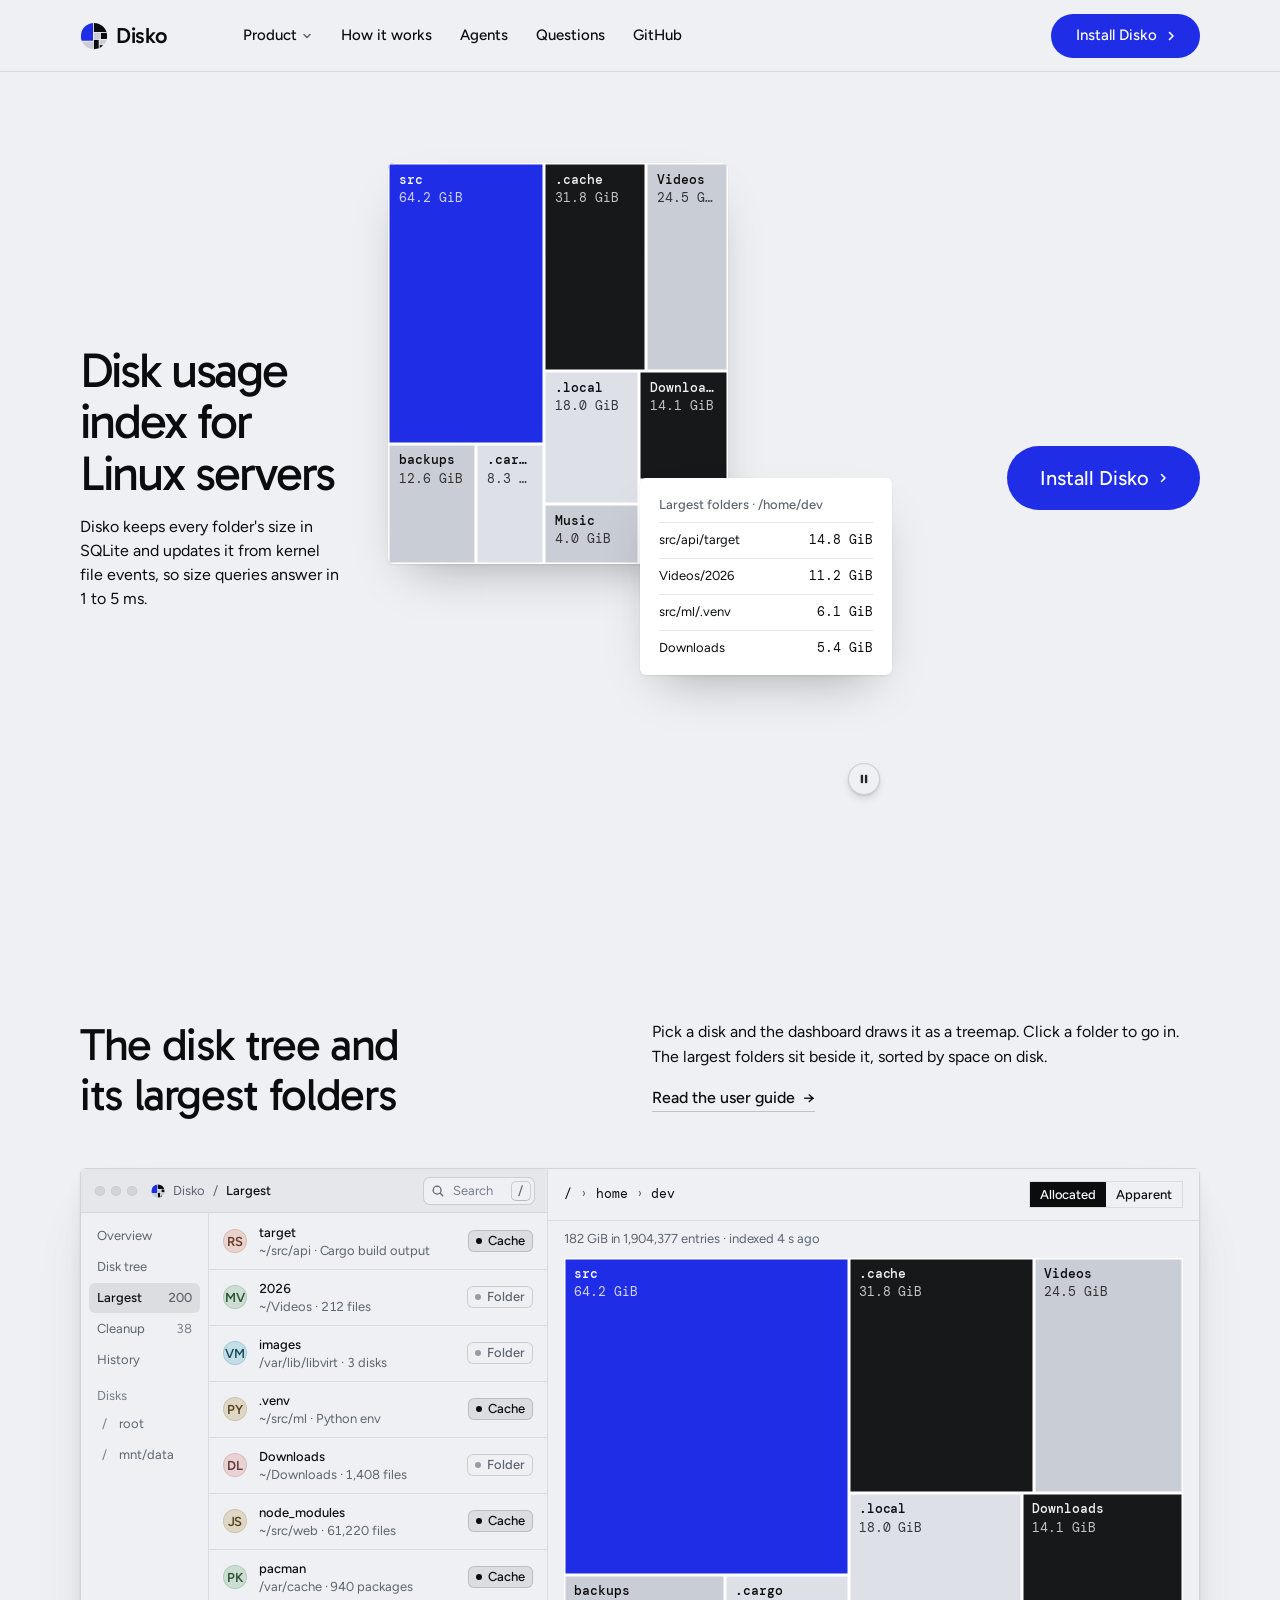
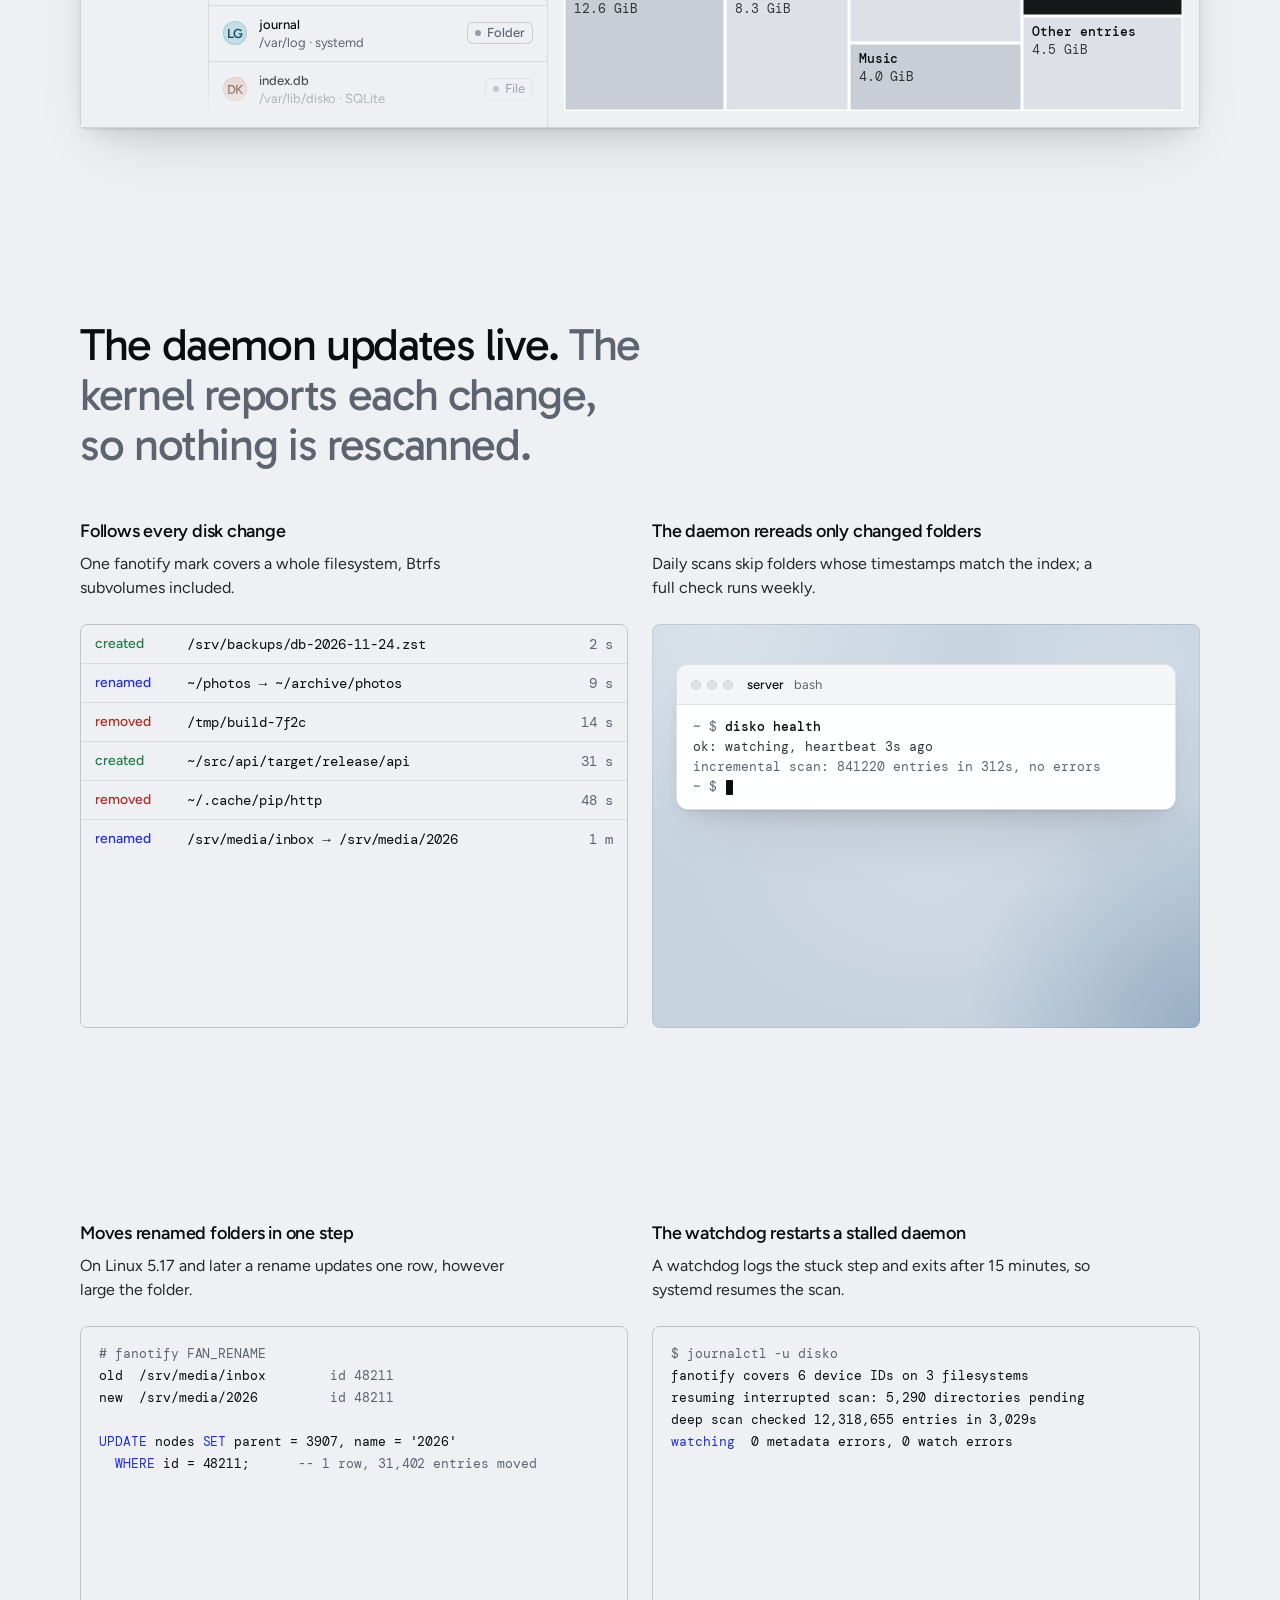
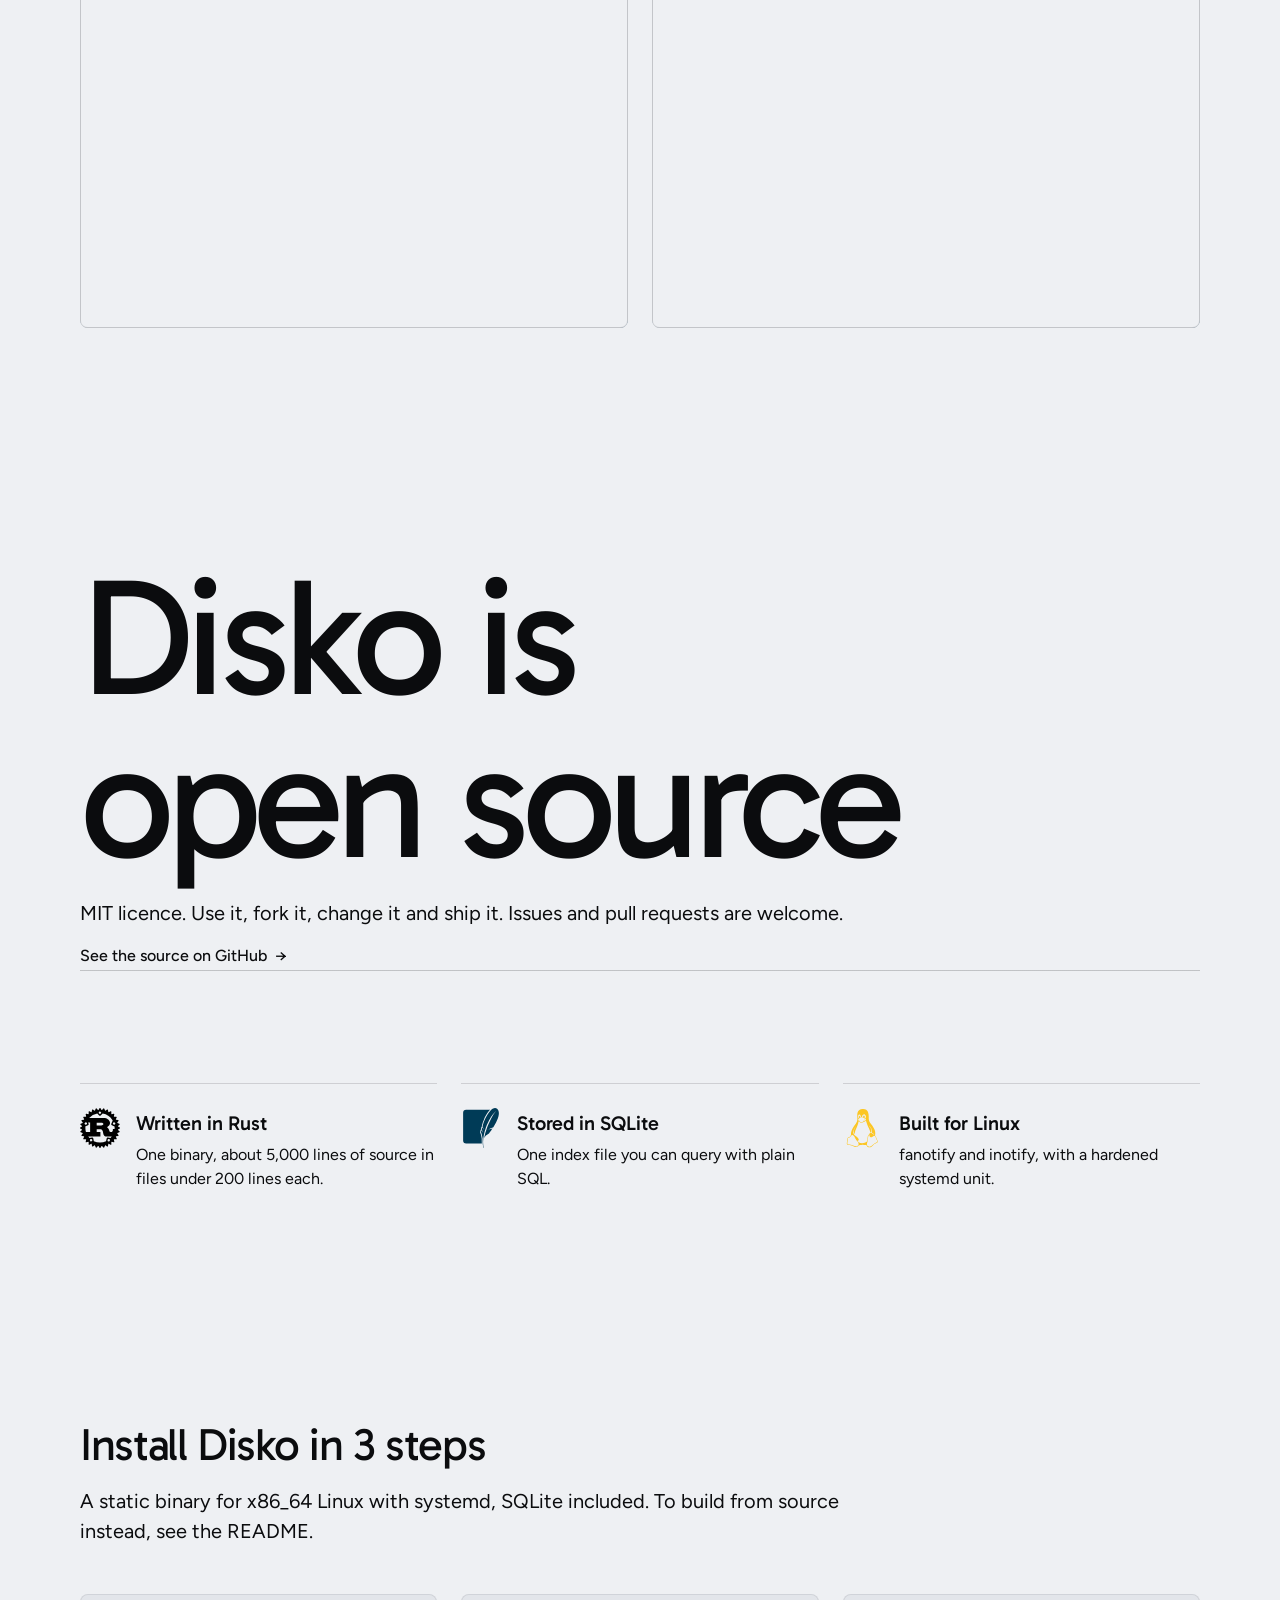
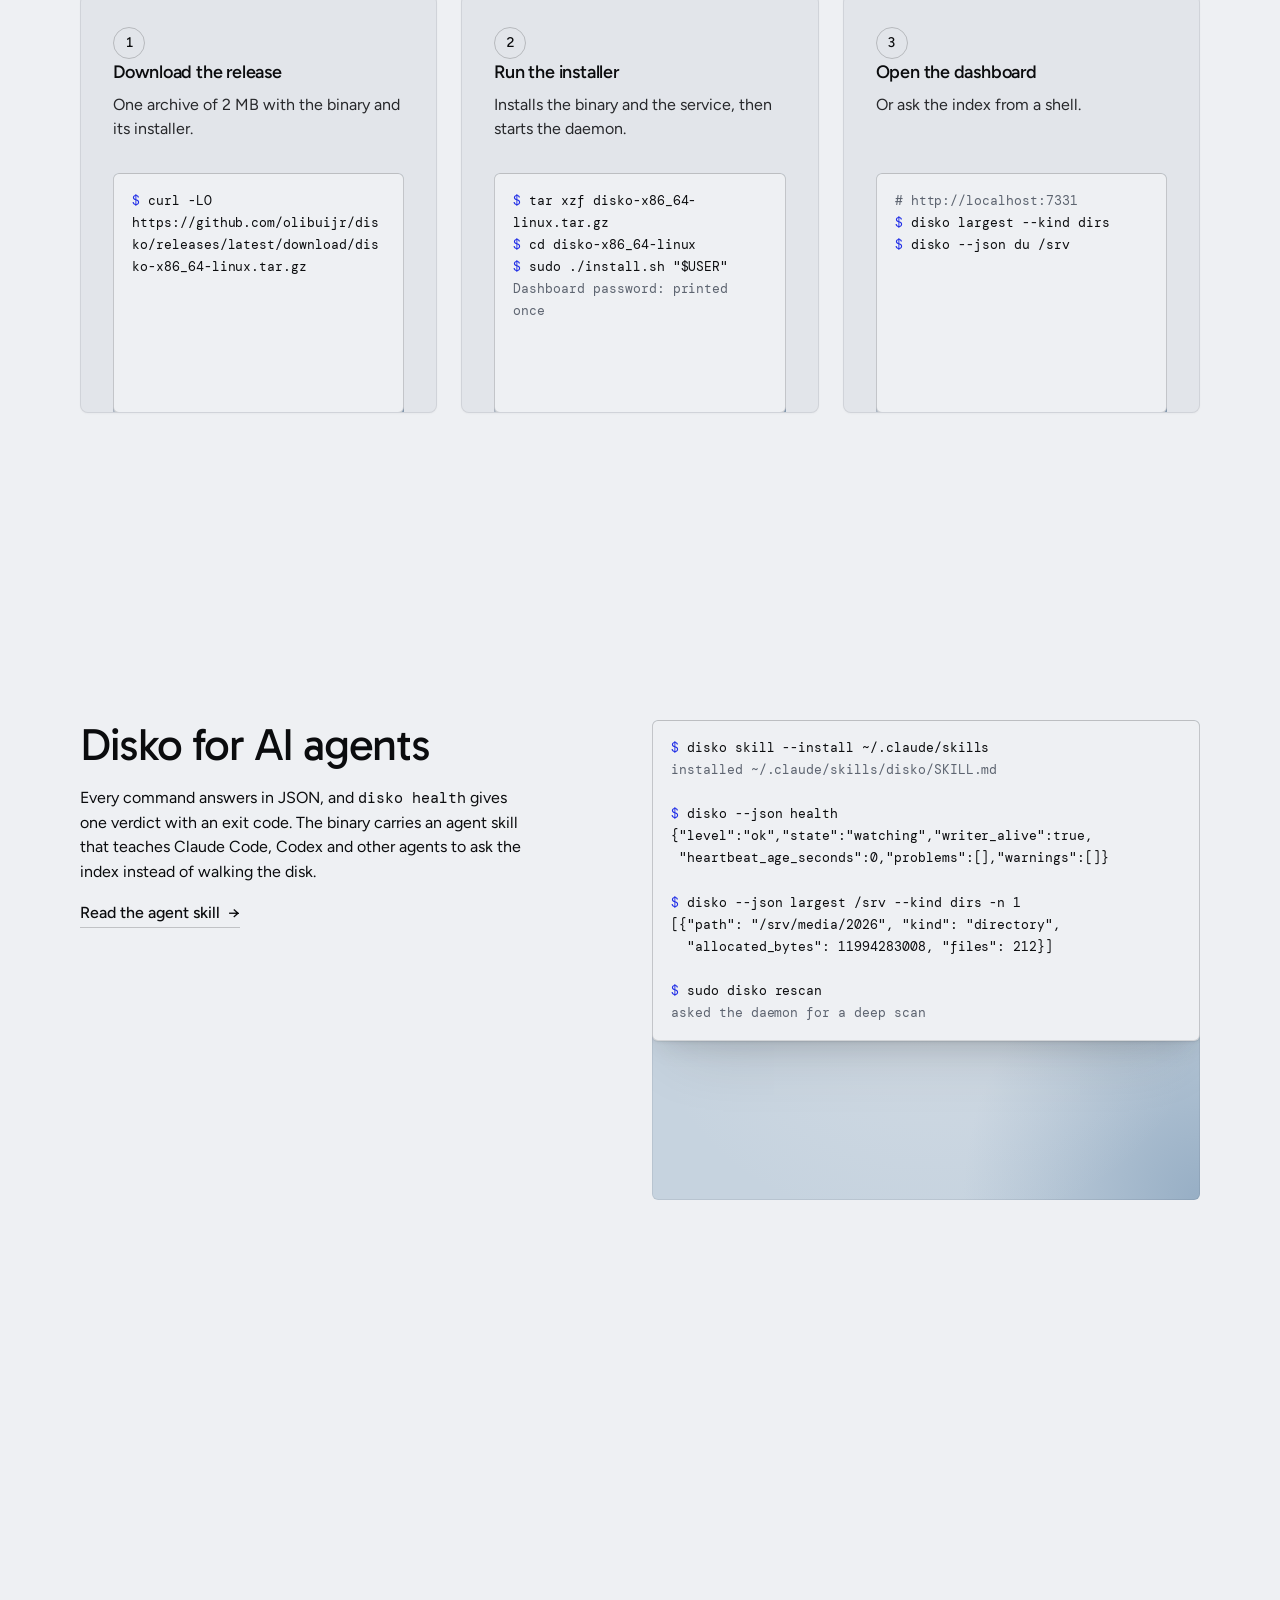
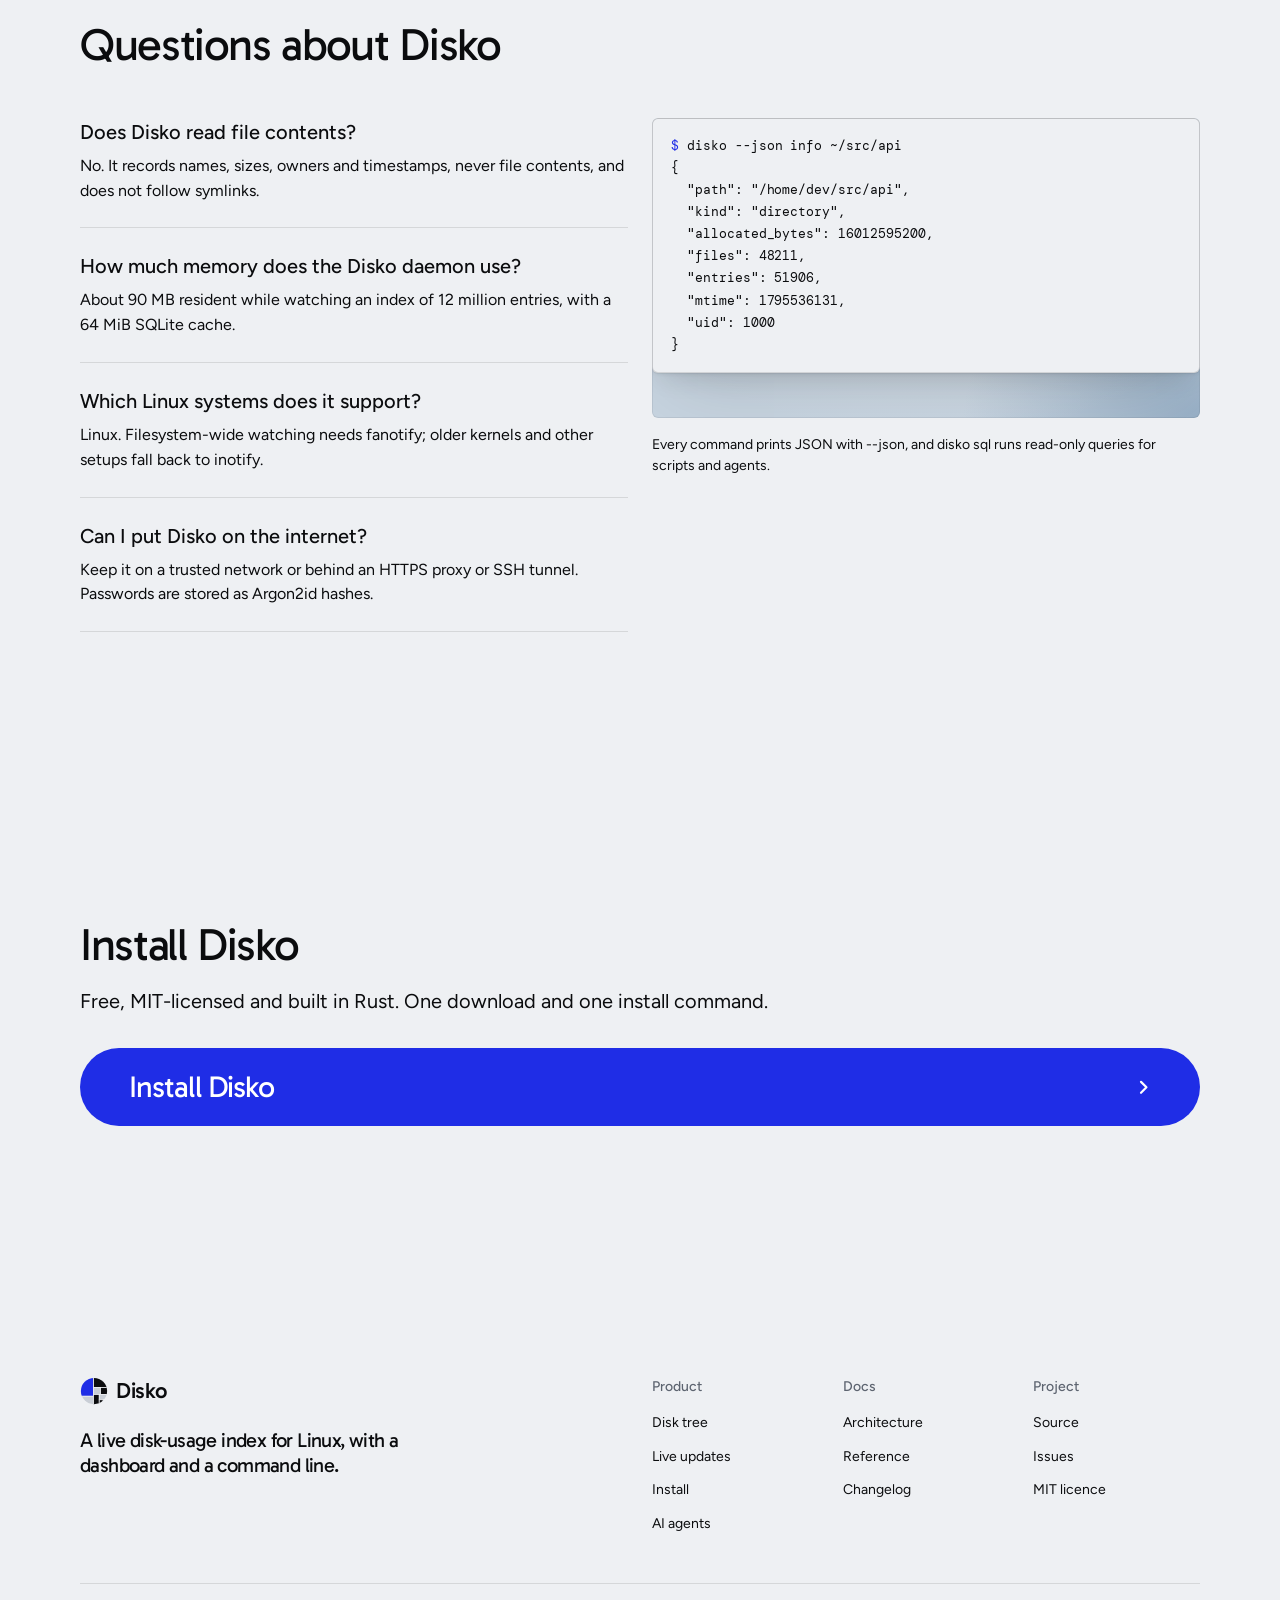
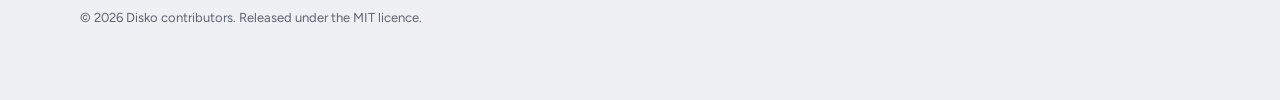
<file: site/index.html>
<!doctype html>
<html lang="en" data-type="software" data-radius="sharp" data-ground="sky" data-buttons="pill" data-motion>
<head>
<meta charset="utf-8">
<meta name="viewport" content="width=device-width, initial-scale=1, viewport-fit=cover">
<title>Disko: a live disk-usage index for Linux servers</title>
<meta name="description" content="Disko keeps the size of every folder in a SQLite index and updates it from kernel file events, so disk-usage questions answer in milliseconds. Free and MIT-licensed.">
<meta property="og:type" content="website">
<meta property="og:title" content="Disko: a live disk-usage index for Linux servers">
<meta property="og:description" content="Every folder's size, kept current from kernel file events. Free and MIT-licensed.">
<meta property="og:image" content="https://disko.olibuijr.com/share.jpg">
<meta property="og:url" content="https://disko.olibuijr.com/">
<link rel="canonical" href="https://disko.olibuijr.com/">
<meta name="twitter:card" content="summary_large_image">
<link rel="icon" href="favicon.svg" type="image/svg+xml">
<meta name="theme-color" content="#eef0f3">
<meta name="site-kind" content="software">
<meta name="page-type" content="software">
<link rel="preconnect" href="https://fonts.googleapis.com">
<link rel="preconnect" href="https://fonts.gstatic.com" crossorigin>
<link href="https://fonts.googleapis.com/css2?family=Gabarito:wght@400..700&family=Figtree:wght@400..600&family=DM+Mono:wght@400;500&display=swap" rel="stylesheet">
<link rel="stylesheet" href="assets/system.css">
<link rel="stylesheet" href="assets/ui/cards.css">
<link rel="stylesheet" href="assets/motion/motion.css">
<link rel="stylesheet" href="assets/backgrounds/backgrounds.css">
<link rel="stylesheet" href="assets/layout/layout.css">
<link rel="stylesheet" href="assets/icons/icon.css">
<!-- <html lang="en" data-radius="sharp">; keep this <style> after the links: layout.css resets --ly-scale -->
<style>
:root {
  --p-bg: #eef0f3; --p-surface: #e2e5ea; --p-ink: #0b0c0e; --p-muted: #5d6470;
  --p-accent: #1f2de6; --p-accent-ink: #ffffff; --p-action: #1f2de6; --p-action-ink: #ffffff;
  --p-inv-bg: #0b0c0e; --p-inv-surface: #17181a; --p-inv-ink: #eef0f3; --p-inv-muted: #8e8f92;
  --p-inv-accent: #eef0f3; --p-inv-accent-ink: #0b0c0e; --p-inv-action: #eef0f3; --p-inv-action-ink: #0b0c0e;
  --font-display: "Gabarito", system-ui, sans-serif;
  --font-text: "Figtree", system-ui, sans-serif;
  --font-mono: "DM Mono", ui-monospace, "SFMono-Regular", Menlo, Consolas, monospace;
  --display-weight: 400;
  --display-tracking: -0.03em;
  --display-tracking-xl: -0.04em;
  --ly-scale: 0.98;
}
</style>
<link rel="stylesheet" href="assets/ui/base.css">
<link rel="stylesheet" href="assets/ui/window/fragment.css">
<link rel="stylesheet" href="assets/ui/terminal-run/fragment.css">
<script>document.documentElement.classList.add('m-enter');setTimeout(()=>document.documentElement.classList.add('m-enter-done'),700)</script>
<script src="assets/backgrounds/backgrounds.js"></script>
<script>document.documentElement.classList.add('mo-js');setTimeout(()=>document.documentElement.classList.add('mo-safe'),2500)</script>
<link rel="modulepreload" href="assets/moments/moments.js">
<link rel="modulepreload" href="assets/moments/lib.js">
<link rel="modulepreload" href="assets/moments/liquid-type/moment.js">
<link rel="stylesheet" href="assets/moments/liquid-type/moment.css">
<style>
  .nav__logo img { width: 28px; height: 28px; }
  /* hero collage pieces: sized in % of the collage, text in container units */
  .ly-collage { container-type: inline-size; }
  .ly-collage .ly-piece { box-shadow: 0 1px 2px rgb(11 12 14 / .08), 0 22px 48px -22px rgb(11 12 14 / .35); background: #fff; color: var(--p-ink); }
  .pc { padding: 3.4cqw; display: grid; align-content: start; gap: 1.8cqw; font: 400 max(13px, 2cqw)/1.35 var(--font-text); }
  .pc .lbl { color: var(--p-muted); font: 500 max(13px, 1.8cqw)/1.2 var(--font-text); }
  .pc .ln { display: flex; justify-content: space-between; gap: 2cqw; padding-top: 1.4cqw; border-top: 1px solid #e6e8ec; }
  .pc .ln span:last-child { font-family: var(--font-mono); white-space: nowrap; }
  .pc .bar { height: 1.4cqw; background: #e2e5ea; position: relative; }
  .pc .bar i { position: absolute; inset: 0 auto 0 0; background: var(--p-accent); }
  .pc-term { background: #0b0c0e !important; color: #eef0f3 !important; font: 400 max(13px, 1.9cqw)/1.55 var(--font-mono); padding: 3.4cqw; display: grid; align-content: start; white-space: pre; }
  .pc-term .p { color: #8e9bff; } .pc-term .m { color: #8e8f92; }
  .pc-map { padding: 0; }
  .dk-map { position: absolute; inset: 0; }
  .dk-tile { position: absolute; box-shadow: inset 0 0 0 1.5px #fff; padding: 8px 10px; display: grid; align-content: start; gap: 2px; overflow: hidden; font: 400 13px/1.25 var(--font-text); }
  .dk-tile b { font-weight: 500; font-family: var(--font-mono); white-space: nowrap; overflow: hidden; text-overflow: ellipsis; }
  .dk-tile span { opacity: .8; font-family: var(--font-mono); white-space: nowrap; }
  .dk-tile--c { background: var(--p-accent); color: #fff; }
  .dk-tile--k { background: #17181a; color: #eef0f3; }
  .dk-tile--g { background: #c9ced6; color: #0b0c0e; }
  .dk-tile--h { background: #dde1e7; color: #0b0c0e; }
  .ly-collage .dk-tile { padding: 1.6cqw 2cqw; font-size: max(13px, 1.9cqw); }

  /* the app frame (sections-library.md, app-frame) */
  .app.ui { display: grid; grid-template-columns: minmax(0, 5fr) minmax(0, 7fr); margin-top: var(--s-7); background: var(--u-bg); border: 1px solid var(--u-border); border-radius: var(--u-r); box-shadow: var(--u-shadow); }
  .app > .app__pane { position: relative; min-width: 0; min-height: 0; overflow: hidden; }
  .app > .app__pane + .app__pane { border-left: 1px solid var(--u-line); }
  .app > .app__pane > .ui-panel { width: 100%; border: 0; border-radius: 0; box-shadow: none; }
  .app > .app__pane--list::after { content: ""; position: absolute; inset: auto 0 0 0; height: 64px; background: linear-gradient(transparent, var(--u-bg)); pointer-events: none; }
  @media (min-width: 1024px) and (max-width: 1279px) { .app.ui { grid-template-columns: minmax(0, 4fr) minmax(0, 8fr); } }
  @media (max-width: 1023px) {
    .app.ui { grid-template-columns: minmax(0, 1fr); grid-template-rows: auto minmax(0, 1fr); }
    .app > .app__pane--list { max-height: 252px; }
    .app > .app__pane--list::after { display: none; }
    .app .ui-win__side { display: none; }
    .app .ui-win__body { grid-template-columns: minmax(0, 1fr); }
    .app > .app__pane + .app__pane { border-left: 0; border-top: 1px solid var(--u-line); }
  }
  @media (max-width: 639px) {
    .app.ui { grid-template-rows: minmax(0, 1fr); }
    .app > .app__pane--list { display: none; }
    .app > .app__pane + .app__pane { border-top: 0; }
  }
  .dk-tree { display: grid; grid-template-rows: auto auto 1fr; height: 100%; }
  .dk-tree__bar { display: flex; align-items: center; gap: 10px; padding: 12px 16px; border-bottom: 1px solid var(--u-line); font: 400 13px/1.2 var(--font-mono); }
  .dk-tree__bar i { font-style: normal; color: var(--p-muted); }
  .dk-tree__seg { margin-left: auto; display: flex; border: 1px solid var(--u-line); font: 500 13px/1 var(--font-text); }
  .dk-tree__seg span { padding: 6px 10px; } .dk-tree__seg span:first-child { background: var(--p-ink); color: #fff; }
  .dk-tree__sum { padding: 10px 16px; font: 400 13px/1.3 var(--font-text); color: var(--p-muted); }
  .dk-tree__map { position: relative; margin: 0 16px 16px; }

  /* feature panels */
  #live .panel { --p-h: 300px; }
  #live .panel > .ui-panel, #install .panel > .ui-panel { height: 100%; }
  .dk-code { font-size: 14px; line-height: 1.8; padding: 20px 22px; }
  .dk-feed li { padding: 12px 16px; font-size: 14px; }
  @media (max-width: 639px) { #live .panel { --p-h: 180px; } #install .panel { --p-h: 200px; } #install .card .panel { min-height: 292px; } }
  .dk-feed { list-style: none; margin: 0; padding: 0; font: 400 13px/1.3 var(--font-mono); }
  .dk-feed li { display: grid; grid-template-columns: 80px 1fr auto; gap: 12px; padding: 10px 14px; border-top: 1px solid var(--u-line); }
  .dk-feed li:first-child { border-top: 0; }
  .dk-feed em { font-style: normal; font-family: var(--font-text); font-weight: 500; }
  .dk-feed .add { color: #1a7f4b; } .dk-feed .del { color: #b3261e; } .dk-feed .mv { color: var(--p-accent); }
  .dk-feed time { color: var(--p-muted); }
  .dk-feed span { overflow: hidden; text-overflow: ellipsis; white-space: nowrap; }
  .dk-code { margin: 0; padding: 16px 18px; font: 400 13px/1.7 var(--font-mono); white-space: pre; overflow: hidden; }
  .dk-code .p { color: var(--p-accent); } .dk-code .m { color: var(--p-muted); }

  /* the statement moment */
  #open > .wrap { display: grid; align-content: center; height: 100%; }
  #open .mo-lt__type { font-size: clamp(56px, 13vw, 200px); line-height: .98; letter-spacing: var(--display-tracking-xl); margin: 0; }
  #install .panel { --p-h: 240px; }
  #install .dk-code { white-space: pre-wrap; overflow-wrap: anywhere; }
  #faq .panel { --p-h: 300px; }
  #agents .panel { --p-h: 480px; }
  #agents code { font-family: var(--font-mono); font-size: .92em; }
  @media (max-width: 639px) { #agents .panel { --p-h: 420px; } }
  .dk-stack img { width: 40px; height: 40px; object-fit: contain; flex: none; }
  @media (max-width: 639px) { .ly-collage .dk-tile span { display: none; } }
  .dk-tile span { overflow: hidden; text-overflow: ellipsis; }
  @media (max-width: 1023px) { .dk-tile--s b, .dk-tile--s span { display: none; } }
  @media (max-width: 639px) { .dk-code { font-size: 12px; white-space: pre-wrap; overflow-wrap: anywhere; padding: 14px 16px; } .dk-feed li { grid-template-columns: 70px 1fr auto; font-size: 12px; } }
  .dk-stack { list-style: none; padding: 0; margin: var(--s-8) 0 0; }
  .dk-stack li { display: flex; gap: var(--s-4); align-items: flex-start; padding-top: var(--s-5); border-top: 1px solid rgb(11 12 14 / .14); }
  .dk-stack li span { display: grid; gap: 4px; }
  .dk-stack b { font-weight: 500; font-family: var(--font-display); font-size: var(--t-lead); }
  @media (max-width: 1023px) { .dk-stack li { grid-column: 1 / -1; } }
  /* a long real output line wraps on a phone, as it would in a narrow terminal */
  @media (max-width: 639px) { .ui-term__ln { white-space: pre-wrap; overflow-wrap: anywhere; } }
</style>
</head>
<body>
<!-- type: software
     deal: hero triptych, nav nav-mega, close close-type, footer footer-columns, rhythm space, buttons pill, mark: the Disko logo (codex concept, redrawn as SVG), grounds none
     palette cool-grey-cobalt (a cool, quiet ground and one cobalt accent read as a precise systems tool, like a terminal on a clean desk); type gabarito
     moments: liquid-type on #open -->
<header class="nav">
  <div class="wrap nav__bar">
    <a class="skip-link" href="#tree">Skip to content</a>
    <a class="nav__logo" href="#top"><img src="favicon.svg" alt="" width="28" height="28">Disko</a>
    <nav class="nav__links" aria-label="Main">
      <div class="nav__item">
        <a class="nav__link" href="#tree">Product <svg class="chev" viewBox="0 0 12 12" aria-hidden="true"><path d="M3 4.5l3 3 3-3" fill="none" stroke="currentColor" stroke-width="1.5" stroke-linecap="round" stroke-linejoin="round"/></svg></a>
        <div class="nav__menu">
          <div class="wrap grid">
            <div class="menu-col span-3">
              <p class="t-label">Dashboard</p>
              <a href="#tree">Disk tree<span>Treemap of any folder</span></a>
              <a href="#tree">Largest folders<span>Sorted by allocated size</span></a>
            </div>
            <div class="menu-col span-3">
              <p class="t-label">Daemon</p>
              <a href="#live">Live updates<span>Kernel events, no rescans</span></a>
              <a href="#install">Command line<span>JSON output and read-only SQL</span></a>
            </div>
          </div>
        </div>
      </div>
      <div class="nav__item"><a class="nav__link" href="#live">How it works</a></div>
      <div class="nav__item"><a class="nav__link" href="#agents">Agents</a></div>
      <div class="nav__item"><a class="nav__link" href="#faq">Questions</a></div>
      <div class="nav__item"><a class="nav__link" href="https://github.com/olibuijr/disko">GitHub</a></div>
    </nav>
    <div class="nav__actions">
      <a class="btn btn--primary" href="#install">Install Disko</a>
    </div>
    <button class="nav__toggle" type="button" aria-expanded="false" aria-label="Menu">
      <svg width="18" height="18" viewBox="0 0 18 18" aria-hidden="true"><path d="M2 5h14M2 13h14" stroke="currentColor" stroke-width="1.6" stroke-linecap="round"/></svg>
    </button>
  </div>
</header>

<main id="top">
  <section class="hero hero--triptych" data-enter aria-labelledby="hero-h">
    <div class="wrap"><div class="hero-text grid hero__grid">
      <div class="span-3">
        <h1 id="hero-h">Disk usage index for Linux servers</h1>
        <p class="hero__lead">Disko keeps every folder's size in SQLite and updates it from kernel file events, so size queries answer in 1 to 5 ms.</p>
      </div>
      <div class="ly-collage span-6 start-4" role="img" aria-label="Disko's treemap of a home folder, its largest-folder list, a terminal running disko du and a feed of file changes">
        <div class="ly-collage__set is-on">
          <div class="ly-piece pc-map ui" style="left: 4%; top: 6%; width: 62%; height: 56%"><div class="dk-map">
                <div class="dk-tile dk-tile--c" style="left:0%;top:0%;width:46%;height:70%"><b>src</b><span>64.2 GiB</span></div><div class="dk-tile dk-tile--k" style="left:46%;top:0%;width:30%;height:52%"><b>.cache</b><span>31.8 GiB</span></div><div class="dk-tile dk-tile--g dk-tile--s" style="left:76%;top:0%;width:24%;height:52%"><b>Videos</b><span>24.5 GiB</span></div><div class="dk-tile dk-tile--h dk-tile--s" style="left:46%;top:52%;width:28%;height:33%"><b>.local</b><span>18.0 GiB</span></div><div class="dk-tile dk-tile--k dk-tile--s" style="left:74%;top:52%;width:26%;height:27%"><b>Downloads</b><span>14.1 GiB</span></div><div class="dk-tile dk-tile--g dk-tile--s" style="left:0%;top:70%;width:26%;height:30%"><b>backups</b><span>12.6 GiB</span></div><div class="dk-tile dk-tile--h dk-tile--s" style="left:26%;top:70%;width:20%;height:30%"><b>.cargo</b><span>8.3 GiB</span></div><div class="dk-tile dk-tile--g dk-tile--s" style="left:46%;top:85%;width:28%;height:15%"><b>Music</b><span>4.0 GiB</span></div><div class="dk-tile dk-tile--h dk-tile--s" style="left:74%;top:79%;width:26%;height:21%"><b>Other</b><span>4.5 GiB</span></div>
          </div></div>
          <div class="ly-piece pc" style="left: 50%; top: 50%; width: 46%">
            <span class="lbl">Largest folders · /home/dev</span>
            <div class="ln"><span>src/api/target</span><span>14.8 GiB</span></div>
            <div class="ln"><span>Videos/2026</span><span>11.2 GiB</span></div>
            <div class="ln"><span>src/ml/.venv</span><span>6.1 GiB</span></div>
            <div class="ln"><span>Downloads</span><span>5.4 GiB</span></div>
          </div>
        </div>
        <div class="ly-collage__set" aria-hidden="true">
          <div class="ly-piece pc-term" style="left: 4%; top: 14%; width: 66%; height: 40%"><span><span class="p">$</span> disko du /home/dev</span>
<span>  64.2 GiB  src</span>
<span>  31.8 GiB  .cache</span>
<span>  24.5 GiB  Videos</span>
<span>  18.0 GiB  .local</span>
<span>  14.1 GiB  Downloads</span>
<span class="m">answered in 3 ms from the index</span></div>
          <div class="ly-piece pc" style="left: 46%; top: 56%; width: 50%">
            <span class="lbl">Status</span>
            <div class="ln"><span>Watching</span><span>fanotify</span></div>
            <div class="ln"><span>Entries</span><span>12,318,655</span></div>
            <div class="ln"><span>Last scan</span><span>incremental</span></div>
          </div>
        </div>
        <div class="ly-collage__set" aria-hidden="true">
          <div class="ly-piece pc" style="left: 4%; top: 6%; width: 58%">
            <span class="lbl">Recent changes</span>
            <div class="ln"><span>created  build/app.tar</span><span>2 s</span></div>
            <div class="ln"><span>renamed  photos → archive</span><span>9 s</span></div>
            <div class="ln"><span>removed  tmp/cache-7f2</span><span>14 s</span></div>
            <div class="ln"><span>modified  index.db</span><span>21 s</span></div>
          </div>
          <div class="ly-piece pc" style="left: 40%; top: 54%; width: 56%">
            <span class="lbl">Cleanup · build output and caches</span>
            <div class="ln"><span>target/</span><span>14.8 GiB</span></div>
            <div class="bar"><i style="width: 88%"></i></div>
            <div class="ln"><span>node_modules/</span><span>2.1 GiB</span></div>
            <div class="bar"><i style="width: 13%"></i></div>
          </div>
        </div>
      </div>
      <div class="span-3 start-10 hero__cta"><a class="btn btn--primary" href="#install">Install Disko</a></div>
    </div></div>
  </section>

  <section class="section" id="tree" aria-labelledby="tree-h">
    <div class="wrap">
      <div class="grid grid--top">
        <h2 id="tree-h" class="span-5">The disk tree and its largest folders</h2>
        <div class="span-6 start-7 stack-4">
          <p>Pick a disk and the dashboard draws it as a treemap. Click a folder to go in. The largest folders sit beside it, sorted by space on disk.</p>
          <a class="link" href="https://github.com/olibuijr/disko#user-guide">Read the user guide</a>
        </div>
      </div>
      <div class="ui app fill" role="img" aria-label="The Disko dashboard: a list of the largest folders beside a treemap of /home/dev" data-ui-pause-host>
        <div class="app__pane app__pane--list">
          <div class="ui ui-panel ui-win" data-ui="window">
            <div class="ui-win__bar">
              <span class="ui-dots" aria-hidden="true"><i></i><i></i><i></i></span>
              <span class="ui-win__crumb"><img loading="lazy" class="ui-brand" src="favicon.svg" alt="" width="14" height="14">Disko <i>/</i> <b>Largest</b></span>
              <span class="ui-spacer"></span>
              <span class="ui-win__search" aria-hidden="true"><svg class="ui-icon" viewBox="0 0 16 16"><circle cx="7" cy="7" r="4.5"/><path d="m10.5 10.5 3 3"/></svg><span class="ui-win__ph">Search</span><span class="ui-kbd">/</span></span>
            </div>
            <div class="ui-win__body">
              <nav class="ui-win__side" aria-hidden="true">
                <span class="ui-win__nav">Overview</span>
                <span class="ui-win__nav">Disk tree</span>
                <span class="ui-win__nav is-on">Largest<em>200</em></span>
                <span class="ui-win__nav">Cleanup<em>38</em></span>
                <span class="ui-win__nav">History</span>
                <span class="ui-win__label">Disks</span>
                <span class="ui-win__nav"><span class="ui-win__hash">/</span>root</span>
                <span class="ui-win__nav"><span class="ui-win__hash">/</span>mnt/data</span>
              </nav>
              <div class="ui-win__main">
                <div class="ui-win__cols" aria-hidden="true"><span>Folder</span><span>Path</span><span>Kind</span><span>Size</span></div>
                <ul class="ui-win__rows">
              <li class="ui-win__row" data-row><span class="ui-avatar" data-tone="1">RS</span><span class="ui-win__who">target</span><span class="ui-win__sub">~/src/api · Cargo build output</span><span class="ui-win__st is-you" data-st>Cache</span><span class="ui-win__age">14.8 GiB</span></li>
              <li class="ui-win__row" data-row><span class="ui-avatar" data-tone="3">MV</span><span class="ui-win__who">2026</span><span class="ui-win__sub">~/Videos · 212 files</span><span class="ui-win__st" data-st>Folder</span><span class="ui-win__age">11.2 GiB</span></li>
              <li class="ui-win__row" data-row><span class="ui-avatar" data-tone="4">VM</span><span class="ui-win__who">images</span><span class="ui-win__sub">/var/lib/libvirt · 3 disks</span><span class="ui-win__st" data-st>Folder</span><span class="ui-win__age">9.6 GiB</span></li>
              <li class="ui-win__row" data-row><span class="ui-avatar" data-tone="2">PY</span><span class="ui-win__who">.venv</span><span class="ui-win__sub">~/src/ml · Python env</span><span class="ui-win__st is-you" data-st>Cache</span><span class="ui-win__age">6.1 GiB</span></li>
              <li class="ui-win__row" data-row><span class="ui-avatar" data-tone="5">DL</span><span class="ui-win__who">Downloads</span><span class="ui-win__sub">~/Downloads · 1,408 files</span><span class="ui-win__st" data-st>Folder</span><span class="ui-win__age">5.4 GiB</span></li>
              <li class="ui-win__row" data-row><span class="ui-avatar" data-tone="2">JS</span><span class="ui-win__who">node_modules</span><span class="ui-win__sub">~/src/web · 61,220 files</span><span class="ui-win__st is-you" data-st>Cache</span><span class="ui-win__age">2.1 GiB</span></li>
              <li class="ui-win__row" data-row><span class="ui-avatar" data-tone="3">PK</span><span class="ui-win__who">pacman</span><span class="ui-win__sub">/var/cache · 940 packages</span><span class="ui-win__st is-you" data-st>Cache</span><span class="ui-win__age">1.9 GiB</span></li>
              <li class="ui-win__row" data-row><span class="ui-avatar" data-tone="4">LG</span><span class="ui-win__who">journal</span><span class="ui-win__sub">/var/log · systemd</span><span class="ui-win__st" data-st>Folder</span><span class="ui-win__age">1.2 GiB</span></li>
              <li class="ui-win__row" data-row><span class="ui-avatar" data-tone="1">DK</span><span class="ui-win__who">index.db</span><span class="ui-win__sub">/var/lib/disko · SQLite</span><span class="ui-win__st is-done" data-st>File</span><span class="ui-win__age">980 MiB</span></li>
              <li class="ui-win__row" data-row><span class="ui-avatar" data-tone="5">TH</span><span class="ui-win__who">thumbnails</span><span class="ui-win__sub">~/.cache · 18,330 files</span><span class="ui-win__st is-you" data-st>Cache</span><span class="ui-win__age">610 MiB</span></li>
                </ul>
              </div>
            </div>
          </div>
        </div>
        <div class="app__pane app__pane--open">
          <div class="ui ui-panel dk-tree">
            <div class="dk-tree__bar"><span>/ <i>›</i> home <i>›</i> dev</span><span class="dk-tree__seg"><span>Allocated</span><span>Apparent</span></span></div>
            <p class="dk-tree__sum">182 GiB in 1,904,377 entries · indexed 4 s ago</p>
            <div class="dk-tree__map">
                <div class="dk-tile dk-tile--c" style="left:0%;top:0%;width:46%;height:70%"><b>src</b><span>64.2 GiB</span></div>
                <div class="dk-tile dk-tile--k" style="left:46%;top:0%;width:30%;height:52%"><b>.cache</b><span>31.8 GiB</span></div>
                <div class="dk-tile dk-tile--g dk-tile--s" style="left:76%;top:0%;width:24%;height:52%"><b>Videos</b><span>24.5 GiB</span></div>
                <div class="dk-tile dk-tile--h dk-tile--s" style="left:46%;top:52%;width:28%;height:33%"><b>.local</b><span>18.0 GiB</span></div>
                <div class="dk-tile dk-tile--k dk-tile--s" style="left:74%;top:52%;width:26%;height:27%"><b>Downloads</b><span>14.1 GiB</span></div>
                <div class="dk-tile dk-tile--g dk-tile--s" style="left:0%;top:70%;width:26%;height:30%"><b>backups</b><span>12.6 GiB</span></div>
                <div class="dk-tile dk-tile--h dk-tile--s" style="left:26%;top:70%;width:20%;height:30%"><b>.cargo</b><span>8.3 GiB</span></div>
                <div class="dk-tile dk-tile--g dk-tile--s" style="left:46%;top:85%;width:28%;height:15%"><b>Music</b><span>4.0 GiB</span></div>
                <div class="dk-tile dk-tile--h dk-tile--s" style="left:74%;top:79%;width:26%;height:21%"><b>Other entries</b><span>4.5 GiB</span></div>
            </div>
          </div>
        </div>
      </div>
    </div>
  </section>

  <section class="section g2" id="live" aria-labelledby="live-h">
    <div class="wrap">
      <div class="group">
        <div class="section-head">
          <h2 id="live-h">The daemon updates live. <span class="muted">The kernel reports each change, so nothing is rescanned.</span></h2>
        </div>
        <div class="grid">
          <article class="card card--row card--open span-6">
            <h3>Follows every disk change</h3>
            <p>One fanotify mark covers a whole filesystem, Btrfs subvolumes included.</p>
            <div class="panel"><div class="ui ui-panel" style="width:100%">
              <ul class="dk-feed">
                <li><em class="add">created</em><span>/srv/backups/db-2026-11-24.zst</span><time>2 s</time></li>
                <li><em class="mv">renamed</em><span>~/photos → ~/archive/photos</span><time>9 s</time></li>
                <li><em class="del">removed</em><span>/tmp/build-7f2c</span><time>14 s</time></li>
                <li><em class="add">created</em><span>~/src/api/target/release/api</span><time>31 s</time></li>
                <li><em class="del">removed</em><span>~/.cache/pip/http</span><time>48 s</time></li>
                <li><em class="mv">renamed</em><span>/srv/media/inbox → /srv/media/2026</span><time>1 m</time></li>
              </ul>
            </div></div>
          </article>
          <article class="card card--row card--open span-6">
            <h3>The daemon rereads only changed folders</h3>
            <p>Daily scans skip folders whose timestamps match the index; a full check runs weekly.</p>
            <div class="panel">
              <div class="stage stage--fade-b"><div class="at-rise fit" style="--fit-max:520px;--ax:max(24px, 50% - 260px);--ay:40px;--ay-sm:16px" data-ui-loop>
                <div class="ui ui-panel ui-term" data-ui="terminal-run">
                  <div class="ui-term__head"><span class="ui-dots" aria-hidden="true"><i></i><i></i><i></i></span><span class="ui-term__title">server</span><span class="ui-meta">bash</span><span class="ui-spacer"></span></div>
                  <div class="ui-term__screen" data-term-screen>
                    <div class="ui-term__track" data-term-track>
                      <div class="ui-term__ln ui-term__cmd"><span class="ui-term__cwd">~</span><span class="ui-term__sig">$</span><span class="ui-term__typed" data-term-cmd>disko health</span></div>
                      <div class="ui-term__ln" data-term-out><span>ok: watching, heartbeat 3s ago</span></div>
                      <div class="ui-term__ln" data-term-out><span class="ui-term__dim">incremental scan: 841220 entries in 312s, no errors</span></div>
                      <div class="ui-term__ln ui-term__cmd" data-term-next><span class="ui-term__cwd">~</span><span class="ui-term__sig">$</span><span class="ui-term__typed"></span><i class="ui-term__caret" aria-hidden="true"></i></div>
                    </div>
                  </div>
                </div>
              </div></div>
            </div>
          </article>
        </div>
      </div>
      <div class="grid">
        <article class="card card--row card--open span-6">
          <h3>Moves renamed folders in one step</h3>
          <p>On Linux 5.17 and later a rename updates one row, however large the folder.</p>
          <div class="panel"><div class="ui ui-panel" style="width:100%"><pre class="dk-code"><span class="m"># fanotify FAN_RENAME</span>
old  /srv/media/inbox        <span class="m">id 48211</span>
new  /srv/media/2026         <span class="m">id 48211</span>

<span class="p">UPDATE</span> nodes <span class="p">SET</span> parent = 3907, name = '2026'
  <span class="p">WHERE</span> id = 48211;      <span class="m">-- 1 row, 31,402 entries moved</span></pre></div></div>
        </article>
        <article class="card card--row card--open span-6">
          <h3>The watchdog restarts a stalled daemon</h3>
          <p>A watchdog logs the stuck step and exits after 15 minutes, so systemd resumes the scan.</p>
          <div class="panel"><div class="ui ui-panel" style="width:100%"><pre class="dk-code"><span class="m">$ journalctl -u disko</span>
fanotify covers 6 device IDs on 3 filesystems
resuming interrupted scan: 5,290 directories pending
deep scan checked 12,318,655 entries in 3,029s
<span class="p">watching</span>  0 metadata errors, 0 watch errors</pre></div></div>
        </article>
      </div>
    </div>
  </section>

  <section class="section" id="open" aria-labelledby="open-h">
    <div class="wrap">
      <div data-moment="liquid-type" class="section-head" style="max-width:none">
        <h2 id="open-h" class="mo-lt__type">Disko is open source</h2>
        <p class="t-lead">MIT licence. Use it, fork it, change it and ship it. Issues and pull requests are welcome.</p>
        <a class="link" href="https://github.com/olibuijr/disko">See the source on GitHub</a>
      </div>
      <ul class="dk-stack grid">
        <li class="span-4"><img loading="lazy" class="ic ic-40 ic-ink" src="assets/icons/rust.svg" alt="" width="40" height="40"><span><b>Written in Rust</b>One binary, about 5,000 lines of source in files under 200 lines each.</span></li>
        <li class="span-4"><img loading="lazy" class="ic ic-40" src="assets/icons/sqlite.svg" alt="" width="40" height="40"><span><b>Stored in SQLite</b>One index file you can query with plain SQL.</span></li>
        <li class="span-4"><img loading="lazy" class="ic ic-40" src="assets/icons/linux.svg" alt="" width="33" height="40"><span><b>Built for Linux</b>fanotify and inotify, with a hardened systemd unit.</span></li>
      </ul>
    </div>
  </section>

  <section class="section" id="install" style="--hm: 2" aria-labelledby="install-h">
    <div class="wrap">
      <div class="section-head">
        <h2 id="install-h">Install Disko in 3 steps</h2>
        <p>A static binary for x86_64 Linux with systemd, SQLite included. To build from source instead, see the README.</p>
      </div>
      <div class="grid">
        <article class="card card--row span-4">
          <span class="step-num">1</span>
          <h3>Download the release</h3>
          <p>One archive of 2 MB with the binary and its installer.</p>
          <div class="panel"><div class="ui ui-panel" style="width:100%"><pre class="dk-code"><span class="p">$</span> curl -LO https://github.com/olibuijr/disko/releases/latest/download/disko-x86_64-linux.tar.gz</pre></div></div>
        </article>
        <article class="card card--row span-4">
          <span class="step-num">2</span>
          <h3>Run the installer</h3>
          <p>Installs the binary and the service, then starts the daemon.</p>
          <div class="panel"><div class="ui ui-panel" style="width:100%"><pre class="dk-code"><span class="p">$</span> tar xzf disko-x86_64-linux.tar.gz
<span class="p">$</span> cd disko-x86_64-linux
<span class="p">$</span> sudo ./install.sh "$USER"
<span class="m">Dashboard password: printed once</span></pre></div></div>
        </article>
        <article class="card card--row span-4">
          <span class="step-num">3</span>
          <h3>Open the dashboard</h3>
          <p>Or ask the index from a shell.</p>
          <div class="panel"><div class="ui ui-panel" style="width:100%"><pre class="dk-code"><span class="m"># http://localhost:7331</span>
<span class="p">$</span> disko largest --kind dirs
<span class="p">$</span> disko --json du /srv</pre></div></div>
        </article>
      </div>
    </div>
  </section>

  <section class="section" id="agents" aria-labelledby="agents-h">
    <div class="wrap">
      <div class="grid grid--top">
        <div class="span-5 stack-4">
          <h2 id="agents-h">Disko for AI agents</h2>
          <p>Every command answers in JSON, and <code>disko health</code> gives one verdict with an exit code. The binary carries an agent skill that teaches Claude Code, Codex and other agents to ask the index instead of walking the disk.</p>
          <a class="link" href="https://github.com/olibuijr/disko/blob/main/skills/disko/SKILL.md">Read the agent skill</a>
        </div>
        <div class="span-6 start-7">
          <div class="panel"><div class="ui ui-panel" style="width:100%"><pre class="dk-code"><span class="p">$</span> disko skill --install ~/.claude/skills
<span class="m">installed ~/.claude/skills/disko/SKILL.md</span>

<span class="p">$</span> disko --json health
{"level":"ok","state":"watching","writer_alive":true,
 "heartbeat_age_seconds":0,"problems":[],"warnings":[]}

<span class="p">$</span> disko --json largest /srv --kind dirs -n 1
[{"path": "/srv/media/2026", "kind": "directory",
  "allocated_bytes": 11994283008, "files": 212}]

<span class="p">$</span> sudo disko rescan
<span class="m">asked the daemon for a deep scan</span></pre></div></div>
        </div>
      </div>
    </div>
  </section>

  <section class="section" id="faq" aria-labelledby="faq-h">
    <div class="wrap">
      <div class="section-head"><h2 id="faq-h">Questions about Disko</h2></div>
      <div class="grid grid--top">
      <div class="faq span-6">
        <div class="faq__item"><h3>Does Disko read file contents?</h3><p>No. It records names, sizes, owners and timestamps, never file contents, and does not follow symlinks.</p></div>
        <div class="faq__item"><h3>How much memory does the Disko daemon use?</h3><p>About 90 MB resident while watching an index of 12 million entries, with a 64 MiB SQLite cache.</p></div>
        <div class="faq__item"><h3>Which Linux systems does it support?</h3><p>Linux. Filesystem-wide watching needs fanotify; older kernels and other setups fall back to inotify.</p></div>
        <div class="faq__item"><h3>Can I put Disko on the internet?</h3><p>Keep it on a trusted network or behind an HTTPS proxy or SSH tunnel. Passwords are stored as Argon2id hashes.</p></div>
      </div>
      <div class="span-6 start-7 stack-4">
        <div class="panel"><div class="ui ui-panel" style="width:100%"><pre class="dk-code"><span class="p">$</span> disko --json info ~/src/api
{
  "path": "/home/dev/src/api",
  "kind": "directory",
  "allocated_bytes": 16012595200,
  "files": 48211,
  "entries": 51906,
  "mtime": 1795536131,
  "uid": 1000
}</pre></div></div>
        <p class="t-small">Every command prints JSON with --json, and disko sql runs read-only queries for scripts and agents.</p>
      </div>
      </div>
    </div>
  </section>
</main>

<footer class="footer closing" id="contact" aria-labelledby="close-h">
  <div class="wrap">
    <div class="closing__cta close--type">
      <div class="section-head">
        <h2 id="close-h">Install Disko</h2>
        <p>Free, MIT-licensed and built in Rust. One download and one install command.</p>
      </div>
      <a class="btn btn--primary btn--xl btn--wide" href="#install">Install Disko<svg class="m-arrow" viewBox="0 0 12 12" aria-hidden="true"><path class="m-arrow__stem" d="M1 6h8"/><path class="m-arrow__head" d="M4.5 2.5 8 6l-3.5 3.5"/></svg></a>
    </div>
    <div class="closing__links">
      <div class="grid">
        <div class="span-4 stack-4">
          <a class="nav__logo" href="#top"><img loading="lazy" src="favicon.svg" alt="" width="28" height="28">Disko</a>
          <p class="footer__lede">A live disk-usage index for Linux, with a dashboard and a command line.</p>
        </div>
        <div class="span-2 start-7 footer__col"><h3>Product</h3><ul><li><a href="#tree">Disk tree</a></li><li><a href="#live">Live updates</a></li><li><a href="#install">Install</a></li><li><a href="#agents">AI agents</a></li></ul></div>
        <div class="span-2 footer__col"><h3>Docs</h3><ul><li><a href="https://github.com/olibuijr/disko/blob/main/docs/architecture.md">Architecture</a></li><li><a href="https://github.com/olibuijr/disko/blob/main/docs/reference.md">Reference</a></li><li><a href="https://github.com/olibuijr/disko/blob/main/CHANGELOG.md">Changelog</a></li></ul></div>
        <div class="span-2 footer__col"><h3>Project</h3><ul><li><a href="https://github.com/olibuijr/disko">Source</a></li><li><a href="https://github.com/olibuijr/disko/issues">Issues</a></li><li><a href="https://github.com/olibuijr/disko/blob/main/LICENSE">MIT licence</a></li></ul></div>
      </div>
      <div class="footer__legal">
        <span>&copy; 2026 Disko contributors. Released under the MIT licence.</span>
      </div>
    </div>
  </div>
</footer>

<script type="module" src="assets/system.js"></script>
<script type="module" src="assets/motion/motion.js"></script>
<script type="module" src="assets/layout/layout.js"></script>
</body>
</html>
</file>
<file: site/assets/system.css>
/*
  taste-skill system.css - the one system for the page. Link it first, then assets/ui/cards.css (the
  feature card, its panel and the fragment placements), then set the palette (--p-*), the fonts and
  the radius set on :root in the page (node scripts/start.mjs prints that block).
  Do not add a second grid, spacing scale, type scale, radius scale, button or card style.
*/

/* ---------------------------------------------------------------- tokens */
:root {
  /* palette (hex only; fx.js reads --bg --surface --ink --muted --accent --accent-ink) */
  --p-bg: #ffffff;
  --p-surface: #f4f4f4;
  --p-ink: #111111;
  --p-muted: #6b6b6b;
  --p-accent: #1a4be0;
  --p-accent-ink: #ffffff;
  --p-action: #1a4be0;      /* buttons, links, focus: the accent, or the ink when the accent is too pale */
  --p-action-ink: #ffffff;
  --p-inv-bg: #111111;
  --p-inv-surface: #1c1c1c;
  --p-inv-ink: #f4f4f4;
  --p-inv-muted: #a3a3a3;
  --p-inv-accent: #ffffff;
  --p-inv-accent-ink: #111111;
  --p-inv-action: #ffffff;
  --p-inv-action-ink: #111111;
  /* the lit ground behind UI and in the closing band (references/cards.md), one per page, tech pages only
     (none on kind other, which is flat): <html data-ground="sand|sky|sage|painting">. system.js gives it to every ground
     that holds UI, on light and dark pages alike; --hue on one panel changes only its accent */
  --ground-bg: #d9ccb7; --ground-surface: #e9e0d2; --ground-ink: #2a2622; --ground-muted: #5a534a; --ground-accent: #a8794a;

  /* fonts */
  --font-display: system-ui, -apple-system, "Segoe UI", sans-serif;
  --font-text: system-ui, -apple-system, "Segoe UI", sans-serif;
  --font-mono: ui-monospace, "SFMono-Regular", Menlo, Consolas, monospace;
  --display-weight: 400;    /* headlines 400; 500 on a tech page (software, gaming, hardware) */
  --display-tracking: -0.025em;

  /* the page rhythm (references/layout-v4.md): one section per screen. The header is fixed and
     --nav tall; every section is padded --padt above and --padb (plus the phone action bar, --bar)
     below, and is exactly one or two screens tall (--h: 1 or 2; --hm on a phone). The hero's words
     start --hgap under the header and its content ends --hpadb above the fold. */
  --nav: 72px;
  --padt: 120px;
  --padb: 72px;
  --hgap: 48px;
  --hpadb: 64px;
  --bar: 0px;
  /* grid: one .wrap (alias .container) for the header, every section and the footer, the same
     --gut on both sides: 1280 wide at x 80-1360 at 1440, 342 at x 24-366 at 390 */
  --container: 1280px;
  --gut: 80px;
  --pad: var(--gut);
  --gutter: 24px;

  /* spacing: 4/8 scale */
  --s-1: 4px;  --s-2: 8px;  --s-3: 12px; --s-4: 16px; --s-5: 24px;
  --s-6: 32px; --s-7: 48px; --s-8: 64px; --s-9: 96px; --s-10: 128px;
  --section: 40px;      /* only a .section outside main (the kit's demo pages); every main > section and
                           footer.closing take --padt and --padb */
  --section-band: 56px; /* the same for an older footer outside footer.closing */
  --head-gap: 48px;     /* the one heading-to-content gap, 32 on a phone (layout.css reads it as --ly-head-gap) */
  --card-pad: 16px;     /* card padding (cards.css sets its own for cards with a panel) */
  --card-gap: 16px;     /* gap between cards */

  /* type scale (the only sizes on the page) */
  --t-label: 13px;
  --t-small: 14px;
  --t-body: 16px;
  --t-lead: 18px;
  --t-card: 18px;
  --t-h3: 24px;
  /* straight lines from the phone size at 390 to the desktop size at 1440 (system.md's table) */
  --t-h2: clamp(30px, 1.72vw + 23.3px, 48px);
  --t-h1: clamp(38px, 3.24vw + 25.4px, 72px);
  /* a big number stays a step under the h2 (VI-11): 38 at 1440, 28 at 390, so it never reads as a
     section heading; a stats row and a price set their own, smaller still */
  --t-stat: clamp(28px, .952vw + 24.29px, 38px);

  /* radius: one scale (soft by default; data-radius on <html> switches it) */
  --r-sm: 8px;  --r-md: 12px; --r-lg: 20px; --r-btn: 8px;

  /* controls (fixed here; a page never adds its own) */
  --btn-h: 44px;
  --btn-h-sm: 36px;
  --nav-h: var(--nav);  /* the older name, kept for the kit's files */
  --icon: 16px;         /* small icons: socials, menu chevrons, mono brand marks */

  /* motion: the one UI ease-out (motion.css --m-ease and ui/base.css --u-ease read it; references/motion.md) */
  --ease: cubic-bezier(.2, .8, .2, 1);
  --dur: 180ms;
}
html[data-radius="sharp"] { --r-sm: 4px; --r-md: 6px;  --r-lg: 8px;  --r-btn: 4px; }
html[data-radius="soft"]  { --r-sm: 8px; --r-md: 12px; --r-lg: 20px; --r-btn: 8px; }
html[data-radius="round"] { --r-sm: 10px; --r-md: 16px; --r-lg: 24px; --r-btn: 999px; }
/* the four lit grounds (references/cards.md); sand is the default above. painting goes with
   painterly-landscape (x.ai's daylight sky over olive hills) */
html[data-ground="sky"]      { --ground-bg: #c6d3df; --ground-surface: #d6e0e9; --ground-ink: #25303a; --ground-muted: #4d5964; --ground-accent: #3f6a92; }
html[data-ground="sage"]     { --ground-bg: #cdd6c6; --ground-surface: #dce3d6; --ground-ink: #262d24; --ground-muted: #535b51; --ground-accent: #6c8e63; }
html[data-ground="painting"] { --ground-bg: #79a8d6; --ground-surface: #a6c4e2; --ground-ink: #16212c; --ground-muted: #273949; --ground-accent: #9c9b3c; }
/* cards.css takes its card and panel radii from this scale */
html[data-radius] .card { --c-r: var(--r-lg); }
html[data-radius] .panel { --p-r: var(--r-md); }

/* a phone: the header 56, the sections padded 96 / 48, the hero's words 40 under the header and its
   content ending 24 above the fold, 24 at both sides, 12 between columns */
@media (max-width: 639px) {
  :root { --nav: 56px; --padt: 96px; --padb: 48px; --hgap: 40px; --hpadb: 24px; --gut: 24px; --gutter: 12px; --card-gap: 12px; --head-gap: 32px; }
}
@media (min-width: 640px) {
  :root { --gut: 48px; --section: 48px; --section-band: 72px; --card-pad: 24px; }
}
@media (min-width: 1024px) {
  :root { --gut: 80px; --section: 56px; --section-band: 96px; --card-gap: 24px;
          --t-lead: 20px; --t-card: 20px; --t-h3: 28px; }
  /* a place (and a local service): the 1200 column at x 120-1320 */
  html[data-type="place"] { --gut: 120px; --container: 1200px; }
}
/* a place (VI-06, ST-96, PH-23): its own smaller type (h1 48/53 and 32/37, h2 32/40 and 24/30, titles
   and the sub-line 20 and 18), the Recipe 3 hero's gap under its photograph (40, 24 on a phone),
   square photographs and cards and 2px buttons, whatever data-radius and data-buttons say */
:root[data-type="place"] {
  --hgap: 40px;
  --t-h1: clamp(32px, 1.524vw + 26.06px, 48px);
  --t-h2: clamp(24px, .762vw + 21px, 32px);
  --t-h3: clamp(20px, .381vw + 18.51px, 24px);
  --r-sm: 2px; --r-md: 0px; --r-lg: 0px; --r-btn: 2px;
}
:root[data-type="place"] :is(h1, .t-h1) { line-height: 1.104; }
:root[data-type="place"] :is(h2, .t-h2) { line-height: 1.25; }
@media (max-width: 639px) {
  :root[data-type="place"] { --hgap: 24px; }
  :root[data-type="place"] :is(h1, .t-h1) { line-height: 1.156; }
}

/* ---------------------------------------------------------------- grounds (at most three) */
:root, .ground-base {
  --bg: var(--p-bg); --surface: var(--p-surface); --ink: var(--p-ink); --muted: var(--p-muted);
  --accent: var(--p-accent); --accent-ink: var(--p-accent-ink); --card: var(--p-surface);
  --action: var(--p-action); --action-ink: var(--p-action-ink);
}
.ground-surface {
  --bg: var(--p-surface); --surface: var(--p-bg); --ink: var(--p-ink); --muted: var(--p-muted);
  --accent: var(--p-accent); --accent-ink: var(--p-accent-ink); --card: var(--p-bg);
  --action: var(--p-action); --action-ink: var(--p-action-ink);
}
.ground-inverse {
  --bg: var(--p-inv-bg); --surface: var(--p-inv-surface); --ink: var(--p-inv-ink); --muted: var(--p-inv-muted);
  --accent: var(--p-inv-accent); --accent-ink: var(--p-inv-accent-ink); --card: var(--p-inv-surface);
  --action: var(--p-inv-action); --action-ink: var(--p-inv-action-ink);
}
:root, .ground-base, .ground-surface, .ground-inverse {
  --line: color-mix(in oklab, var(--ink) 11%, transparent);
  --line-strong: color-mix(in oklab, var(--ink) 20%, transparent);
  /* effects (fx.js) and UI fragments (assets/ui) take the colours of the ground they sit on */
  --fx-bg: var(--bg); --fx-surface: var(--surface); --fx-ink: var(--ink); --fx-muted: var(--muted);
  --fx-accent: var(--accent); --fx-accent-ink: var(--accent-ink);
  --ui-font: var(--font-text); --ui-mono: var(--font-mono); --ui-radius: var(--r-md);
}
.ground-base, .ground-surface, .ground-inverse { background: var(--bg); color: var(--ink); }

/* ---------------------------------------------------------------- base */
*, *::before, *::after { box-sizing: border-box; }
/* an anchor lands on the section's top (the judge's frame): the fixed header covers --nav of its --padt */
html { -webkit-text-size-adjust: 100%; scroll-padding-top: 0; scroll-behavior: auto; margin: 0; }
body {
  margin: 0; background: var(--bg); color: var(--ink);
  font: 400 var(--t-body)/1.55 var(--font-text);
  -webkit-font-smoothing: antialiased; text-rendering: optimizeLegibility; overflow-x: clip;
}
img, svg, video, canvas { display: block; max-width: 100%; }
/* hidden means hidden, also on an img the line above makes a block (a menu tab's photograph, a peek photograph) */
[hidden] { display: none !important; }
img, video { height: auto; }
a { color: inherit; text-decoration: none; }
button { font: inherit; color: inherit; }
h1, h2, h3, h4, p, ul, ol, figure, blockquote { margin: 0; }
ul, ol { padding: 0; list-style: none; }
h1, h2, h3, h4 {
  font-family: var(--font-display); font-weight: var(--display-weight);
  letter-spacing: var(--display-tracking); text-wrap: balance; overflow-wrap: break-word;
  /* a long word (a German compound at 390) breaks at a syllable with a hyphen, in the language of <html lang>;
     only words of 10 letters or more, 4 at least on each side, so a short English heading never breaks */
  hyphens: auto; -webkit-hyphens: auto; hyphenate-limit-chars: 10 4 4;
}
h1, .t-h1 { font-size: var(--t-h1); line-height: 1.04; }
h2, .t-h2 { font-size: var(--t-h2); line-height: 1.1; }
h3, .t-h3 { font-size: var(--t-h3); line-height: 1.2; }
h4, .t-card { font-family: var(--font-text); font-weight: 500; font-size: var(--t-card); line-height: 1.3; letter-spacing: -0.01em; }
p { text-wrap: pretty; }
.t-lead  { font-size: var(--t-lead); line-height: 1.5; }
.t-body  { font-size: var(--t-body); line-height: 1.55; }
.t-small { font-size: var(--t-small); line-height: 1.5; }
.t-label { font-size: var(--t-label); font-weight: 500; line-height: 1.4; letter-spacing: 0.01em; }
.t-stat  { font-family: var(--font-display); font-weight: var(--display-weight); font-size: var(--t-stat);
           line-height: 1; letter-spacing: var(--display-tracking); font-variant-numeric: tabular-nums; }
.muted { color: var(--muted); }
.mono  { font-family: var(--font-mono); }
.measure { max-width: 62ch; }
:focus-visible { outline: 2px solid var(--action); outline-offset: 2px; border-radius: 2px; }
::selection { background: color-mix(in oklab, var(--accent) 30%, transparent); }

/* ---------------------------------------------------------------- grid */
.wrap, .container { width: min(100% - 2 * var(--gut), var(--container)); margin-inline: auto; padding-inline: 0; }
.grid { display: grid; grid-template-columns: repeat(12, minmax(0, 1fr)); column-gap: var(--gutter); row-gap: var(--card-gap); }
.grid > * { min-width: 0; grid-column: 1 / -1; }
.section { padding-block: var(--section); }

/* ---------------------------------------------------------------- one section per screen
   The page is a stack of screens. Framed at scrollY = k x the screen height, a shot shows exactly one
   section: the hero alone on the first screen, every other section (and footer.closing, the close and
   the footer in one) exactly one or two screens tall, its h2 first, --padt under its top. Heights
   and padding do it: no pinning, snapping or script.
     <section class="section" id=".." style="--h: 2">     (2 screens; --hm sets a phone's count alone)
       <div class="wrap"> the h2 first, then the content </div>     (the one in-flow child)
     </section>
   A layer (a full-bleed photograph or ground behind the words) is an <img class="layer" aria-hidden="true">
   beside the .wrap. Content must fit: one screen holds 708px of content at 1440x900 (900 - 120 - 72),
   two hold 1,608 (the second screen's part starts --padt under its top with .g2). From 640 to 1279 a
   section keeps at least its screens and grows past them rather than overlap the next. */
main > :is(section, .section), footer.closing {
  position: relative; box-sizing: border-box;
  height: calc(var(--h, 1) * 100vh); height: calc(var(--h, 1) * 100svh);
  padding: var(--padt) 0 calc(var(--padb) + var(--bar));
}
main > :is(section, .section) > :is(.wrap, .container), footer.closing > .wrap { position: relative; z-index: 1; height: 100%; }
main > :is(section, .section) > :is(.wrap, .container):not(.grid) { display: flex; flex-direction: column; }
/* a .wrap that is the section's grid too (class="wrap grid"): its rows start at the top */
main > :is(section, .section) > :is(.wrap, .container).grid { align-content: start; }
/* .fill: the block that takes what the screen leaves under the heading (a photograph, a frame) */
main > :is(section, .section) > .wrap > .fill { flex: 1 1 0; min-height: 0; }
/* two screens as two groups: row 1 the h2 and the first group, row 2 the rest (no second h2), starting
   --padt under the second screen's top, so the second shot looks like any other section */
main > :is(section, .section).g2, footer.closing.g2 { --h: 2; }
main > :is(section, .section).g2 > :is(.wrap, .container), footer.closing.g2 > .wrap { display: grid; grid-template-rows: minmax(0, 1fr) minmax(0, 1fr); row-gap: calc(var(--padt) + var(--padb) + var(--bar)); }
main > :is(section, .section).g2 > :is(.wrap, .container) > *, footer.closing.g2 > .wrap > * { min-height: 0; align-self: start; }
main > :is(section, .section).g2 > :is(.wrap, .container) > :is(.group, .fill) { align-self: stretch; }
/* a group: one screen's part of a .g2 section (its h2 and first rows, or the rest) */
.group { display: flex; flex-direction: column; min-height: 0; }
/* each screen's card row runs down to that screen's foot (the cards stretch, their panels grow), so
   the second screen of a .g2 is never a short row over an empty ground; both rows end on the same line */
@media (min-width: 1024px) {
  main > :is(section, .section).g2 > .wrap > .grid:last-child,
  main > :is(section, .section).g2 > .wrap > .group > .grid:last-child { align-self: stretch; flex: 1 1 auto; min-height: 0; }
}
.group > .fill { flex: 1 1 0; min-height: 0; }
@media (min-width: 640px) and (max-width: 1279px) {
  main > :is(section, .section):not(.hero, .section--hero), footer.closing {
    height: auto; min-height: calc(var(--h, 1) * 100vh); min-height: calc(var(--h, 1) * 100svh);
  }
  /* the section is a column and its .wrap takes all of it, so a .fill (a photograph, a frame) still
     grows to the section's foot (a min-height percentage would not resolve, leaving it at its least) */
  /* :where() keeps it at no weight, so a page's own phone- or tablet-only hiding (section.desk-only { display: none }) wins */
  :where(main > :is(section, .section):not(.hero, .section--hero), footer.closing) { display: flex; flex-direction: column; }
  main > :is(section, .section):not(.hero, .section--hero) > :is(.wrap, .container), footer.closing > .wrap { flex: 1 0 auto; height: auto; min-height: 0; }
}
/* a phone: lvh (the screen with its bars hidden) for every section but the hero; --hm when stacking
   makes the content taller than the desktop count */
@media (max-width: 639px) {
  /* at least its screens, never less: content a screen cannot hold makes the section taller (the rhythm
     check then asks for --hm: 2 or less content); a fixed height would lay its last rows over the next
     section, the fault the phone shots showed most (a list under the closing heading and its button) */
  main > :is(section, .section):not(.hero, .section--hero), footer.closing {
    height: auto; min-height: calc(var(--hm, var(--h, 1)) * 100vh); min-height: calc(var(--hm, var(--h, 1)) * 100lvh);
  }
  /* one grid row at least the screens tall that grows with the .wrap's content: the .wrap is stretched to
     it, so its .fill and its two groups still share a definite height */
  /* (at no weight, as on the tablet: a page's own section.desk-only { display: none } still hides it) */
  :where(main > :is(section, .section):not(.hero, .section--hero):has(> :is(.wrap, .container)), footer.closing) {
    display: grid; grid-template-columns: minmax(0, 1fr); grid-template-rows: 1fr; grid-auto-rows: auto;
  }
  main > :is(section, .section):not(.hero, .section--hero) > :is(.wrap, .container), footer.closing > .wrap { height: auto; }
  main > :is(section, .section).g2m, footer.closing.g2m { --hm: 2; }
  main > :is(section, .section).g2m > :is(.wrap, .container), footer.closing.g2m > .wrap { display: grid; grid-template-rows: minmax(0, 1fr) minmax(0, 1fr); row-gap: calc(var(--padt) + var(--padb) + var(--bar)); }
  /* stacked in one, the two groups keep the open cards' 32px, so the first group's last panel never meets
     the next card's title */
  main > :is(section, .section).g2:not(.g2m) > :is(.wrap, .container) { display: flex; row-gap: var(--s-6); }
  /* what the two screens leave goes around the second group, so it opens below the header, not on the fold */
  main > :is(section, .section).g2:not(.g2m) > :is(.wrap, .container) > :last-child { margin-block: auto; }
  main > :is(section, .section).g2:not(.g2m) > :is(.wrap, .container) > * { align-self: stretch; }
}
/* a layer: the photograph or ground of a whole section, under its words, edge to edge */
main > :is(section, .section) > :is(img, video, canvas, picture).layer,
footer.closing > :is(img, video, canvas, picture).layer {
  position: absolute; inset: 0; z-index: 0; width: 100%; height: 100%; max-width: none; object-fit: cover; object-position: var(--pos, 50% 50%);
}
main > :is(section, .section) > picture.layer > img { width: 100%; height: 100%; object-fit: cover; }

/* the hero: exactly the first screen, the fixed header over its top. Its words start --hgap under the
   header (--photo adds a full-bleed photograph's height above them on a place); its content ends
   --hpadb above the fold, and nothing of the next section shows, at 1440, 1024, 820 and 390.
     <section class="hero hero--<type>"><div class="wrap"><div class="hero-text"> .. </div>[one strip]</div></section>
   .hero-text holds the whole composition (the words, and the picture or window beside or under them);
   one docked strip (logos, three facts) may follow it, at most 96px, desktop only. */
main > :is(.hero, .section--hero) {
  height: 100vh; height: 100svh; min-height: 0;
  padding: calc(var(--nav) + var(--photo, 0px) + var(--hgap)) 0 calc(var(--hpadb) + var(--bar));
}
:is(.hero, .section--hero) > .wrap { height: 100%; display: grid; grid-template-rows: minmax(0, 1fr) auto; row-gap: var(--s-7); }
:is(.hero, .section--hero) > .wrap > .hero-text { min-height: 0; }
/* a phone: the hero is at least the first screen and grows when a short phone (320x640) cannot hold its
   words, buttons and picture, so nothing of it lies over the next section or under the header */
@media (max-width: 639px) {
  main > :is(.hero, .section--hero) { height: auto; min-height: 100vh; min-height: 100svh; }
  main > :is(.hero, .section--hero):has(> :is(.wrap, .container)) { display: grid; grid-template-columns: minmax(0, 1fr); grid-template-rows: 1fr; grid-auto-rows: auto; }
  main > :is(.hero, .section--hero) > :is(.wrap, .container) { height: auto; }
}
:is(.hero, .section--hero) > .wrap > .hero-strip { grid-row: 2; max-height: 96px; }
@media (max-width: 639px) { :is(.hero, .section--hero) > .wrap > .hero-strip { display: none; } }
.section--hero .section-head { max-width: 860px; }
/* the starter's own hero (hero-split): the words on span-5 top-aligned, the picture on span-6 start-7
   as tall as the hero's content box (at most 716 at 1440x900); a phone stacks words, then the picture
   in what is left */
.hero-text.hero-split { height: 100%; align-items: stretch; }
.hero-split > .hero-copy { align-self: start; }
.hero-split > .hero-visual { position: relative; min-height: 0; height: 100%; }
@media (max-width: 1023px) {
  .hero-text.hero-split { display: flex; flex-direction: column; gap: var(--s-6); }
  .hero-split > .hero-visual { flex: 1 1 0; min-height: 200px; height: auto; }
}
.hero-copy > * + * { margin-top: var(--s-5); }
/* the h1 first in the words' column: its capitals start on the picture's top line, not the line box's
   (the leading above the capitals would put the words about 12px under the photograph's top) */
.hero-copy > h1:first-child { text-box: trim-start cap alphabetic; }
.hero-copy > .btn-row { margin-top: var(--s-6); }
/* three short facts at the foot of the words' column, on the picture's bottom line (no dead space
   under the buttons): <dl class="hero-facts"><div><dt>..</dt><dd>..</dd></div> x3</dl> */
@media (min-width: 1024px) {
  .hero-split > .hero-copy { height: 100%; display: flex; flex-direction: column; }
  .hero-split > .hero-copy > .hero-facts { margin-top: auto; }
}
.hero-facts { display: grid; grid-template-columns: repeat(3, minmax(0, 1fr)); gap: var(--s-5) var(--gutter); margin: 0; }
.hero-facts > div { display: grid; gap: var(--s-1); align-content: start; }
.hero-facts dt { font-size: var(--t-small); color: var(--muted); }
.hero-facts dd { margin: 0; font-weight: 500; }
@media (max-width: 1023px) { .hero-facts { display: none; } }
/* a notice line above the h1 (changed hours, a delivery cut-off): one line with a number, static,
   starting on the left line like the h1 under it */
.hero-notice { font-size: var(--t-small); font-weight: 500; color: var(--ink); }
.hero-notice b, .hero-notice strong { font-weight: 500; color: var(--accent); }
.hero-copy > .hero-notice + h1 { margin-top: var(--s-5); }

/* a phone: open tiles from a row of three or four (rooms, goods, beans) go two-up, an odd last one
   across the row, so a row of three fits one 844px screen (stacked one under another they need two) */
@media (max-width: 639px) {
  .grid > .tile:is(.span-3, .span-4) { grid-column: auto / span 6; }
  .grid > .tile:is(.span-3, .span-4):nth-child(odd of .tile):nth-last-child(1 of .tile) { grid-column: 1 / -1; }
  .grid > .tile:is(.span-3, .span-4) .tile__head { flex-wrap: wrap; gap: 0 var(--s-2); }
}
/* a phone: open cards (words on the ground, the panel under them) stacked one under another keep 32px
   between a panel's foot and the next card's title, so a title never reads as the panel's caption */
@media (max-width: 639px) { .grid:has(> .card--open) { row-gap: var(--s-6); } }
/* a phone stacks a two-screen section's four open tiles into its two screens: their panels take 180px (a wide
   crop), so the h2 and the first two tiles of two lines each end on the first screen and the four inside both,
   not a third of a screen past. A page that sets its group's own --p-h (#features .panel) sets its phone value
   too, as the starter does */
@media (max-width: 639px) { main > :is(section, .section).g2 .card--open > .panel { --p-h: 180px; } }
/* spans: desktop >= 1024. Tablet 640-1023: text cards on span-3 and span-6 go two-up; cards with a
   panel (a visual needs the width; the one exception is a span-6 pair, below)
   and everything else (split text and visuals, span-4 cards, span-5/7/8 blocks) take the full row, so a split stacks and no row is left half empty. Phone < 640: one column. */
@media (min-width: 640px) and (max-width: 1023px) {
  .grid > .card.span-3:not(:has(> .panel)), .grid > .card.span-6:not(:has(> .panel)) { grid-column: auto / span 6; }
  /* the one exception with a panel: a 2x2 (or a pair) of span-6 cards stays two-up from 720px (a panel
     of about 310px and more, wide enough for a kit fragment), so four cards take one or two screens
     at 768-820 instead of a card per row (four stacked panels run past two screens). Split cards and
     every other span keep the full row. Under 720 a card per row. */
  @media (min-width: 720px) {
    .grid > .card.span-6:has(> .panel):not(.card--split) { grid-column: auto / span 6; }
    .grid > .card.span-6:has(> .panel):not(.card--split):nth-child(odd of .card.span-6):nth-last-child(1 of .card.span-6) { grid-column: 1 / -1; }
  }
  /* open tiles (rooms, models, people, a photo pair) go two-up; an odd last one takes the row */
  .grid > .tile:is(.span-3, .span-4, .span-6) { grid-column: auto / span 6; }
  .grid > .tile:is(.span-3, .span-4, .span-6):nth-child(odd of .tile):nth-last-child(1 of .tile) { grid-column: 1 / -1; }
}
@media (min-width: 1024px) {
  .span-2  { grid-column: auto / span 2; }
  .span-3  { grid-column: auto / span 3; }
  .span-4  { grid-column: auto / span 4; }
  .span-5  { grid-column: auto / span 5; }
  .span-6  { grid-column: auto / span 6; }
  .span-7  { grid-column: auto / span 7; }
  .span-8  { grid-column: auto / span 8; }
  .span-9  { grid-column: auto / span 9; }
  .span-10 { grid-column: auto / span 10; }
  .span-12 { grid-column: auto / span 12; }
  .start-1 { grid-column-start: 1; } .start-2 { grid-column-start: 2; } .start-3 { grid-column-start: 3; }
  .start-5 { grid-column-start: 5; } .start-6 { grid-column-start: 6; } .start-7 { grid-column-start: 7; }
  .start-4 { grid-column-start: 4; } .start-8 { grid-column-start: 8; } .start-9 { grid-column-start: 9; }
  .start-10 { grid-column-start: 10; }
  /* a split is top-aligned: the words' first line and the picture's top on one line (never centred
     against each other, never mirrored: text left, the visual right, on every split of the page) */
  .grid--middle, .grid--top { align-items: start; }
}
/* card rows: every card in a row the same height (a plain .grid stretches them) */
.grid:is(.grid--middle, .grid--top) > .card { align-self: stretch; }
/* 1024-1279: a span-4 card's panel would be about 220px wide, too narrow for real UI. Cards with a
   panel on span-4 go two-up, a span-8 one takes the row, and an odd last one takes the row too
   (steps, proof row: two, then one wide; bento: the wide card, then the four small ones two by two) */
@media (min-width: 1024px) and (max-width: 1279px) {
  .grid > .card.span-4:has(> .panel) { grid-column: auto / span 6; }
  .grid > .card.span-8:has(> .panel),
  .grid > .card.span-4:has(> .panel):nth-child(odd of .card.span-4):nth-last-child(1 of .card.span-4) { grid-column: 1 / -1; }
}

/* ---------------------------------------------------------------- section heading */
.section-head { max-width: 760px; margin-bottom: var(--head-gap); display: grid; gap: var(--s-4); }
/* every heading starts on the left line (a centred head among left ones reads as a mistake): the
   old centred head is left-aligned too */
.section-head--center { text-align: left; justify-items: start; }
/* a head row: the h2 (and its line) left, one link or the section's button at the right line */
.section-head--split { max-width: none; display: flex; align-items: end; justify-content: space-between; gap: var(--s-5); flex-wrap: wrap; }
.section-head--split > div { display: grid; gap: var(--s-4); max-width: 760px; }
.section-head p { color: var(--ink); font-size: var(--t-lead); line-height: 1.5; max-width: 60ch; }
.section-head--row { max-width: none; display: flex; align-items: end; justify-content: space-between; gap: var(--s-5); flex-wrap: wrap; }
.section-head--row > div { display: grid; gap: var(--s-4); max-width: 760px; }
/* the hero row (hero-product, hero-cycle): the h1 and its line left, the buttons right, across 1280 */
.section--hero .section-head--row { max-width: none; }

/* ---------------------------------------------------------------- buttons (one pair, a dealt look)
   One pair a page, .btn--primary and .btn--secondary, in the look dealt with the page (sections.md)
   and set once on <html data-buttons>; the markup never changes:
     solid  filled primary, outlined secondary, the radius scale (Figma; the default)
     pill   pills, a chevron after the primary's label, a tinted secondary (x.ai)
     tonal  the radius scale, a tinted secondary with no outline (Linear, Vercel)
     arrow  an arrow after the primary's label; the secondary is a text link with an arrow (Stripe)
     block  near-square corners, 48px tall; the secondary is an underlined text link (shops, hotels) */
.btn {
  display: inline-flex; align-items: center; justify-content: center; gap: var(--s-2);
  height: var(--btn-h); padding: 0 var(--s-5); border-radius: var(--r-btn); border: 1px solid transparent;
  font: 500 var(--t-body)/1 var(--font-text); letter-spacing: 0; white-space: nowrap; cursor: pointer;
  transition: background-color var(--dur) var(--ease), color var(--dur) var(--ease), border-color var(--dur) var(--ease), text-decoration-color var(--dur) var(--ease);
}
.btn--primary { background: var(--action); color: var(--action-ink); }
.btn--primary:hover { background: color-mix(in oklab, var(--action) 86%, var(--ink)); }
/* an inverted primary (the action is the ground's ink: a brand band, a lit ground): its hover steps toward the ground, as the filled one steps toward the ink */
.ground-brand .btn--primary:hover { background: color-mix(in oklab, var(--action) 88%, var(--bg)); }
/* the ground's own colour with a clear border: never grey on grey, readable on an effect too */
.btn--secondary { background: var(--bg); color: var(--ink); border-color: var(--line-strong); }
.btn--secondary:hover { background: color-mix(in oklab, var(--bg) 94%, var(--ink)); border-color: color-mix(in oklab, var(--ink) 35%, transparent); }
.btn--sm { height: var(--btn-h-sm); padding: 0 var(--s-4); font-size: var(--t-small); }
html[data-buttons="pill"] { --r-btn: 999px; }
html[data-buttons="block"] { --r-btn: 2px; --btn-h: 48px; }
html:is([data-buttons="pill"], [data-buttons="tonal"]) .btn--secondary { background: color-mix(in oklab, var(--ink) 8%, var(--bg)); border-color: transparent; }
html:is([data-buttons="pill"], [data-buttons="tonal"]) .btn--secondary:hover { background: color-mix(in oklab, var(--ink) 14%, var(--bg)); border-color: transparent; }
/* arrow and block: the secondary is a text link at the button's height (no box: one button look) */
html:is([data-buttons="arrow"], [data-buttons="block"]) .btn--secondary {
  background: none; border-color: transparent; padding-inline: var(--s-2);
  text-decoration: underline; text-underline-offset: 4px; text-decoration-color: var(--line-strong);   /* the .link look */
}
html:is([data-buttons="arrow"], [data-buttons="block"]) .btn--secondary:hover { background: none; border-color: transparent; text-decoration-color: currentColor; }
/* the glyph after a label: a chevron (pill) or an arrow (arrow), drawn so every font shows the same */
html[data-buttons="pill"] .btn--primary::after,
html[data-buttons="arrow"] :is(.btn--primary, .btn--secondary)::after {
  content: ""; flex: none; width: 12px; height: 12px; margin-right: -2px; background: currentColor;
  -webkit-mask: var(--btn-glyph) center / contain no-repeat; mask: var(--btn-glyph) center / contain no-repeat;
  transition: transform var(--dur) var(--ease);
}
html[data-buttons="pill"] { --btn-glyph: url("data:image/svg+xml,%3Csvg xmlns='http://www.w3.org/2000/svg' viewBox='0 0 12 12'%3E%3Cpath d='M4.5 2.5 8 6l-3.5 3.5' fill='none' stroke='black' stroke-width='1.6' stroke-linecap='round' stroke-linejoin='round'/%3E%3C/svg%3E"); }
html[data-buttons="arrow"] { --btn-glyph: url("data:image/svg+xml,%3Csvg xmlns='http://www.w3.org/2000/svg' viewBox='0 0 12 12'%3E%3Cpath d='M1.5 6h8.5M6.5 2.5 10 6l-3.5 3.5' fill='none' stroke='black' stroke-width='1.5' stroke-linecap='round' stroke-linejoin='round'/%3E%3C/svg%3E"); }
@media (hover: hover) and (pointer: fine) { html:is([data-buttons="pill"], [data-buttons="arrow"]) .btn:hover::after { transform: translateX(3px); } }
.btn:active { transform: translateY(1px) scale(.985); }
.btn--arrow::after { content: "\2192"; transition: transform var(--dur) var(--ease); }
@media (hover: hover) and (pointer: fine) { .btn--arrow:hover::after { transform: translateX(3px); } }
/* the drawn arrow (assets/motion: its stem grows and its head moves 3px on hover), the last child of
   a primary button, a pill or a link: <svg class="m-arrow" viewBox="0 0 12 12" aria-hidden="true">
   <path class="m-arrow__stem" d="M1 6h8"/><path class="m-arrow__head" d="M4.5 2.5 8 6l-3.5 3.5"/></svg>.
   It replaces the dealt glyph, so a button never shows two */
.m-arrow { flex: none; width: 12px; height: 12px; margin-right: -2px; overflow: visible;
           fill: none; stroke: currentColor; stroke-width: 1.6; stroke-linecap: round; stroke-linejoin: round; }
.btn--xl .m-arrow { width: 0.62em; height: 0.62em; stroke-width: 1.4; }
:is(.btn, .link, .pill):has(> .m-arrow)::after { content: none; display: none; }
.btn-row { display: flex; flex-wrap: wrap; gap: var(--s-3); align-items: center; }
.section-head--center .btn-row { justify-content: center; }
/* on the phone every button row stacks full width */
@media (max-width: 639px) {
  .btn-row { flex-direction: column; align-items: stretch; width: 100%; justify-self: stretch; }
  /* full width, the second action is a text link at the button's height under the filled one (an
     outline across the whole screen reads as a rule, a pale fill as a switched-off button) */
  .btn-row > .btn--secondary { background: none; border-color: transparent; text-decoration: underline; text-underline-offset: 4px; text-decoration-color: var(--line-strong); }
  .section-head--split > .btn { width: 100%; }
}
.link { display: inline-flex; align-items: center; gap: var(--s-2); font-weight: 500; color: var(--ink);
        text-decoration: underline; text-decoration-color: var(--line-strong); text-underline-offset: 4px;
        transition: text-decoration-color var(--dur) var(--ease); }
.link:hover { text-decoration-color: currentColor; }
.link::after { content: "\2192"; display: inline-block; text-decoration: none; transition: transform var(--dur) var(--ease); }
@media (hover: hover) and (pointer: fine) { .link:hover::after { transform: translateX(3px); } }
.pill { display: inline-flex; align-items: center; gap: var(--s-2); height: 32px; padding: 0 var(--s-3);
        border-radius: 999px; border: 1px solid var(--line); background: var(--card);
        font-size: var(--t-label); color: var(--ink); }
.pill .muted { color: var(--muted); }

/* ---------------------------------------------------------------- card (one style) */
.card {
  display: flex; flex-direction: column; gap: var(--s-2); min-width: 0;
  background: var(--card); border: 1px solid var(--line); border-radius: var(--r-lg); padding: var(--card-pad);
}
/* small titles in the text face: a display face at 20px (a condensed or hairline serif) reads smaller than the body */
.card > h3, .card > h4, .card--plan h3 { font-family: var(--font-text); font-weight: 500; font-size: var(--t-card); line-height: 1.3; letter-spacing: -0.01em; }
/* the type floor (system.md): text people read is 16px or more in ink; cards.css sets it for its
   card text, this for a plain card's lines */
.card > p { color: var(--ink); font-size: var(--t-body); max-width: 52ch; }
/* at most two boxes one inside the other (sections.md): a card whose panel holds UI drops its own
   box, so its title and lines sit on the page ground over the panel (Figma's tiles), or runs the
   panel flush to its sides and bottom (cards.css .panel--flush) */
.card.card--open { --c-pad: 0px; background: none; border: 0; box-shadow: none; padding: 0; overflow: visible; }
.card.card--open > .panel { margin: var(--s-5) 0 0; border-radius: var(--r-lg); }
.card.card--open > .panel--top { margin: 0 0 var(--s-5); }
.card--plan.is-featured { border-color: var(--action); box-shadow: inset 0 0 0 1px var(--action); }
/* cards.css (linked after this file) sets .card { gap: 0 } for feature cards; a plan keeps its 16px rows */
.card.card--plan { gap: var(--s-4); }

/* ---------------------------------------------------------------- visuals: panels and frames
   A card's .panel (the inset visual), .stage and the placements (.at-corner, .at-rise, .at-over,
   .at-right, .at-center, .stage--fade-*) come from assets/ui/cards.css (references/cards.md).
   This file adds the frames (hero, split, square, closing band) and lets a .stage work inside them.
   The grounds' colours: system.js lights every ground that holds UI (see there). */
:not(.card) > .panel { border-radius: var(--p-r, var(--r-md)); }   /* a panel on its own: four round corners */
.menu-card .panel { --p-h: 160px; }
.frame {
  position: relative; isolation: isolate; overflow: clip; display: flex; align-items: center; justify-content: center;
  background: var(--surface); border-radius: var(--r-lg); border: 1px solid var(--line);
  padding: clamp(var(--s-4), 4vw, var(--s-7));
}
/* a zero-width spacer keeps --ratio (height / width) as the frame's minimum height */
.frame::before { content: ""; flex: none; width: 0; padding-top: var(--ratio, 0px); }
/* an object or scene (assets/objects) and a photograph (.frame__img) fill the frame themselves */
.frame > :not(canvas, .stage, .loop-pause, .frame__fx, .frame__img, [data-print], [data-scene], .print3d) { position: relative; max-width: 100%; min-width: 0; }
/* a photograph is a plain rectangle in its frame: no border, no print, no filter */
.frame--photo { padding: 0; border: 0; }
/* .frame--fill: as tall as its row (a split's picture beside the words, down to the section's foot);
   stacked on a tablet or a phone it takes what the screen leaves, at least 200px */
.frame--fill { height: 100%; }
@media (max-width: 1023px) {
  .grid.fill:has(> .frame--fill) { display: flex; flex-direction: column; gap: var(--s-6); }
  .grid.fill > .frame--fill { flex: 1 1 0; height: auto; min-height: 200px; }
}
/* a split's words as a column: the last block (stats, a link) on the picture's bottom line */
.split-col { display: flex; flex-direction: column; gap: var(--s-5); }
@media (min-width: 1024px) { .split-col { height: 100%; } .split-col > .split-col__end { margin-top: auto; } }
:is(.frame, .panel) > .frame__img { position: absolute; inset: 0; z-index: 0; width: 100%; height: 100%; max-width: none; object-fit: cover; }
.frame--portrait { --ratio: 125%; }
/* the product stage (hero-product): wide, the product whole on it; a phone gets a tall stage */
.frame--stage { --ratio: 50%; }
@media (max-width: 639px) { .frame--stage, .frame--portrait { --ratio: 120%; } }
.frame--hero { padding: clamp(24px, 5vw, 64px); }
.frame--split { --ratio: 80%; }
.frame--square { --ratio: 100%; }
/* the closing band: the hero's echo, lit with the page's ground (sand, sky, sage or painting) on light
   and dark pages alike, so its text and buttons take that ground's ink. Its effect sits on a layer of
   its own, <div class="frame__fx" data-fx="..">, held still and calm where the text sits (system.js) */
.frame--cta { min-height: 420px; }
/* .frame--lit: the same for an object's frame that holds a few words in its clear half (the
   product statement's facts in a .frame__text, lower left; the object stands right of centre) */
.frame--cta, .frame--lit {
  border-color: transparent; background: var(--ground-bg); color: var(--ground-ink);
  --bg: var(--ground-surface); --surface: var(--ground-surface); --ink: var(--ground-ink); --muted: var(--ground-muted);
  --action: var(--ground-ink); --action-ink: var(--ground-surface);
  --line: color-mix(in oklab, var(--ground-ink) 12%, transparent); --line-strong: color-mix(in oklab, var(--ground-ink) 24%, transparent);
}
.frame > .frame__fx { position: absolute; inset: 0; z-index: 0; }
/* on a light page the buttons on a lit ground keep the page's own action colour: one action, one look
   (a dark page keeps the lit ground's ink, which reads on the bright ground) */
html:not([data-tone="dark"]) :is(.frame--cta, .frame--lit, .footer--statement) { --action: var(--p-action); --action-ink: var(--p-action-ink); }
/* a card on a photograph (a booking form over the room): the card holds the page's colours */
.frame--photo:has(> .card) { padding: clamp(var(--s-5), 5vw, var(--s-8)) clamp(var(--s-4), 4vw, var(--s-7)); }
.frame--photo > .card { position: relative; z-index: 1; width: min(100%, 480px); }   /* flat: no shadow at rest (ST-97) */
.frame--cta > .frame__fx { opacity: .85; }
.frame--lit > .frame__text { z-index: 2; align-self: flex-end; margin-right: auto; width: min(100%, 360px); display: grid; gap: var(--s-5); }
/* 2:1 on a desktop; a phone gets 2:3, the words at the top and the object smaller and low under
   them (its hero preset), so the facts never touch the object */
.frame--lit { --ratio: 50%; }
@media (max-width: 639px) { .frame--lit { --ratio: 150%; } .frame--lit > .frame__text { align-self: flex-start; } }
@media (max-width: 639px) { .frame--split { --ratio: 100%; } }
/* A hero, wide or split frame (x.ai's hero window): --w on the rising fragment's slot (its true width)
   centres it while it fits; anchored 24px in and cut by the right edge once the frame is narrower.
   --pair on the .stage (the main fragment's width plus the part of the second that sticks out)
   centres the pair; below 1024 the main one alone. In a card's panel cards.css places it (.at-corner,
   .at-rise, .at-right; a centred .at-rise.fit narrows with the panel), as its recipe says. */
.frame > .stage > .at-rise { --ax: max(24px, calc(50% - var(--w, 64%) / 2)); }
.frame--hero > .stage > .at-rise { --ax: max(24px, calc(50% - var(--pair, var(--w, 64%)) / 2)); }
.frame--hero > .stage > .at-over { --bx: max(24px, calc(50% - var(--pair, 800px) / 2)); }
@media (max-width: 1023px) { .frame--hero > .stage > .at-rise { --ax: max(24px, calc(50% - var(--w, 64%) / 2)); } }
/* a frame holding a cards.css .stage: the stage fills it and places the fragments (references/cards.md);
   the hero and wide frames are 16:7 and square on a phone; below 1024 only the main fragment shows */
.frame:has(> .stage) { padding: 0; }
.frame--hero:has(> .stage) { aspect-ratio: 16 / 7; }
@media (max-width: 1023px) {
  .frame--hero:has(> .stage) { aspect-ratio: 3 / 2; }   /* a tablet: room for the main fragment's rows */
}
/* a tablet held upright (820x1180): a taller frame, so the hero fills the screen without a gap */
@media (min-width: 640px) and (max-width: 1023px) and (orientation: portrait) {
  .frame--hero:has(> .stage) { aspect-ratio: 4 / 3; }
}
@media (max-width: 1023px) {
  .frame--hero > .stage > :is(.at-over, .at-over-l) { display: none; }
}
/* a split frame is about 440-560px wide from 1024 to 1279: the main piece alone there */
@media (min-width: 1024px) and (max-width: 1279px) {
  .frame--split > .stage > :is(.at-over, .at-over-l) { display: none; }
}
@media (max-width: 639px) {
  .frame--hero:has(> .stage) { aspect-ratio: 1; }
  .frame > .stage > :is(.at-over, .at-over-l) { display: none; }
  /* phone: cards.css sets a fragment 16px in on both sides, and system.js holds every loop on its
     finished picture, so no pause button lands on the UI */
}
/* a small object on a focal tile (.at-center): its true width (--w, 288px for the slider), narrowed
   on a small panel so 24px of ground always shows on both sides (a span-4 panel is 304px at 1280) */
.stage > .at-center { width: calc(100% - 48px); max-width: var(--w, 288px); }
.stage > .at-center > :is([data-ui], .ui) { width: 100%; max-width: none; }
/* .to-edge stretches a fragment's surface past the bottom (cards.css); doc's surface is its page */
.stage > .to-edge > .ui-doc > .ui-doc__page { min-height: 100%; }
/* .hero-stage: whole fragments side by side in a frame, never overlapping or cut (a row of app
   screens); the first is the main one, and the ones that no longer fit drop out from the end */
.hero-stage { container: hero-stage / inline-size; width: 100%; }
.hero-stage__row { display: flex; align-items: center; justify-content: center; gap: var(--s-5); }
.hero-stage__row > * { flex: none; max-width: 100%; }
@container hero-stage (max-width: 1060px) { .hero-stage__row > :nth-child(n + 3) { display: none; } }
@container hero-stage (max-width: 740px)  { .hero-stage__row > :nth-child(n + 2) { display: none; } }
/* the pause button on every visual that moves by itself for more than 5 s (WCAG 2.2.2): ui.js adds it
   to a loop when it starts to move, system.js to the hero's ground. Write a button.loop-pause into
   the frame only for a loop of your own (hero-cycle). The same solid 32px disc in the page colours as
   assets/ui/base.css's, 12px in from the bottom-right corner, with a 44px hit area. */
.loop-pause {
  position: absolute; right: 12px; bottom: 12px; z-index: 6; display: grid; place-items: center;
  width: 32px; height: 32px; margin: 0; padding: 0; border-radius: 50%; cursor: pointer;
  border: 1px solid color-mix(in oklab, var(--ink) 16%, transparent); background: var(--bg); color: var(--ink);
  box-shadow: 0 1px 2px rgb(0 0 0 / .12), 0 4px 12px -4px rgb(0 0 0 / .28);
}
.loop-pause::before { content: ""; position: absolute; inset: -6px; border-radius: 50%; }
.loop-pause svg { width: 14px; height: 14px; fill: currentColor; }
@media (prefers-reduced-motion: reduce) { .loop-pause { display: none; } }

/* ---------------------------------------------------------------- navigation */
/* The header: fixed, opaque, one hairline under it, the same at every depth (no blur, no shadow, no
   floating pill, never hidden on scroll). Its .wrap is the page's, so the logo starts on the left line
   and the main button ends on the right one. Plain words, 15px, sentence case; one filled button. */
.nav {
  position: fixed; inset: 0 0 auto 0; z-index: 50; height: var(--nav);
  background: var(--bg); color: var(--ink); border-bottom: 1px solid var(--line);
}
.nav__bar { height: 100%; display: flex; align-items: center; gap: var(--s-8); }
/* a text logo: the display face at 500, 22px (the client's SVG logo replaces it when there is one) */
.nav__logo { display: inline-flex; align-items: center; gap: var(--s-2); font: 500 22px/1 var(--font-display); letter-spacing: -0.02em; flex: none; }
@media (max-width: 639px) { .nav__logo { font-size: 20px; } }
.nav__logo svg, .nav__logo img { height: 24px; width: auto; }
/* the brand's mark beside its name, in the accent (the client's logo replaces both). Dealt shapes:
   <span class="mark" data-mark="dots|arc|ring|petal|leaf|stack" aria-hidden="true"></span> */
.mark { display: inline-block; flex: none; width: 22px; height: 22px; background: var(--accent);
        -webkit-mask: var(--mark) center / contain no-repeat; mask: var(--mark) center / contain no-repeat; }
.mark[data-mark="dots"]  { --mark: url("data:image/svg+xml,%3Csvg xmlns='http://www.w3.org/2000/svg' viewBox='0 0 24 24'%3E%3Ccircle cx='6.5' cy='6.5' r='4.5'/%3E%3Ccircle cx='17.5' cy='6.5' r='4.5'/%3E%3Ccircle cx='6.5' cy='17.5' r='4.5'/%3E%3Crect x='13' y='13' width='9' height='9' rx='1.5'/%3E%3C/svg%3E"); }
.mark[data-mark="arc"]   { --mark: url("data:image/svg+xml,%3Csvg xmlns='http://www.w3.org/2000/svg' viewBox='0 0 24 24'%3E%3Cpath d='M2.5 21.5V12a9.5 9.5 0 0 1 19 0v9.5h-6V12a3.5 3.5 0 0 0-7 0v9.5z'/%3E%3C/svg%3E"); }
.mark[data-mark="ring"]  { --mark: url("data:image/svg+xml,%3Csvg xmlns='http://www.w3.org/2000/svg' viewBox='0 0 24 24'%3E%3Cpath fill-rule='evenodd' d='M12 2a10 10 0 1 1 0 20 10 10 0 0 1 0-20zm0 5.5a4.5 4.5 0 1 0 0 9 4.5 4.5 0 0 0 0-9z'/%3E%3C/svg%3E"); }
.mark[data-mark="petal"] { --mark: url("data:image/svg+xml,%3Csvg xmlns='http://www.w3.org/2000/svg' viewBox='0 0 24 24'%3E%3Ccircle cx='12' cy='6.6' r='5'/%3E%3Ccircle cx='17.4' cy='12' r='5'/%3E%3Ccircle cx='12' cy='17.4' r='5'/%3E%3Ccircle cx='6.6' cy='12' r='5'/%3E%3Ccircle cx='12' cy='12' r='4'/%3E%3C/svg%3E"); }
.mark[data-mark="leaf"]  { --mark: url("data:image/svg+xml,%3Csvg xmlns='http://www.w3.org/2000/svg' viewBox='0 0 24 24'%3E%3Cpath d='M3 21C3 10 10 3 21 3c0 11-7 18-18 18z'/%3E%3C/svg%3E"); }
.mark[data-mark="stack"] { --mark: url("data:image/svg+xml,%3Csvg xmlns='http://www.w3.org/2000/svg' viewBox='0 0 24 24'%3E%3Crect x='2' y='2.5' width='20' height='5.5' rx='2.75'/%3E%3Crect x='2' y='9.25' width='14' height='5.5' rx='2.75'/%3E%3Crect x='2' y='16' width='8' height='5.5' rx='2.75'/%3E%3C/svg%3E"); }
/* initial: the name's first letter on a small accent tile (<span class="mark mark--initial" aria-hidden="true">K</span>);
   wordmark: no mark, the name alone */
.mark.mark--initial { -webkit-mask: none; mask: none; display: inline-grid; place-items: center; border-radius: calc(var(--r-sm) * 0.75);
  color: var(--accent-ink); font: var(--display-weight, 400) 13px/1 var(--font-display); letter-spacing: 0; }
.footer__mark .mark, .footer .nav__logo .mark { width: 0.8em; height: 0.8em; margin-right: 0.18em; vertical-align: -0.04em; }
.footer__mark .mark--initial, .footer .nav__logo .mark--initial { width: 1em; height: 1em; font-size: 0.6em; }
.nav--split .nav__logo .mark--initial { width: 26px; height: 26px; font-size: 15px; }
.nav__links { display: flex; align-self: stretch; gap: var(--s-1); flex: 1; min-width: 0; }
.nav__item { display: flex; align-items: center; height: 100%; }
.nav__link {
  position: relative; display: inline-flex; align-items: center; gap: var(--s-1); height: 36px; padding: 0 var(--s-3); border-radius: var(--r-sm);
  font-size: 15px; font-weight: 500; color: var(--ink); white-space: nowrap; transition: background-color var(--dur) var(--ease), color var(--dur) var(--ease);
}
/* a small laptop (1024-1279): the words sit closer, so a bar of four words never wraps or reaches the logo */
@media (min-width: 1024px) and (max-width: 1279px) {
  .nav__bar { gap: var(--s-6); }
  .nav__link { padding: 0 var(--s-2); }
  .nav__link::before, .nav__link[aria-current="page"]::after { left: var(--s-2); right: var(--s-2); }
  .nav__links { gap: 0; }
}
/* the words take no pill or fill (ST-08, ST-11): a 2px line draws under the word from the left on hover and focus and leaves to the right */
.nav__link::before { content: ""; position: absolute; left: var(--s-3); right: var(--s-3); bottom: -2px; height: 2px; border-radius: 2px; background: currentColor;
  transform: scaleX(0); transform-origin: right; transition: transform var(--dur) var(--ease); pointer-events: none; }
.nav__link:hover::before, .nav__link:focus-visible::before, .nav__item:hover > .nav__link::before, .nav__item:focus-within > .nav__link::before { transform: scaleX(1); transform-origin: left; }
.nav__actions > .nav__link::before { left: var(--s-2); right: var(--s-2); }
.nav__link .chev { width: 12px; height: 12px; opacity: .6; transition: transform var(--dur) var(--ease); }
/* the page you are on: a 2px bar under its word (still, the same inset as the hover line) */
.nav__link[aria-current="page"]::after { content: ""; position: absolute; left: var(--s-3); right: var(--s-3); bottom: -2px; height: 2px; border-radius: 2px; background: currentColor; }
.nav__expand { display: none; }
.nav__actions { display: flex; align-items: center; gap: var(--s-4); flex: none; }
/* the bar's button: the page's primary at the one button height (44, 48 with data-buttons="block"; ST-09) */
.nav__actions .btn { height: var(--btn-h); padding-inline: var(--s-5); font-size: 15px; }
.nav__actions > .nav__link { padding-inline: var(--s-2); }
.nav__toggle { display: none; }

.nav__menu {
  position: absolute; left: 0; right: 0; top: 100%; background: var(--bg); color: var(--ink);
  border-top: 1px solid var(--line); border-bottom: 1px solid var(--line);
  padding: var(--s-7) 0 var(--s-8); opacity: 0; visibility: hidden; transform: translateY(-6px);
  transition: opacity 120ms var(--ease), transform 120ms var(--ease), visibility 0s linear 120ms;
}
@media (min-width: 1024px) {
  /* hover opens the full-width panel after 150ms of intent; a click on the word goes to its page */
  .nav__item:hover > .nav__menu, .nav__item:focus-within > .nav__menu {
    opacity: 1; visibility: visible; transform: none; transition-duration: 200ms, 200ms, 0s; transition-delay: 150ms, 150ms, 150ms;
  }
  .nav__item:hover > .nav__link .chev, .nav__item:focus-within > .nav__link .chev { transform: rotate(180deg); }
}
.menu-col { display: grid; gap: var(--s-2); align-content: start; }
.menu-col > .t-label { color: var(--muted); margin-bottom: var(--s-2); }
.menu-col a { display: grid; gap: var(--s-1); padding: var(--s-2) 0; font-weight: 500; }
.menu-col a span { font-weight: 400; color: var(--muted); font-size: var(--t-small); }
.menu-col a:hover { color: var(--action); }
.menu-card { display: grid; gap: var(--s-3); }
.menu-card .panel { --ratio: 56.25%; }

@media (max-width: 1023px) {
  .nav__links, .nav__actions { display: none; }
  /* the menu button takes the secondary button's look on a 44px tap area */
  .nav__toggle {
    display: inline-grid; place-items: center; margin-left: auto; width: 44px; height: 44px; border-radius: var(--r-btn);
    border: 1px solid var(--line-strong); background: transparent; color: var(--ink); cursor: pointer; flex: none;
  }
  .nav.is-open .nav__links {
    display: flex; flex-direction: column; position: fixed; top: var(--nav); left: 0; right: 0; bottom: 0;
    padding: var(--s-4) var(--gut) calc(var(--btn-h) * 2 + 56px); background: var(--bg); overflow-y: auto; gap: 0;
  }
  .nav.is-open .nav__item { display: grid; grid-template-columns: 1fr auto; height: auto; border-bottom: 1px solid var(--line); }
  .nav.is-open .nav__link { height: 56px; padding: 0; font-size: 20px; background: none; }
  .nav.is-open .nav__link[aria-current="page"]::after { left: 0; right: auto; width: 24px; bottom: 10px; }
  .nav.is-open .nav__link::before { display: none; }
  .nav.is-open .nav__link .chev { display: none; }
  .nav.is-open .nav__expand {
    display: inline-grid; place-items: center; width: 44px; height: 56px; border: 0; background: none; color: var(--ink); cursor: pointer;
  }
  .nav__expand svg { width: 16px; height: 16px; transition: transform var(--dur) var(--ease); }
  .nav__item.is-expanded .nav__expand svg { transform: rotate(180deg); }
  .nav.is-open .nav__menu {
    position: static; grid-column: 1 / -1; display: none; opacity: 1; visibility: visible; transform: none;
    box-shadow: none; border: 0; padding: 0 0 var(--s-4);
  }
  .nav.is-open .nav__item.is-expanded .nav__menu { display: block; }
  .nav.is-open .nav__menu :is(.container, .wrap) { width: 100%; }
  .nav.is-open .nav__menu .grid { row-gap: var(--s-4); }
  /* menu cards become plain rows in the sheet (their title and line), the picture panel hidden */
  .nav.is-open .menu-card { display: grid; gap: var(--s-1); padding: var(--s-2) 0; }
  .nav.is-open .menu-card .panel { display: none; }
  .nav.is-open .nav__actions {
    display: grid; gap: var(--s-2); position: fixed; left: 0; right: 0; bottom: 0; z-index: 51;
    padding: var(--s-4) var(--gut) calc(var(--s-4) + env(safe-area-inset-bottom)); background: var(--bg); border-top: 1px solid var(--line);
  }
  .nav.is-open .nav__actions .btn { width: 100%; height: 48px; font-size: var(--t-body); }
  /* a text action (Sign in, a phone line) under the buttons, centred at their height */
  .nav.is-open .nav__actions .nav__link { display: inline-flex; order: 2; justify-content: center; height: var(--btn-h); font-size: var(--t-body); }
  body.nav-locked { overflow: hidden; }
}
/* a tablet and a phone (1023 and below, ST-15): the main button stays in the bar, at the right line
   with the menu button 12px after it; the plain words go to the sheet */
@media (max-width: 1023px) {
  .nav__bar { gap: var(--s-3); }
  .nav:not(.is-open) .nav__actions { display: flex; margin-left: auto; }
  .nav:not(.is-open) .nav__actions > :not(.btn--primary) { display: none; }
  .nav:not(.is-open) .nav__actions + .nav__toggle { margin-left: 0; }
}
@media (max-width: 639px) {
  /* a long name (15 characters, "Verdigris Works"), the main button and the menu button fit 342px (390 wide) on
     one line each, with no page CSS: the name steps down with the screen (18px at 390), the button is the small
     size, and the three sit 8px apart. A name of 17 characters or more is the client's to shorten to its mark. */
  .nav__bar { gap: var(--s-2); }
  .nav__logo { font-size: clamp(16px, 4.6vw, 20px); gap: 6px; white-space: nowrap; }
  .nav__logo .mark:not(.mark--initial) { width: 20px; height: 20px; }
  .nav:not(.is-open) .nav__actions .btn { height: 44px; padding-inline: var(--s-3); font-size: var(--t-small); }
  /* with the phone action bar the bar's button is the action's copy at the foot: the nav's goes into the sheet, so
     the first screen shows it once, the hero's (the bar waits until that has scrolled away; without script, twice
     at most, the hero's and the bar's; copy.md rule 5, action-repeat) */
  :root:has(> body > nav.actionbar) .nav:not(.is-open) .nav__actions { display: none; }
  :root:has(> body > nav.actionbar) .nav:not(.is-open) .nav__toggle { margin-left: auto; }
}
/* no script: the sheet cannot open, so the words stay in the bar (it scrolls sideways) and the dead menu button goes */
@media (scripting: none) and (max-width: 1023px) {
  .nav__links { display: flex; overflow-x: auto; scrollbar-width: none; margin-right: var(--s-3); padding-right: var(--s-2); border-right: 1px solid var(--line); }   /* stops short of the button, and a hairline marks where the row is cut (it scrolls) */
  .nav__toggle { display: none; }
}
/* a phone leaves the words under 80px of bar ("Bre" at 320): they stay in the footer's columns, the bar keeps the name
   and the main button */
@media (scripting: none) and (max-width: 639px) { .nav__links { display: none; } }

/* nav types (dealt, sections.md). Every one is the same fixed bar on the page's .wrap; the full-width
   hover panel on a desktop and the full-screen sheet on a phone are shared, so only the bar's order
   and its panel's contents differ.
   (default) nav-mega: the logo, the words 64px right of it, the actions at the right line; the panel
              holds two or three link columns and one picture card (Figma)
   nav-cards: the same bar; its panel holds three or four picture cards (a.menu-card, span-4 or span-3)
   .nav--centre: the words in the middle of the bar (Linear, Vercel)
   .nav--split: the words left, the name in the middle, the actions right (shops, hotels, restaurants)
   .nav--tone: the bar on the page's inverse ground, a band of colour over a light page (x.ai's black
              bar); the panel under it stays on the page ground */
@media (min-width: 1024px) {
  .nav--split .nav__bar, .nav--centre .nav__bar { display: grid; grid-template-columns: minmax(0, 1fr) auto minmax(0, 1fr); }
  .nav--split .nav__logo { grid-column: 2; grid-row: 1; font-size: 26px; }
  .nav--split .nav__links { grid-column: 1; grid-row: 1; }
  /* the first word starts on the left line (its box, its letters and its underline) */
  .nav--split .nav__links > .nav__item:nth-child(1 of .nav__item) > .nav__link { padding-left: 0; }
  .nav--split .nav__links > .nav__item:nth-child(1 of .nav__item) > .nav__link::before,
  .nav--split .nav__links > .nav__item:nth-child(1 of .nav__item) > .nav__link[aria-current="page"]::after { left: 0; }
  .nav--split .nav__actions, .nav--centre .nav__actions { grid-column: 3; grid-row: 1; justify-self: end; }
  .nav--centre .nav__logo { grid-column: 1; grid-row: 1; justify-self: start; }
  .nav--centre .nav__links { grid-column: 2; grid-row: 1; justify-content: center; flex: none; }
}
.nav--tone { --bg: var(--p-inv-bg); --ink: var(--p-inv-ink); --muted: var(--p-inv-muted); --accent: var(--p-inv-accent); --accent-ink: var(--p-inv-accent-ink);
             --action: var(--p-inv-action); --action-ink: var(--p-inv-action-ink); --card: var(--p-inv-surface);
             --line: color-mix(in oklab, var(--p-inv-ink) 14%, transparent); --line-strong: color-mix(in oklab, var(--p-inv-ink) 26%, transparent); }
.nav--tone .nav__menu { --bg: var(--p-bg); --ink: var(--p-ink); --muted: var(--p-muted); --action: var(--p-action); --line: color-mix(in oklab, var(--p-ink) 11%, transparent); }
/* the older float type is the plain bar now (a floating, frosted pill is not a header) */

/* ---------------------------------------------------------------- logo row */
.logos { display: flex; flex-wrap: wrap; justify-content: space-between; align-items: center; gap: var(--s-5) var(--s-6); }
.logos > * { height: 28px; width: auto; max-width: 100%; color: var(--ink); }
.logos .wordmark { height: auto; font: 500 var(--t-card)/1 var(--font-display); letter-spacing: -0.02em; white-space: nowrap; }
/* --mono marks in a logo row: 28px tall, each in the same box (the mask keeps its shape) */
.logos .icon-mono { width: 120px; height: 28px; }
/* tablet and phone: a grid, so a wrapped row never leaves one logo on its own */
@media (max-width: 1023px) { .logos { display: grid; grid-template-columns: repeat(3, minmax(0, 1fr)); justify-items: center; } }
@media (max-width: 639px)  { .logos { grid-template-columns: repeat(2, minmax(0, 1fr)); } }

/* ---------------------------------------------------------------- lists, quote, steps */
.checks { display: grid; gap: var(--s-3); }
.checks li { display: grid; grid-template-columns: 20px 1fr; gap: var(--s-3); align-items: start; }
.checks li::before {
  content: ""; width: 20px; height: 20px; margin-top: 2px; background: var(--action);
  -webkit-mask: url("data:image/svg+xml,%3Csvg xmlns='http://www.w3.org/2000/svg' viewBox='0 0 20 20'%3E%3Cmask id='m'%3E%3Crect width='20' height='20' fill='white'/%3E%3Cpath d='M6 10.2l2.6 2.6L14 7.4' fill='none' stroke='black' stroke-width='1.8' stroke-linecap='round' stroke-linejoin='round'/%3E%3C/mask%3E%3Ccircle cx='10' cy='10' r='10' mask='url(%23m)'/%3E%3C/svg%3E") center / 20px no-repeat;
          mask: url("data:image/svg+xml,%3Csvg xmlns='http://www.w3.org/2000/svg' viewBox='0 0 20 20'%3E%3Cmask id='m'%3E%3Crect width='20' height='20' fill='white'/%3E%3Cpath d='M6 10.2l2.6 2.6L14 7.4' fill='none' stroke='black' stroke-width='1.8' stroke-linecap='round' stroke-linejoin='round'/%3E%3C/mask%3E%3Ccircle cx='10' cy='10' r='10' mask='url(%23m)'/%3E%3C/svg%3E") center / 20px no-repeat;
}
.quote blockquote { font-family: var(--font-display); font-weight: var(--display-weight); font-size: var(--t-h3);
                    line-height: 1.3; letter-spacing: var(--display-tracking); text-wrap: pretty; }
/* cards.css styles .quote as quote text; who said it stays in the text face */
.quote figcaption, .quote .person { font: 400 var(--t-small)/1.45 var(--font-text); letter-spacing: 0; color: var(--ink); }
.person { display: flex; align-items: center; gap: var(--s-3); }
.person img, .person .avatar { width: 40px; height: 40px; border-radius: 999px; object-fit: cover; background: var(--surface); flex: none; }
.person .avatar { display: grid; place-items: center; font: 500 var(--t-small)/1 var(--font-text); color: var(--muted); }
/* the number beside a quote (quote-stat): below 1024 it sits under the quote, by space alone (ST-43) */
@media (max-width: 1023px) { .stat-aside { margin-top: var(--s-7); } }
/* a stats row: two to four short facts, the number above its label (data-m-count on a count) */
.stats { display: grid; grid-template-columns: repeat(auto-fit, minmax(140px, 1fr)); gap: var(--s-5) var(--gutter); margin: 0; }
.stats > div { display: flex; flex-direction: column-reverse; justify-content: flex-end; gap: var(--s-2); }
.stats dd { margin: 0; }
.stats .t-stat { font-size: clamp(26px, 1vw + 22px, 36px); }
@media (max-width: 639px) { .stats .t-stat { font-size: 26px; } }
.step-num { display: inline-grid; place-items: center; width: 32px; height: 32px; border-radius: 999px;
            border: 1px solid var(--line-strong); font: 500 var(--t-small)/1 var(--font-text); font-variant-numeric: tabular-nums; }

/* ---------------------------------------------------------------- tabs */
.tabs { display: flex; flex-wrap: wrap; gap: var(--s-2); }
.tab {
  height: var(--btn-h-sm); padding: 0 var(--s-4); border-radius: var(--r-btn); border: 1px solid var(--line);
  background: transparent; color: var(--muted); font-size: var(--t-small); font-weight: 500; cursor: pointer;
  transition: background-color var(--dur) var(--ease), color var(--dur) var(--ease), border-color var(--dur) var(--ease);
}
.tab:hover { color: var(--ink); border-color: var(--line-strong); }
.tab[aria-selected="true"] { background: var(--ink); color: var(--bg); border-color: var(--ink); }
/* the panel shown at load is there on the first frame (MO-62); system.js fades a chosen one in */
[role="tabpanel"][hidden] { display: none; }

/* ---------------------------------------------------------------- pricing */
.price { display: flex; align-items: baseline; gap: var(--s-2); }
.price .t-stat { font-size: var(--t-stat); }
.card--plan { gap: var(--s-4); }
.card--plan .btn { width: 100%; }
.card--plan .checks { margin-top: var(--s-2); }
.badge { display: inline-flex; align-items: center; height: 24px; padding: 0 var(--s-3); border-radius: 999px; vertical-align: middle;
         background: var(--action); color: var(--action-ink); font: 500 var(--t-label)/1 var(--font-text); letter-spacing: 0; }
.card--plan h3 .badge { margin-left: var(--s-2); }

/* ---------------------------------------------------------------- FAQ
   Every answer is open, always (ST-47, MO-70): no accordion, no +/- marker, nothing changes height.
     <div class="faq"><div class="faq__item"><h3>[Question]</h3><p>[Answer]</p></div> ...</div>
   Older <details> markup shows its answer open too (system.js also sets [open]). */
.faq > :is(.faq__item, details) { display: grid; gap: var(--s-2); padding: var(--s-5) 0; border-bottom: 1px solid var(--line); }   /* each row closes with its rule (ST-43) */
.faq > :is(.faq__item, details):first-child { padding-top: 0; }
.faq :is(.faq__item > h3, summary) { display: block; font: 500 var(--t-lead)/1.4 var(--font-text); letter-spacing: 0; list-style: none; cursor: text; }
.faq summary { pointer-events: none; }
.faq summary::-webkit-details-marker { display: none; }
.faq details::details-content { content-visibility: visible; }
.faq :is(.faq__item, details) p { color: var(--ink); max-width: 64ch; }
@media (max-width: 639px) { .faq > :is(.faq__item, details) { padding: var(--s-4) 0; } }

/* ---------------------------------------------------------------- footer */
.footer { padding-block: var(--section) var(--s-6); border-top: 1px solid var(--line); }   /* an older footer after the last section; footer.closing (below) replaces it */
.footer .grid { row-gap: var(--s-7); }
.footer :is(h3, h4):not(.closing__cta *) { font: 500 var(--t-small)/1.4 var(--font-text); letter-spacing: 0; color: var(--muted); margin-bottom: var(--s-4); }
.footer ul { display: grid; gap: var(--s-3); font-size: var(--t-small); }
.footer ul a:hover { color: var(--action); }
.footer__legal { display: flex; flex-wrap: wrap; gap: var(--s-4) var(--s-6); justify-content: space-between;
                 margin-top: var(--s-8); padding-top: var(--s-5); border-top: 1px solid var(--line);
                 font-size: var(--t-label); color: var(--muted); }
.socials { display: flex; gap: var(--s-2); }
.socials a { display: inline-grid; place-items: center; width: 36px; height: 36px; border-radius: 999px; border: 1px solid var(--line); color: var(--ink); }
.socials a:hover { border-color: var(--line-strong); }
.socials svg, .socials img, .socials .icon-mono { width: var(--icon); height: var(--icon); }
/* a brand mark in the text colour (icons.mjs --mono prints these): the SVG is a mask, so it
   follows currentColor on every ground. The mask image is set in the tag's style attribute. */
.icon-mono { display: inline-block; flex: none; width: var(--icon); height: var(--icon); background: currentColor;
             -webkit-mask: center / contain no-repeat; mask: center / contain no-repeat; }
@media (max-width: 1023px) { .footer .footer__col { grid-column: auto / span 6; } .footer .grid > .span-4 { grid-column: 1 / -1; } }
@media (min-width: 640px) and (max-width: 1023px) { .footer .footer__col { grid-column: auto / span 3; } }

/* the company block's one line, set in the display face (footer-columns) */
.footer__lede { font: var(--display-weight) var(--t-h3)/1.25 var(--font-display); letter-spacing: var(--display-tracking); max-width: 22ch; }
/* the legal row's end: the socials sit right of the copyright line */
.footer__legal .socials a { width: 32px; height: 32px; }

/* footer types (dealt, sections.md).
   .footer--dark (Figma, x.ai): a dark ground (with .ground-inverse), the name set large top left, the
   link columns on the right. On a dark page it stays dark: a step darker than the page, a hairline
   on top (system.js sets <html data-tone="dark">), never a light slab under a dark page. */
.footer--dark { border-top: 0; padding-block: var(--section-band) var(--s-6); }   /* a change of ground: the gap a band gets */
html[data-tone="dark"] .footer--dark {
  --bg: color-mix(in oklab, var(--p-bg) 72%, #000); --surface: var(--p-surface); --ink: var(--p-ink); --muted: var(--p-muted);
  --accent: var(--p-accent); --accent-ink: var(--p-accent-ink); --action: var(--p-action); --action-ink: var(--p-action-ink);
  border-top: 1px solid var(--line);
}
.footer__mark { display: inline-flex; align-items: center; font: var(--display-weight) var(--t-h2)/1 var(--font-display); letter-spacing: var(--display-tracking); }
/* .footer--visit (a place): the address set large with the way there, the hours beside it, then
   one row of the nav's words; no third ask for the main action */
.footer__address { font: var(--display-weight) var(--t-h2)/1.1 var(--font-display); letter-spacing: var(--display-tracking); font-style: normal; }
.footer__nav { display: flex; flex-wrap: wrap; align-items: center; gap: var(--s-3) var(--s-6); margin-top: var(--s-8); padding-top: var(--s-5); border-top: 1px solid var(--line); font-weight: 500; }
.footer__nav a:hover { color: var(--action); }
.footer__nav .socials { margin-left: auto; }
.footer--visit .footer__legal { margin-top: var(--s-5); border-top: 0; padding-top: 0; }
/* .footer--statement: the close and the footer in one inset slab on the page's lit ground (sand,
   sky, sage or painting): one big line, one full-width button, then the columns */
.footer--statement {
  margin: 0; border: 0; border-radius: 0; padding-block: var(--s-10) var(--s-6);
  background: var(--ground-bg); color: var(--ground-ink);
  --bg: var(--ground-bg); --surface: var(--ground-surface); --ink: var(--ground-ink); --muted: var(--ground-muted);
  --action: var(--ground-ink); --action-ink: var(--ground-surface); --accent: var(--ground-accent);
  --line: color-mix(in oklab, var(--ground-ink) 14%, transparent); --line-strong: color-mix(in oklab, var(--ground-ink) 28%, transparent);
}
.footer--statement .cta-type { padding-bottom: var(--s-9); margin-bottom: var(--s-8); border-bottom: 1px solid var(--line); }
@media (max-width: 639px) { .footer--statement:not(.closing) { padding-top: var(--s-9); } }
/* opening hours: <dl class="hours" data-tz="Europe/Berlin">, one dt (its days: "Mon to Fri", "Sat and
   Sun", or data-days="mon-fri") and one dd a row. system.js marks today's row .is-today in the venue's
   time zone (never the visitor's clock); the labels are read, so they stay in ink */
.hours { display: grid; grid-template-columns: auto 1fr; gap: var(--s-2) var(--s-5); font-variant-numeric: tabular-nums; }
.hours dt { color: var(--ink); } .hours dd { margin: 0; }
.hours .is-today { font-weight: 500; }
.hours dt.is-today::after { content: ""; display: inline-block; width: 6px; height: 6px; margin-left: var(--s-2); border-radius: 999px; background: var(--accent); vertical-align: 0.2em; }
/* the visit block (a place, sections.md), on the container's lines. Open by default: the words on the page ground,
   no box (a box as wide as the section on a ground of its own reads as a band to the rhythm check, and a phone's
   padding moves its words off the left line). .visit--card is the panel on --g-alt for the full page, where it
   stands in a split column beside the client's photograph: from 1024px up only, at most half the container,
   48px inside; under 1024 it is open type again. .visit--cols is the short page's: address, hours and access as
   three columns, then the menu as .rows under it in the same section.
   Its head is the label "Visit" left and the open-now line right; under it the address column and the hours column 24
   apart; under both at most two 44px rows (access, a guesthouse's check-in, "By appointment").
   <section class="section" data-place="visit" aria-label="Visit"><div class="wrap"><div class="visit">
     <div class="visit__head"><p class="t-label muted">Visit</p><p class="t-small" data-open-now></p></div>
     <div class="visit__cols">
       <div class="visit__col stack-4"><address class="visit__address">Street<br>District</address>
         <a class="link" href="https://www.openstreetmap.org/search?query=..">Get directions</a></div>
       <div class="visit__col"><dl class="hours" data-tz="Europe/Berlin"><dt>Mon to Fri</dt><dd>8 to 18</dd></dl></div>
     </div>
     <ul class="visit__rows"><li><span>Access</span><span>Step-free at the front door</span></li></ul>
   </div></div></section> */
.visit { display: grid; gap: var(--s-5); color: var(--ink); }
.visit__head { display: flex; align-items: baseline; justify-content: space-between; gap: var(--s-4); flex-wrap: wrap; }
.visit__head > * { margin: 0; }
.visit__cols { display: grid; grid-template-columns: repeat(2, minmax(0, 1fr)); column-gap: var(--s-5); row-gap: var(--s-5); }   /* the columns stretch to one height (row-lines) */
.visit--cols .visit__cols { grid-template-columns: repeat(3, minmax(0, 1fr)); }
.visit__col { min-width: 0; }
.visit__col > .t-label { margin-bottom: var(--s-3); color: var(--muted); }
.visit__address { font: 400 20px/30px var(--font-text); font-style: normal; }
.visit__rows { display: grid; margin: 0; padding: 0; list-style: none; }
.visit__rows > li { display: flex; align-items: center; justify-content: space-between; gap: var(--s-5); min-height: 44px; border-top: 1px solid var(--line); }
.visit__rows > li > :first-child { color: var(--muted); }
.visit__rows > li > :last-child { text-align: right; }
@media (min-width: 1024px) {
  .visit--card { --bg: var(--p-surface); --surface: var(--p-bg); --card: var(--p-bg); background: var(--bg); border-radius: var(--r-lg); padding: var(--s-7); }
}
@media (max-width: 1023px) { .visit--cols .visit__cols { grid-template-columns: repeat(2, minmax(0, 1fr)); } }
@media (max-width: 639px) {
  .visit__cols, .visit--cols .visit__cols { grid-template-columns: minmax(0, 1fr); }
  .visit__address { font-size: 18px; line-height: 28px; }
  .visit__rows > li { align-items: flex-start; flex-direction: column; justify-content: center; gap: 0; padding-block: var(--s-2); }
  .visit__rows > li > :last-child { text-align: left; }
}
/* photo credits: one short line that opens the full list (copy.md), at the end of the legal row:
   <details class="credits"><summary>Photographs via Unsplash and Wikimedia Commons</summary>
   <p>one line a photograph, as photos.mjs credits prints them</p></details> */
.credits { flex-basis: 100%; font-size: var(--t-label); color: var(--muted); }
.credits > summary { display: inline; cursor: pointer; list-style: none; }
.credits > summary::-webkit-details-marker { display: none; }
.credits > summary::after { content: "Credits"; margin-left: var(--s-2); color: var(--ink); text-decoration: underline; text-decoration-color: var(--line-strong); text-underline-offset: 3px; }
.credits[open] > summary::after { content: "Hide"; }
.credits > :not(summary) { margin-top: var(--s-2); max-width: 110ch; }
.credits a { text-decoration: underline; text-decoration-color: var(--line-strong); text-underline-offset: 3px; }

/* ---------------------------------------------------------------- footer.closing: the close and the footer, one screen
   The page ends on one more section: <footer class="footer closing [footer--dark | footer--statement |
   footer--visit]"> whose .wrap holds exactly two children, the close (.closing__cta, row 1, the
   rest of the screen) and the links (.closing__links, row 2: the columns, then the legal row). The
   close sits on the footer's own ground, so it is never a slab flush on a footer under it. Its three
   looks (dealt, sections.md):
     .close--photo  the h2 and the button on one head row, then the client's photograph across the
                    .wrap down to the links (never the hero's photograph)
     .close--type   the h2 and a line, then the big button across the .wrap (Figma's close)
     .close--word   the name set across the .wrap in the display face under the h2 and the button
   A phone stacks it in one screen; add .g2m when the links need a screen of their own. */
footer.closing { border-top: 0; }
footer.closing > .wrap { display: grid; grid-template-rows: minmax(0, 1fr) auto; row-gap: var(--s-8); }
footer.closing.g2 > .wrap { grid-template-rows: minmax(0, 1fr) minmax(0, 1fr); }
.closing__cta { min-height: 0; display: flex; flex-direction: column; gap: var(--s-6); }
.closing__cta > .section-head--split, .closing__cta > .section-head { margin-bottom: 0; }
.closing__cta h2 { max-width: 20ch; }
.closing__cta > .close__media { flex: 1 1 0; min-height: clamp(120px, 18svh, 160px); position: relative; overflow: clip; border-radius: var(--r-lg); background: var(--surface); }
.close__media > img { position: absolute; inset: 0; width: 100%; height: 100%; max-width: none; object-fit: cover; object-position: var(--pos, 50% 50%); }
.closing__cta.close--type > .btn--xl { align-self: stretch; }
/* the 640px button (product, service, place) stays within half the .wrap, so it never stands over half of it off its
   right line: on a place's 1200px column it is 600 (SR-6) */
@media (min-width: 640px) { .closing__cta.close--type > .btn--xl:not(.btn--wide) { width: min(50%, 640px); } }
/* the name across the .wrap: sized in layout.js-free CSS from the container (8 letters fill 1280) */
.close__word { margin-top: auto; font: var(--display-weight) clamp(64px, 14.5vw, 216px)/.86 var(--font-display); letter-spacing: -0.045em;
               white-space: nowrap; overflow: clip; color: var(--ink); }
.closing__links { display: grid; gap: var(--s-7); }
.closing__links > .footer__legal { margin-top: 0; }
.closing__links .footer__lede { font-size: var(--t-lead); max-width: 30ch; }
/* a phone: a close with a photograph takes a screen of its own (the photograph fills what the words
   leave) and the links the next; a close in type stays one screen with its links */
@media (max-width: 639px) {
  footer.closing:has(> .wrap > .closing__cta > .close__media) { --hm: 2; }
  footer.closing:has(> .wrap > .closing__cta > .close__media) > .wrap { grid-template-rows: minmax(0, 1fr) minmax(0, 1fr); row-gap: calc(var(--padt) + var(--padb) + var(--bar)); }
  footer.closing:has(> .wrap > .closing__cta > .close__media) .closing__links { align-self: start; }
}
@media (max-width: 639px) {
  footer.closing > .wrap { row-gap: var(--s-7); }
  .closing__links { gap: var(--s-5); }
  .closing__links > .grid { row-gap: var(--s-5); }
  .closing__links .footer__col { grid-column: auto / span 6; }
  .closing__cta > .close__media { min-height: 140px; }
  .close__word { font-size: clamp(56px, 19vw, 96px); }
}
/* a phone: every link and control outside a line of running text is a 44px target (the bar's name, the
   footer's links, its legal row and credits line, a text link, the pill, a small button, the socials);
   a footer list of links loses its gap, since each row is now its own 44px (a plain row in it, "Two days'
   notice", is 44px too, so the rows keep one rhythm); a pill that is only a label keeps its 32px */
@media (max-width: 639px) {
  :root { --btn-h-sm: 44px; }
  .nav__logo, .footer__mark, .link, :is(a, button).pill { min-height: 44px; }
  :is(a, button).pill { height: auto; }
  .footer ul:has(> li > a) { gap: 0; }
  .footer ul:has(> li > a) > li:not(:has(> a)) { display: flex; align-items: center; min-height: 44px; }
  :is(.footer ul, .footer__legal, .footer__nav) a:not(.btn) { display: inline-flex; align-items: center; min-height: 44px; min-width: 44px; }
  /* a block, not a flex row: "Credits" stays on the line after the sources instead of wrapping alone */
  .credits > summary { display: block; min-height: 44px; padding-block: 12px; line-height: 20px; }
  .socials a, .footer__legal .socials a { width: 44px; height: 44px; }
}

/* ---------------------------------------------------------------- the big close (closing-type) */
/* the close starts on the left line like every other heading; the big button runs across the .wrap */
.cta-type { display: grid; justify-items: start; gap: var(--s-6); text-align: left; }
.cta-type h2 { max-width: 22ch; }
/* the primary button at its one large size, once a page: 640px wide and centred; .btn--wide runs it
   across the container (Figma's close), on a software page only (system.md) */
.btn--xl { width: min(100%, 640px); height: clamp(64px, 1.4vw + 48px, 72px); font: var(--display-weight) clamp(20px, 0.6vw + 16px, 26px)/1 var(--font-display); letter-spacing: var(--display-tracking); }
.btn--xl.btn--wide { width: 100%; height: clamp(64px, 3vw + 40px, 88px); font-size: clamp(22px, 0.95vw + 18px, 32px); justify-content: space-between; padding-inline: var(--s-7); }
html[data-buttons] .btn--xl::after { width: 0.6em; height: 0.6em; }
/* on a phone it is the page's own button at full width, one step taller, so the pair stays one look */
@media (max-width: 639px) { .btn--xl, .btn--xl.btn--wide { width: 100%; height: 48px; font: 500 18px/1 var(--font-text); letter-spacing: 0; } }

/* ---------------------------------------------------------------- photographs
   .photo-band: one photograph (or film) and a few words. Three uses: the older photo hero
   (.photo-band--hero.photo-band--bleed), one media band mid-page (rhythm media-band) and the close
   (closing-photo). Nothing is laid over the photograph to make words readable: no scrim, gradient,
   veil or blurred panel (PH-31, VI-49). From 640 the words stand in a solid box in the section's own
   colours, lower left on the photograph (.photo-band--left: centred on the left side; --light is the
   same box, kept for old markup). On a phone, and on a place at every width (a place photograph
   carries no words), the photograph stands alone and the words go under it on the ground. */
.photo-band { position: relative; isolation: isolate; overflow: clip; display: grid; align-items: end;
              min-height: clamp(440px, 46vw, 720px); border-radius: var(--r-lg); background: var(--surface); }
.photo-band--bleed { border-radius: 0; }
.photo-band--hero { min-height: calc(100svh - var(--nav-h)); }
/* the older photo hero first in main (layout/hero-photo.html replaces it): the first screen, under the fixed header */
main > .photo-band--hero:first-child { height: 100svh; min-height: 0; }
main > .photo-band--hero:first-child > .photo-band__text { padding-top: calc(var(--nav) + var(--hgap)); }
.photo-band > :is(img, video, picture) { position: absolute; inset: 0; z-index: -2; width: 100%; height: 100%; max-width: none; object-fit: cover; }
.photo-band > picture > img { width: 100%; height: 100%; object-fit: cover; }
.photo-band__text { position: relative; display: grid; gap: var(--s-4); justify-items: start; color: var(--ink); }
.photo-band__text > :is(h1, h2, p) { max-width: 18ch; }
.photo-band__text > p { max-width: 44ch; font-size: var(--t-lead); }
/* from 640: a solid box in the section's colours, 32px in from the photograph's lower-left corner;
   on a full-bleed band it starts on the page's left line */
@media (min-width: 640px) {
  :root:not([data-type="place"]) .photo-band__text {
    width: fit-content; max-width: min(560px, calc(100% - 2 * var(--s-6))); margin: var(--s-6);
    padding: var(--s-6); background: var(--bg); border-radius: var(--r-md);
  }
  :root:not([data-type="place"]) .photo-band--bleed > .photo-band__text { margin: var(--s-8) max(var(--gut), (100% - var(--container)) / 2); }
  :root:not([data-type="place"]) main > .photo-band--hero:first-child > .photo-band__text { margin-top: calc(var(--nav) + var(--hgap)); padding-top: var(--s-6); }
  .photo-band--left { align-items: center; }
}
@media (max-width: 639px) {
  .photo-band { display: block; min-height: 0; overflow: visible; background: none; border-radius: 0; }
  .photo-band > :is(img, video, picture) { position: relative; inset: auto; height: auto; aspect-ratio: 4 / 5; border-radius: var(--r-lg); }
  .photo-band--bleed > :is(img, video, picture) { border-radius: 0; }
  .photo-band__text { padding: var(--s-5) 0 0; }
  .photo-band--bleed > .photo-band__text { padding: var(--s-5) var(--pad) 0; }
  .photo-band--hero > .photo-band__text { padding-bottom: var(--section); }
  /* the hero's photograph grows to fill the first screen above its words */
  .photo-band--hero { display: flex; flex-direction: column; min-height: calc(100svh - var(--nav-h)); }
  .photo-band--hero > :is(img, video, picture) { flex: 1 0 0; min-height: 100vw; aspect-ratio: auto; object-fit: cover; }
}
:root[data-type="place"] .photo-band { display: flex; flex-direction: column; min-height: 0; overflow: visible; background: none; border-radius: 0; }
:root[data-type="place"] .photo-band > :is(img, video, picture) { position: relative; inset: auto; flex: 1 1 auto; min-height: 0; height: auto; aspect-ratio: 4 / 3; }
:root[data-type="place"] .photo-band__text { padding: var(--s-6) 0 0; }
:root[data-type="place"] .photo-band--bleed > .photo-band__text { padding-inline: max(var(--gut), (100% - var(--container)) / 2); }

/* .pl-photo: every single in-flow photograph on a place (visit, menu, story, booking, close; PH-80).
   It keeps its ratio (--pl-r as a number: 1.3333 for 4:3, .8 for 4:5, 1 for 1:1) and its column, and
   when the screen is short it gets shorter, narrowing from its column's outer edge (.pl-photo--end
   for a photograph in the right-hand column). Square corners, nothing on it.
     <figure class="pl-photo" style="--pl-r: .8"><img src=".." alt=".." loading="lazy"></figure> */
:root { --pl-room: calc(100svh - var(--padt) - var(--padb) - var(--bar)); }
.pl-photo { container-type: inline-size; margin: 0; min-width: 0; }
.pl-photo > img, .pl-photo > picture > img {
  display: block; aspect-ratio: var(--pl-r, 1.3333); width: auto; max-width: 100%;
  height: min(calc(100cqw / var(--pl-r, 1.3333)), var(--pl-cap, calc(var(--pl-room) - var(--pl-head, 0px))));
  object-fit: cover; object-position: var(--pos, 50% 50%); border-radius: var(--r-lg);
}
.pl-photo--end > img, .pl-photo--end > picture > img { margin-left: auto; }
@media (max-width: 1023px) { .pl-photo > img, .pl-photo > picture > img { width: 100%; height: auto; } }
/* the visit screen on a phone ends in its photograph: the .pl-photo after the words (the last in its row of the
   split) takes what they leave of the screen, from its own ratio to 4:5 at most, so the screen never ends in an
   empty band (the row becomes a column, its gaps kept) */
@media (max-width: 639px) {
  [data-place="visit"] > .wrap:not(.grid) > .grid:has(> .pl-photo:last-child) { flex: 1 0 auto; }
  [data-place="visit"] > .wrap.grid:has(> .pl-photo:last-child),
  [data-place="visit"] > .wrap > .grid:has(> .pl-photo:last-child) { display: flex; flex-direction: column; }
  [data-place="visit"] .grid > .pl-photo:last-child,
  [data-place="visit"] .grid > .pl-photo:last-child > picture { display: flex; flex-direction: column; flex: 1 0 auto; }
  [data-place="visit"] .grid > .pl-photo:last-child > img,
  [data-place="visit"] .grid > .pl-photo:last-child > picture > img { flex: 1 0 auto; max-height: calc(100cqw * 1.25); }
}

/* .tile: an open tile, the picture on top and its words on the page ground under it, no box
   (a room, a model, a person, a case). One --tile-ratio per row so the pictures line up. */
.tile { display: grid; gap: var(--s-4); align-content: start; color: inherit; }
.tile__media { position: relative; overflow: clip; aspect-ratio: var(--tile-ratio, 4 / 3); border-radius: var(--r-lg); background: var(--surface); }
.tile__media > img { width: 100%; height: 100%; object-fit: cover; transition: transform 600ms var(--ease); }
@media (hover: hover) and (pointer: fine) { a.tile:hover .tile__media > img { transform: scale(1.03); } }   /* inside its mask; the tile never grows (motion.css has the same) */
.tile--portrait { --tile-ratio: 4 / 5; }
.tile--wide { --tile-ratio: 16 / 9; }
.tile__head { display: flex; align-items: baseline; justify-content: space-between; gap: var(--s-4); }
.tile__head > :is(h3, h4) { font: 500 var(--t-card)/1.3 var(--font-text); letter-spacing: -0.01em; }
.tile__price { flex: none; font-variant-numeric: tabular-nums; white-space: nowrap; }
.tile__facts { color: var(--muted); font-size: var(--t-small); margin-top: calc(-1 * var(--s-3)); }
.tile > p { color: var(--ink); max-width: 52ch; }
/* an object render or a drawing in a tile (line-up): on the lit ground, the object filling the tile */
.tile__media:has(> [data-print], > .drawing) { display: grid; place-items: center; background: var(--ground-bg); }
.tile__media > [data-print] { position: absolute; inset: 0; }
.tile__media > .drawing { width: min(84%, calc(84% * var(--ar, 1.5))); }

/* .drawing: a product with no photograph and no object of its kind, drawn (sections.md, the weak
   case): one inline SVG in true proportions, its lines a fixed 1.5px at every size, one part in the
   accent, dimension lines with their figures as HTML labels placed in percent of the figure.
   <figure class="drawing" style="--ar: 1.6" role="img" aria-label="..">
     <svg viewBox="0 0 1600 1000" aria-hidden="true">
       <g class="part"><path class="fill" d=".."/><path class="ln" d=".."/></g>
       <g class="dim"><path d="M100 960H1500"/><path d="M100 945v30M1500 945v30"/></g>
     </svg>
     <span class="drawing__dim" style="left: 50%; top: 96%">1,400 mm</span>
   </figure>
   In a frame it fits the frame whole (--ar: the viewBox's width over its height); a crop for a
   feature section is the same SVG with the viewBox set round the part. */
.drawing { position: relative; margin: 0; flex: none; aspect-ratio: var(--ar, 1.5); color: var(--ink); }
.frame > .drawing { width: min(100%, calc(var(--ratio, 50%) * var(--ar, 1.5) * 0.86)); }
/* a crop (a feature section's close-up of one part): it fills the frame and runs out of its edges,
   <svg preserveAspectRatio="xMidYMid slice">, no figures on it */
.frame > .drawing.drawing--crop { position: absolute; inset: 0; width: 100%; height: 100%; aspect-ratio: auto; }
.drawing > svg { display: block; width: 100%; height: 100%; overflow: visible; }
.drawing :is(.ln, .fill, .acc, .dim) { vector-effect: non-scaling-stroke; stroke-linecap: round; stroke-linejoin: round; }
.drawing .ln { fill: none; stroke: currentColor; stroke-width: 1.5; }
.drawing .fill { fill: color-mix(in oklab, var(--ink) 6%, var(--bg)); stroke: currentColor; stroke-width: 1.5; }
.drawing .acc { fill: var(--accent); stroke: currentColor; stroke-width: 1.5; }
/* a dark part (a black steel frame, a rubber foot) solid in ink, its seams .ink-ln */
.drawing .ink { fill: var(--ink); stroke: var(--ink); stroke-width: 1.5; }
.drawing .ink-ln { fill: none; stroke: color-mix(in oklab, var(--bg) 45%, var(--ink)); stroke-width: 1; vector-effect: non-scaling-stroke; }
.drawing .dim, .drawing .dim * { fill: none; stroke: var(--muted); stroke-width: 1; }
.drawing .part { pointer-events: bounding-box; }
.drawing .part :is(.ln, .fill, .ink, .acc) { transition: stroke var(--dur) var(--ease), fill var(--dur) var(--ease); }
@media (hover: hover) {
  .drawing .part:hover :is(.ln, .fill) { stroke: var(--accent); }
  .drawing .part:hover .fill { fill: color-mix(in oklab, var(--accent) 14%, var(--bg)); }
  .drawing .part:hover .ink { fill: var(--accent); stroke: var(--accent); }
}
.drawing__dim { position: absolute; transform: translate(-50%, -50%); padding: 2px var(--s-2); border-radius: 999px;
  background: var(--bg); color: var(--ink); font: 500 var(--t-label)/1.3 var(--font-text); font-variant-numeric: tabular-nums; white-space: nowrap; }
@media (max-width: 639px) {
  .drawing__dim { font-size: var(--t-label); padding: 1px 6px; }
  /* room for a figure at the drawing's edge, which keeps its 13px while the drawing shrinks */
  .frame > .drawing:not(.drawing--crop) { width: min(84%, calc(var(--ratio, 50%) * var(--ar, 1.5) * 0.8)); }
  /* a whole drawing (wider than tall) in a phone frame: the frame shortens to it, so a desk or a bike is
     not a small line across a tall empty box (a hero stage still grows to the first screen) */
  .frame:not(:has(> .frame__text)):has(> .drawing:not(.drawing--crop)) { --ratio: 80%; }
}

/* .peek: a list beside one photograph that changes to the row under the pointer (a place's or a
   service's one moment: rooms, spaces, classes, services, the menu's kinds). system.js runs it:
   <div class="grid grid--middle" data-peek>
     <div class="frame frame--photo frame--portrait span-5">
       <img class="frame__img" data-peek-for="garden" src=".." alt="..">
       <img class="frame__img" data-peek-for="kitchen" src=".." alt=".." hidden> ...</div>
     <ul class="rows span-6 start-7"><li data-peek-to="garden">..</li><li data-peek-to="kitchen">..</li></ul>
   </div> */
/* every row's words stay on the left line; the row on show darkens its rule to ink and marks its name
   with a dot after it. The photograph swaps at once (MO-07). The list runs as tall as the photograph
   (the row's two boxes match), its rows from the top. */
[data-peek] > .rows { align-self: stretch; }
[data-peek-to] { cursor: default; transition: border-color var(--dur) var(--ease); }
[data-peek-to].is-on { border-bottom-color: var(--ink); }
[data-peek-to] .rows__name::after { content: ""; display: inline-block; width: 8px; height: 8px; margin-left: var(--s-2); vertical-align: .1em;
  border-radius: 999px; background: var(--accent); opacity: 0; }
[data-peek-to].is-on .rows__name::after { opacity: 1; }
@media (max-width: 1023px) { [data-peek-to] .rows__name::after { display: none; } }
/* a tablet shows the photograph under the list, full width: 5:4, not a portrait taller than the screen */
@media (min-width: 640px) and (max-width: 1023px) { [data-peek] .frame--portrait { --ratio: 80%; } }

/* .rows: a list read across, a name (and a line) left, a value right, hairlines between: a menu, a
   price list, services with prices, specs, hours. Never cards for these. */
.rows { border-top: 0; }   /* each row closes with its own rule; no rule above the first (ST-43) */
.rows > li { display: grid; grid-template-columns: minmax(0, 1fr) auto; gap: var(--s-1) var(--s-5); padding-block: var(--s-4); border-bottom: 1px solid var(--line); }
/* no rule above the first row, so no padding either: its words start on the line beside it (a photograph's top) */
.rows > li:first-child { padding-top: 0; }
.rows__name { font-weight: 500; }
.rows__value { grid-column: 2; grid-row: 1; text-align: right; font-variant-numeric: tabular-nums; white-space: nowrap; }
/* a narrow phone: a long value ("14 to 22 months") wraps in its own column instead of squeezing the name to a word a line */
@media (max-width: 479px) { .rows__value { white-space: normal; max-width: 11ch; text-wrap: balance; } }
.rows > li > p { grid-column: 1; color: var(--ink); max-width: 56ch; }
.rows--spec .rows__name { font-weight: 400; color: var(--muted); }

/* forms (booking-form): fields on the system's control height, one radius, labels above */
.form { display: grid; grid-template-columns: repeat(2, minmax(0, 1fr)); gap: var(--s-4); }
.form > :is(.field--full, .btn-row, p) { grid-column: 1 / -1; }
.field { display: grid; gap: var(--s-2); font-size: var(--t-small); font-weight: 500; }
.field :is(input, select, textarea) {
  width: 100%; height: var(--btn-h); padding: 0 var(--s-3); border: 1px solid var(--line-strong); border-radius: var(--r-sm);
  background: var(--bg); color: var(--ink); font: 400 var(--t-body)/1.4 var(--font-text);
}
.field textarea { height: auto; min-height: 120px; padding-block: var(--s-3); resize: vertical; }
@media (max-width: 639px) { .form { grid-template-columns: minmax(0, 1fr); } }
/* a field that fails on submit (system.js, references/system.md Forms): a 2px border and the reason under it in words,
   so colour is never the only sign; the error colour is a red pulled towards the ink, 4.5:1 on a light or a dark ground */
.form { --error: color-mix(in oklab, #d92d20 72%, var(--ink)); }
.field :is(input, select, textarea)[aria-invalid="true"] { border: 2px solid var(--error); }
.field__error { font: 500 var(--t-small)/1.4 var(--font-text); color: var(--error); }
.field__error[hidden] { display: none; }
.field__error::before { content: "!"; display: inline-grid; place-items: center; width: 16px; height: 16px; margin-right: var(--s-2);
  border-radius: 50%; background: var(--error); color: var(--bg); font-size: 12px; line-height: 1; vertical-align: -2px; }
/* the status line under the button (role="status"): sending, sent or not sent, in words */
.form__status { grid-column: 1 / -1; min-height: 1.5em; font-size: var(--t-small); color: var(--ink); }
.form__status:empty { min-height: 0; }

/* sections part by a change of ground or by space only: no rule between them (.section--rule is plain) */

/* the phone action bar (a place's directions and booking; other types may use it): fixed at the foot
   under 640px, one 342x48 button or two of 165, and every section's foot pads for it (--bar).
   system.js shows it (data-bar="shown") once the hero's main button has scrolled off the top, and hides it
   (data-bar="hidden", inert) while that button, or a control that does what one of the bar's does, is on the
   screen: the bar never repeats an action the screen already shows. The hero never pads for it then (the bar
   is not on the first screen). Without script it is simply always there at the foot, under every section's
   padding, covering nothing. */
.actionbar { display: none; }
@media (max-width: 639px) {
  :root:has(> body > nav.actionbar) { --bar: calc(64px + env(safe-area-inset-bottom)); }
  .actionbar {
    position: fixed; left: 0; right: 0; bottom: 0; z-index: 40; display: grid; grid-auto-flow: column; grid-auto-columns: minmax(0, 1fr);
    gap: var(--s-3); align-items: center; height: calc(64px + env(safe-area-inset-bottom));
    padding: var(--s-2) var(--gut) env(safe-area-inset-bottom); background: var(--bg); border-top: 1px solid var(--line);
    transition: transform 240ms var(--ease), visibility 0s;
  }
  .actionbar .btn { width: 100%; height: 48px; }
  /* hidden: below the screen's edge and out of the focus order (visibility; system.js adds inert) */
  .actionbar[data-bar="hidden"] { transform: translateY(100%); visibility: hidden; transition: transform 240ms var(--ease), visibility 0s 240ms; }
  :root:has(> body > nav.actionbar:is([data-bar="shown"], [data-bar="hidden"])) main > :is(.hero, .section--hero) { --bar: 0px; }
}
/* with script on, hidden from the first frame until system.js has read the screen, so it never shows over the hero
   (data-bar="always": system.js could not wire it, so it stays, as without script, and the hero pads for it) */
@media (max-width: 639px) and (scripting: enabled) {
  .actionbar:not([data-bar="shown"], [data-bar="always"]) { transform: translateY(100%); visibility: hidden; }
  :root:not(:has(> body > nav.actionbar[data-bar="always"])) main > :is(.hero, .section--hero) { --bar: 0px; }
}
@media (max-width: 639px) and (prefers-reduced-motion: reduce) {
  .actionbar, .actionbar[data-bar="hidden"] { transition: none; }
}

/* a brand-colour band (product and place may add one, in the page's second half): the accent as the
   section's ground, its words in the accent's ink */
.ground-brand { --bg: var(--p-accent); --surface: color-mix(in oklab, var(--p-accent) 88%, var(--p-accent-ink)); --ink: var(--p-accent-ink);
  --muted: color-mix(in oklab, var(--p-accent-ink) 82%, var(--p-accent)); --card: var(--surface);
  --action: var(--p-accent-ink); --action-ink: var(--p-accent); background: var(--bg); color: var(--ink); }
.ground-brand { --line: color-mix(in oklab, var(--ink) 16%, transparent); --line-strong: color-mix(in oklab, var(--ink) 30%, transparent); }

/* a [bracketed placeholder] or a "(sample)" tag left in visible text: system.js marks it so it shows
   in every screenshot; nothing like it ships (copy.md) */
[data-placeholder] { outline: 2px dashed #d92d20; outline-offset: 2px; }

/* ---------------------------------------------------------------- highlight + entrance + motion */
/* data-hl (older markup) is plain ink from the first frame: nothing on the page changes colour on load
   (MO-62); a heading's second half in .muted is the one highlight */
/* the hero's words are set on the first frame: no entrance (.enter stays a no-op for old markup) */
.enter { animation: none; }
@keyframes fade { from { opacity: 0; } }
@media (prefers-reduced-motion: reduce) {
  /* a card loop of motion.css ([data-m-loop]) holds its own finished frame */
  :not([data-m-loop], [data-m-loop] *), ::before, ::after { animation-duration: .001ms !important; animation-iteration-count: 1 !important;
                           transition-duration: .001ms !important; scroll-behavior: auto !important; }
}

/* ---------------------------------------------------------------- helpers */
.sr-only { position: absolute; width: 1px; height: 1px; padding: 0; margin: -1px; overflow: hidden; clip: rect(0 0 0 0); white-space: nowrap; border: 0; }
/* the skip link: the first child of the header's .wrap (starter.html), out of the layout until the first Tab, then
   a plain button over the logo on the page's ground, on the .wrap's left line of the fixed header, so it never
   moves the logo off that line */
.skip-link { position: absolute; left: max(var(--gut), (100% - var(--container)) / 2); top: 50%; z-index: 2; width: 1px; height: 1px; overflow: hidden;
  clip-path: inset(50%); white-space: nowrap; }
.skip-link:focus { width: auto; height: var(--btn-h); padding: 0 var(--s-5); clip-path: none; transform: translateY(-50%);
  display: inline-flex; align-items: center; background: var(--bg); color: var(--ink); border: 1px solid var(--line-strong);
  border-radius: var(--r-btn); font: 500 var(--t-body)/1 var(--font-text); }
.stack-2 > * + * { margin-top: var(--s-2); }
.stack-4 > * + * { margin-top: var(--s-4); }
.stack-5 > * + * { margin-top: var(--s-5); }
.stack-6 > * + * { margin-top: var(--s-6); }
</file>
<file: site/assets/ui/cards.css>
/*
  taste-skill feature cards - the card, its inset panel and where a fragment sits on it.
  The rules and their reasons are in references/cards.md. Link after system.css (it refines .card
  and .panel there) or on its own with these tokens on a ground:
    --bg (page), --card (one step off the page), --ink, --muted, --accent, --accent-ink,
    --font-text, --font-mono
  Fragments in a panel take --fx-* from .stage (set below from the same tokens).
*/

/* ---------------------------------------------------------------- the card */
.card {
  --c-r: 20px;                      /* card radius */
  --c-pad: 28px;                    /* text padding = the panel's side inset */
  --c-gap: 8px;                     /* an inset panel's margin; its radius is --c-r minus this */
  --c-border: color-mix(in oklab, var(--ink) 8%, transparent);
  --c-text: color-mix(in oklab, var(--ink) 84%, var(--card));   /* card text: the ink, a touch softer than titles */
  --c-hi: oklch(from var(--card) 1 0 0 / clamp(0, calc(0.09 - l * 0.09), 0.07));
  --c-sh: oklch(from var(--card) 0 0 0 / calc(0.07 - l * 0.04));
  position: relative; display: flex; flex-direction: column; min-width: 0;
  padding: var(--c-pad); border-radius: var(--c-r);
  background: var(--card); color: var(--ink);
  border: 1px solid var(--c-border);
  box-shadow: inset 0 1px 0 var(--c-hi), 0 1px 2px var(--c-sh);
  overflow: clip;
  gap: 0;
}
@media (min-width: 1024px) { .card { --c-pad: 32px; } }
@media (max-width: 639px) { .card { --c-r: 18px; --c-pad: 20px; } }

.card > h3, .card__title {
  margin: 0; font-family: var(--font-text); font-size: 18px; line-height: 26px; font-weight: 560;
  letter-spacing: -0.012em; color: var(--ink); text-wrap: balance;
}
/* the two lines under a title: 16px in the ink (a touch softer than the title), never small grey text */
.card > p, .card__text {
  margin: 8px 0 0; font-size: 16px; line-height: 24px; color: var(--c-text);
  max-width: 46ch; text-wrap: pretty;
}
/* two muted lines keep one height in a row so the panels line up; only where cards sit side by side
   (below 1024px a row is one column, and the held line would be an empty gap) */
@media (min-width: 1024px) { .card--row > p { min-height: 2lh; } }
.card__link {
  display: inline-flex; align-items: center; gap: 6px; margin-top: 16px; width: max-content;
  font-size: 15px; font-weight: 500; line-height: 22px; color: var(--ink); text-decoration: none;
}
.card__link svg { width: 14px; height: 14px; transition: transform 200ms cubic-bezier(.2,.7,.2,1); }
.card__link:hover svg { transform: translateX(2px); }

/* ---------------------------------------------------------------- the inset panel */
/* Default (x.ai): aligned with the text column and running off the card's bottom edge.
   The effect canvas mounts on the panel (data-fx) and sits under everything in it. */
.panel {
  --p-r: 12px;
  display: block; padding: 0;
  --p-h: clamp(264px, 22vw + 8px, 340px);
  position: relative; isolation: isolate; overflow: clip;
  min-height: var(--p-h); flex: 1 0 auto;
  border-radius: var(--p-r) var(--p-r) 0 0;
  background: color-mix(in oklab, var(--ink) 4%, var(--card));
}
/* a panel with no effect mounted stands on the page's lit ground (system.css --ground-*: sand, sky,
   sage, painting), never a grey a shade off the white UI on it: flat on kind other (cafes, shops,
   studios); on a tech page (site-kind tech, software or gaming) a soft mesh of the ground's own tones,
   the Figma tile, with no grain (grain or texture would be the page's one effect). A [data-fx] panel
   draws its effect instead. */
.panel:not([data-fx], .panel--device) { background: var(--ground-bg, #d9ccb7); }
:root:has(meta[name="site-kind"]:is([content="tech"], [content="software"], [content="gaming"])) .panel:not([data-fx], .panel--device) {
  background-color: var(--ground-bg, #d9ccb7);
  background-image:
    radial-gradient(70% 90% at 12% 0%, color-mix(in oklab, var(--ground-surface, #e9e0d2) 92%, white), transparent 70%),
    radial-gradient(60% 80% at 100% 100%, color-mix(in oklab, var(--ground-accent, #a8794a) 34%, var(--ground-bg, #d9ccb7)), transparent 72%),
    radial-gradient(50% 60% at 85% 10%, color-mix(in oklab, var(--ground-surface, #e9e0d2) 60%, transparent), transparent 70%);
}
.card > .panel { margin-top: 32px; margin-bottom: calc(-1 * var(--c-pad) - 1px); }
.card > .panel--device { margin-top: 24px; }
/* system.css spaces the text above a panel itself; here the panel carries the 32px */
.card > :has(+ .panel) { margin-bottom: 0; }
/* a crisp 1px edge over the ground and over any fragment it crops */
.panel::after {
  content: ""; position: absolute; inset: 0; z-index: 4; pointer-events: none; border-radius: inherit;
  box-shadow: inset 0 0 0 1px color-mix(in oklab, var(--ink) 7%, transparent), inset 0 1px 0 color-mix(in oklab, var(--ink) 4%, transparent);
}
/* the vignette that calms the ground where the fragment sits (--vx, --vy: its centre) */
.panel::before {
  content: ""; position: absolute; inset: 0; z-index: 0; pointer-events: none; width: auto; padding: 0;
  background: radial-gradient(ellipse 70% 62% at var(--vx, 50%) var(--vy, 62%),
    color-mix(in oklab, var(--calm, var(--card)) var(--calm-k, 34%), transparent), transparent 72%);
}
/* inset on all sides by --c-gap; nested radius */
.card > .panel--inset {
  margin: 32px calc(var(--c-gap) - var(--c-pad)) calc(var(--c-gap) - var(--c-pad));
  border-radius: calc(var(--c-r) - var(--c-gap));
}
/* runs to the card's side and bottom edges (Figma's image band); the card's corners clip it */
.card > .panel--flush {
  margin: 32px calc(-1 * var(--c-pad) - 1px) calc(-1 * var(--c-pad) - 1px);
  border-radius: 0;
}
.panel--flush::after { box-shadow: inset 0 1px 0 color-mix(in oklab, var(--ink) 7%, transparent); }
/* the panel on top, the caption under it (tall cards) */
.card > .panel--top {
  order: -1; margin: calc(var(--c-gap) - var(--c-pad)) calc(var(--c-gap) - var(--c-pad)) 24px;
  border-radius: calc(var(--c-r) - var(--c-gap)); flex: none; min-height: 0; aspect-ratio: 1 / 1;
}
.panel--top.panel--wide { aspect-ratio: 4 / 3; }

/* a device (x.ai's "Computer" card): a status row, then the ground as its screen. The row sits on the
   card itself, not in a frame of its own, so the card stays two levels deep (card > picture > UI) */
.panel--device { display: flex; padding: 0; flex-direction: column; background: none; overflow: visible; isolation: auto; border-radius: 0; }
.panel--device::before, .panel--device::after { display: none; }
.panel__bar {
  display: flex; align-items: center; gap: 8px; height: 32px; margin-bottom: 12px; padding: 0; flex: none;
  font: 500 13px/20px var(--font-text); color: var(--ink);
}
.panel__bar .muted { color: var(--muted); font-weight: 400; }
.panel__bar .sp { flex: 1; }
/* the bar's status is quiet ink: the accent belongs to the one status inside the screen */
.panel__status {
  display: inline-flex; align-items: center; gap: 6px; height: 22px; padding: 0 8px; border-radius: 6px;
  font: 500 var(--t-label)/1 var(--font-text); color: var(--ink);
  background: color-mix(in oklab, var(--ink) 6%, transparent); box-shadow: inset 0 0 0 1px color-mix(in oklab, var(--ink) 8%, transparent);
}
.panel__bar .ui-agent { width: 20px; height: 20px; --u-ink: var(--ink); --u-bg: var(--card); }
/* a still dot: the bar's status never spins on its own (the moving part is the screen's one loop) */
.panel__status i { width: 6px; height: 6px; border-radius: 50%; background: currentColor; opacity: 0.7; }
.panel__screen {
  position: relative; isolation: isolate; overflow: clip; flex: 1;
  margin: 0; border-radius: var(--p-r) var(--p-r) 0 0;
  background: color-mix(in oklab, var(--ink) 4%, var(--card));
}
.panel__screen::after {
  content: ""; position: absolute; inset: 0; z-index: 4; pointer-events: none; border-radius: inherit;
  box-shadow: inset 0 0 0 1px color-mix(in oklab, var(--ink) 7%, transparent);
}
.panel__screen::before {
  content: ""; position: absolute; inset: 0; z-index: 0; pointer-events: none;
  background: radial-gradient(ellipse 70% 62% at var(--vx, 50%) var(--vy, 70%),
    color-mix(in oklab, var(--calm, #000) var(--calm-k, 30%), transparent), transparent 72%);
}

/* ---------------------------------------------------------------- where a fragment sits */
/* .stage holds the fragment(s) and gives them their palette: the fragment surface is one step
   lighter than the card on dark grounds and white on light ones */
.stage, .panel > .stage, .panel__screen > .stage {
  position: absolute; inset: 0; z-index: 1; max-width: none;
  --ui-font: var(--font-text); --ui-mono: var(--font-mono); --ui-radius: 12px;
  /* the fragment surface: white on a light card, one step lighter than a dark card (--frag overrides) */
  --fx-bg: var(--frag, oklch(from var(--card) clamp(calc(l + 0.05), calc((l - 0.5) * 1000), 1) calc(c * 0.5) h));
  --fx-surface: var(--card); --fx-ink: var(--ink); --fx-muted: var(--muted);
  --fx-accent: var(--accent); --fx-accent-ink: var(--accent-ink);
}
.stage > * { position: absolute; max-width: none; }
/* from 640px a fragment keeps its true width and is cropped by the panel, never squeezed to fit
   (on a phone it takes the panel's width instead: see the end of this block) */
@media (min-width: 640px) { .stage > :not(.at-center) > [data-ui] { max-width: none; } }
/* a fragment cut by the panel's edge dissolves into the ground over its last --fade-h (64px; 40px for a
   short panel) instead of being sliced through a line of text (edge-fade-dissolve, 14 of 41 sites).
   The fade only ever covers context: the fragment's point (the row that changes, the number, the
   button) sits above it. */
.stage { --fade-h: 64px; }
.stage--fade-b { -webkit-mask: linear-gradient(to bottom, #000 calc(100% - var(--fade-h)), transparent calc(100% - 4px)); mask: linear-gradient(to bottom, #000 calc(100% - var(--fade-h)), transparent calc(100% - 4px)); }
.stage--fade-r { -webkit-mask: linear-gradient(to right, #000 calc(100% - 72px), transparent calc(100% - 4px)); mask: linear-gradient(to right, #000 calc(100% - 72px), transparent calc(100% - 4px)); }
.stage--fade-br {
  -webkit-mask: linear-gradient(to bottom, #000 calc(100% - var(--fade-h)), transparent calc(100% - 4px)), linear-gradient(to right, #000 calc(100% - 72px), transparent calc(100% - 4px));
  -webkit-mask-composite: source-in;
  mask: linear-gradient(to bottom, #000 calc(100% - var(--fade-h)), transparent calc(100% - 4px)), linear-gradient(to right, #000 calc(100% - 72px), transparent calc(100% - 4px));
  mask-composite: intersect;
}
/* anchored at the top-left inset, cut by the right and bottom edges (19 of 41 sites) */
.at-corner { left: var(--ax, 32px); top: var(--ay, 32px); }
/* anchored at the top-right inset, cut by the bottom only: on a narrow panel it narrows to the panel
   minus both insets rather than run out of the left edge through its text */
.at-right { right: var(--ax, 32px); top: var(--ay, 32px); max-width: calc(100% - 2 * var(--ax, 32px)); }
.stage > .at-right > :is([data-ui], .ui) { max-width: 100%; }
/* rising out of the bottom edge (x.ai) */
.at-rise { left: var(--ax, 18%); top: var(--ay, 48px); }
/* .to-edge: the wrapper reaches --cut (72px) past the panel's bottom edge whatever the panel's height,
   so a fragment that fills its wrapper (stat with opts.fill, a long list) is always cut on purpose and
   never by a few accidental px */
.stage > .to-edge { bottom: calc(-1 * var(--cut, 72px)); }
.stage > .to-edge > :is([data-ui], .ui) { height: 100%; }
/* .fit: the fragment takes the panel's width minus --ax on both sides instead of its own, for a narrow
   panel where a few px of overhang would cut its text (contain it, or cut it by 48px or more).
   --fit-max (its true width, e.g. 400px for chat) keeps it at that width on a wide panel, centred
   between the insets (x.ai's window rising out of the bottom edge), so it only narrows where the
   panel is too small: never a 1-23px sliver, a cut at 1024, or uneven ground at the sides */
.stage > .fit { right: var(--ax, 32px); }
.stage > .fit > :is([data-ui], .ui) { width: 100%; max-width: var(--fit-max, 100%); margin-inline: auto; }
/* .wide: a fluid fragment (files, calendar) set wider than the panel (--w), so it is cut by the right
   edge like a window, not centred with even ground round it; pair with .stage--fade-br. Whatever the
   panel's width it runs at least 64px past the right edge */
.stage > .wide { width: max(var(--w, 680px), 100% - var(--ax, 32px) + 64px); }
.stage > .wide > :is([data-ui], .ui) { width: 100%; max-width: none; }
/* a small control in the calm middle of a focal ground (Figma's Texture tile): never a window or a
   dialog. It never runs past the panel: at most the panel less 24px a side */
.at-center { left: 50%; top: 50%; translate: -50% -50%; max-width: calc(100% - 48px); }
.stage > .at-center > :is([data-ui], .ui) { max-width: 100%; }
/* a second fragment laid over the first one's edge */
.at-over { right: var(--bx, 24px); bottom: var(--by, 24px); z-index: 2; }
.at-over-l { left: var(--bx, 24px); bottom: var(--by, 24px); z-index: 2; }
/* phone: a fragment takes the panel's width minus the inset on both sides (its own width stays the upper
   bound), so it is only ever cut at the bottom, never through a line of text at the side. The desktop
   --ax and --ay are ignored here; --ay-sm sets the top. */
@media (max-width: 639px) {
  .stage > :is(.at-corner, .at-right, .at-rise) { left: var(--ax-sm, 16px); right: var(--ax-sm, 16px); top: var(--ay-sm, 24px); max-width: none; }
  .stage > :is(.at-corner, .at-right, .at-rise) > :is([data-ui], .ui) { max-width: 100%; }
  .stage > .wide { width: auto; }
  .stage > .at-center { max-width: calc(100% - 2 * var(--ax-sm, 16px)); }
  /* a dialog over a window takes the panel's width less 12px a side, never running past it */
  .stage > :is(.at-over, .at-over-l) { left: 12px; right: 12px; bottom: 16px; }
  .stage > :is(.at-over, .at-over-l) > :is([data-ui], .ui) { width: auto; max-width: 100%; }
}

/* ---------------------------------------------------------------- variants */
/* text beside the panel */
.card--split { display: grid; grid-template-columns: minmax(0, 5fr) minmax(0, 7fr); gap: 40px; align-items: stretch; }
.card--split > .card__body { display: flex; flex-direction: column; justify-content: center; padding: 16px 0; }
.card--split > .panel { margin: calc(var(--c-gap) - var(--c-pad)) calc(var(--c-gap) - var(--c-pad)) calc(var(--c-gap) - var(--c-pad)) 0; border-radius: calc(var(--c-r) - var(--c-gap)); min-height: 420px; }
@media (max-width: 899px) {
  .card--split { grid-template-columns: minmax(0, 1fr); gap: 0; }
  .card--split > .card__body { padding: 0; }
  .card--split > .panel { margin: 28px calc(var(--c-gap) - var(--c-pad)) calc(var(--c-gap) - var(--c-pad)); min-height: 360px; }
}
.card__points { display: grid; gap: 0; margin: 24px 0 0; padding: 0; list-style: none; }
.card__points li { display: flex; gap: 12px; padding: 12px 0; border-top: 1px solid var(--c-border); font-size: 16px; line-height: 24px; color: var(--c-text); }
.card__points li b { color: var(--ink); font-weight: 500; }
.card__points svg { width: 18px; height: 18px; margin-top: 3px; flex: none; color: var(--ink); }

/* the big number: filled with an effect through a blend knock-out (see cards.md) */
.knock { position: relative; isolation: isolate; display: inline-block; line-height: 0.92; }
.knock__text {
  position: relative; z-index: 1; display: block;
  font: 600 var(--knock-size, 128px)/0.92 var(--font-display, var(--font-text)); letter-spacing: -0.05em;
  background: var(--card); color: #fff; mix-blend-mode: darken; padding: 0.04em 0.06em 0.08em 0;
}
.knock--light .knock__text { color: #000; mix-blend-mode: lighten; }
/* a plain big number beside a knocked-out one: the same size and the same box, so the rows under both
   start level */
.stat__num {
  display: block; font: 600 var(--knock-size, 128px)/0.92 var(--font-display, var(--font-text)); letter-spacing: -0.05em;
  padding: 0.04em 0.06em 0.08em 0; color: var(--ink); white-space: nowrap;
}
.stat__unit { font-size: 0.32em; letter-spacing: -0.01em; color: var(--muted); font-weight: 500; margin-left: 0.2em; }
.stat__label { font-size: 16px; line-height: 24px; color: var(--c-text); }
.stat__label b { color: var(--ink); font-weight: 500; }

/* testimonial: the quote and who said it, beside one result told as a number and two bars */
.quote { margin: 0; font-family: var(--font-display, var(--font-text)); font-size: clamp(22px, 1.1vw + 12px, 28px); line-height: 1.32; letter-spacing: -0.02em; font-weight: 450; color: var(--ink); text-wrap: pretty; }
.person { display: flex; align-items: center; gap: 12px; margin-top: 28px; }
.person__logo { display: grid; place-items: center; flex: none; width: 40px; height: 40px; border-radius: 10px; color: var(--ink); background: color-mix(in oklab, var(--ink) 5%, var(--card)); box-shadow: inset 0 0 0 1px var(--c-border); }
.person__logo svg { width: 22px; height: 22px; }
.person__name { display: block; font-size: 16px; line-height: 24px; font-weight: 500; color: var(--ink); }
.person__role { display: block; font-size: 16px; line-height: 24px; color: var(--c-text); }
.result { display: flex; flex-direction: column; justify-content: space-between; gap: 32px; padding-left: 40px; border-left: 1px solid var(--c-border); }
.result__fig { font: 600 clamp(64px, 3.4vw + 24px, 88px)/0.95 var(--font-display, var(--font-text)); letter-spacing: -0.05em; color: var(--ink); }
.result__cap { margin: 12px 0 0; max-width: 28ch; font-size: 16px; line-height: 24px; color: var(--c-text); }
.result__bars { display: grid; gap: 14px; margin: 0; padding: 0; list-style: none; }
.result__bars li { display: grid; grid-template-columns: 124px minmax(0, 1fr) auto; align-items: center; gap: 12px; font-size: 16px; line-height: 24px; color: var(--c-text); }
.result__bars i { display: block; height: 8px; width: var(--w); border-radius: 4px; background: color-mix(in oklab, var(--ink) 16%, var(--card)); }
.result__bars li:last-child i { background: var(--accent); }
.result__bars b { font-weight: 500; color: var(--ink); font-variant-numeric: tabular-nums; }
@media (max-width: 1023px) { .result { padding: 28px 0 0; border-left: 0; border-top: 1px solid var(--c-border); } }

/* pricing */
.plan { gap: 0; }
/* every plan's name row is the badge's height, so prices, buttons and lists sit level across the row */
.plan__name { height: 24px; font-size: 16px; line-height: 24px; font-weight: 500; color: var(--ink); display: flex; align-items: center; gap: 8px; }
.plan__price { display: flex; align-items: baseline; gap: 6px; margin-top: 20px; font: 600 44px/1 var(--font-display, var(--font-text)); letter-spacing: -0.04em; }
.plan__price small { font: 400 14px/20px var(--font-text); letter-spacing: 0; color: var(--muted); }
.plan__for { margin-top: 12px; font-size: 16px; line-height: 24px; color: var(--c-text); min-height: 2lh; }
.plan__btn {
  display: inline-flex; align-items: center; justify-content: center; height: 40px; margin-top: 24px; border-radius: 10px;
  font: 500 14px/1 var(--font-text); text-decoration: none; color: var(--ink);
  box-shadow: inset 0 0 0 1px color-mix(in oklab, var(--ink) 16%, transparent);
}
.plan__btn--primary { background: var(--ink); color: var(--card); box-shadow: inset 0 1px 0 color-mix(in oklab, var(--card) 18%, transparent); }
.plan__list { display: grid; gap: 10px; margin: 24px 0 0; padding: 20px 0 0; list-style: none; border-top: 1px solid var(--c-border); font-size: 16px; line-height: 24px; color: var(--c-text); }
.plan__list li { display: flex; gap: 10px; }
.plan__list li::before {
  content: ""; flex: none; width: 16px; height: 16px; margin-top: 4px; background: var(--ink); opacity: 0.85;
  -webkit-mask: url("data:image/svg+xml,%3Csvg xmlns='http://www.w3.org/2000/svg' viewBox='0 0 16 16'%3E%3Cpath d='m3.5 8.4 2.8 2.8 6.2-6.4' fill='none' stroke='black' stroke-width='1.6' stroke-linecap='round' stroke-linejoin='round'/%3E%3C/svg%3E") center / 16px no-repeat;
          mask: url("data:image/svg+xml,%3Csvg xmlns='http://www.w3.org/2000/svg' viewBox='0 0 16 16'%3E%3Cpath d='m3.5 8.4 2.8 2.8 6.2-6.4' fill='none' stroke='black' stroke-width='1.6' stroke-linecap='round' stroke-linejoin='round'/%3E%3C/svg%3E") center / 16px no-repeat;
}
/* the featured plan: the same --card fill as its neighbours and a quiet accent hairline, its one accent
   touch (so the badge is quiet ink). On hover or focus a light runs once round the edge: an edge-glow
   canvas (fill 1, wash 0) mounted for that lap only, which paints the same fill under a lit border and
   then fades. Never a light that runs because the plan scrolled into view, never a comet left on one edge */
.plan.is-featured { border-color: color-mix(in oklab, var(--accent) 48%, transparent); background: var(--card); }
.plan.is-featured.is-fading > .fx-canvas { opacity: 0 !important; transition: opacity 600ms ease !important; }
.plan.is-featured .plan__badge { display: inline-flex; align-items: center; height: 22px; padding: 0 8px; border-radius: 6px; font: 500 var(--t-label)/1 var(--font-text); color: var(--ink); background: color-mix(in oklab, var(--ink) 7%, transparent); box-shadow: inset 0 0 0 1px color-mix(in oklab, var(--ink) 10%, transparent); }

/* on a phone a fragment fits the panel's width (see the placements), so it is only cut at the bottom:
   the side fades go, the bottom fade stays */
/* a phone: the card's link and the plan's button are 44px targets (the link keeps its look, its box grows round it) */
@media (max-width: 639px) { .card__link { min-height: 44px; margin-top: 5px; } .plan__btn { height: 44px; } }
@media (max-width: 639px) {
  .stage--fade-r { -webkit-mask: none; mask: none; }
  .stage--fade-b, .stage--fade-br {
    -webkit-mask: linear-gradient(to bottom, #000 calc(100% - min(56px, var(--fade-h))), transparent calc(100% - 4px));
    mask: linear-gradient(to bottom, #000 calc(100% - min(56px, var(--fade-h))), transparent calc(100% - 4px));
  }
}

@keyframes ui-spin { to { transform: rotate(360deg); } }
</file>
<file: site/assets/motion/motion.css>
/*
  taste-skill motion.css - the micro-interactions a company site has (figma.com, x.ai): one small
  opt-in layer over system.css and ui/cards.css. Link it after them (data-motion on <html> is optional);
  load motion.js once (it adds the tab indicator, the number tick and the card loops).
  The layer is ON as soon as this file is linked: no attribute is needed (a hover shot of a linked card or photo
  shows the 2px lift and the 1.03 zoom). <html data-motion="off"> switches the whole layer off; data-motion="live"
  is the number tick in a headless shot (motion.js).
  references/motion.md says what moves and how fast. Everything here answers the pointer, the
  keyboard or a number coming into view once, plus the hero's one entrance on load (the end of this
  file); nothing moves because the page scrolled (that is a dealt moment's job, assets/moments).

  Hover moves sit under (hover: hover) and (pointer: fine): a phone never keeps a stuck hover.
  Hover out runs 120ms against 150ms in (motion.md, tokens).
  Under prefers-reduced-motion colours still change and a press still shows; nothing moves or scales.
*/

:root {
  --m-in: 150ms;                              /* hover in: buttons, links, nav, tabs */
  --m-out: 120ms;                             /* hover out */
  --m-press: 90ms;                            /* a press */
  --m-panel: 200ms;                           /* a menu or sheet opening */
  --m-close: 120ms;                           /* a menu closing */
  --m-slide: 240ms;                           /* an indicator travelling between two tabs or links */
  --m-image: 600ms;                           /* a photograph scaling inside its mask */
  --m-image-out: 400ms;                       /* ...and settling back */
  --m-ease: var(--ease, cubic-bezier(.2, .8, .2, 1)); /* the one UI ease-out (system.css --ease): fast start, soft landing */
  --m-ease-io: cubic-bezier(.65, 0, .35, 1);  /* the indicator: leaves and lands softly */
  --m-ease-enter: cubic-bezier(.22, 1, .36, 1); /* an entrance settling: long soft tail, never past its mark */
  --m-cycle: 3.2s;                            /* one cycle of a card's loop (2.5-4 s) */
  --m-lift: -2px;
}

/* ---------------------------------------------------------------- buttons */
html:not([data-motion="off"]) .btn {
  position: relative;
  transition: background-color var(--m-out) var(--m-ease), color var(--m-out) var(--m-ease),
              border-color var(--m-out) var(--m-ease), box-shadow var(--m-out) var(--m-ease),
              transform var(--m-press) var(--m-ease);
}
/* the tone moves toward the ground: a black button greys a little on white, a white one on black */
html:not([data-motion="off"]) .btn--primary:hover { background: color-mix(in oklab, var(--action) 84%, var(--bg)); }
html:not([data-motion="off"]) .btn--secondary:hover {
  background: color-mix(in oklab, var(--bg) 92%, var(--ink));
  border-color: color-mix(in oklab, var(--ink) 32%, transparent);
}
html:not([data-motion="off"]) .btn:hover { transition-duration: var(--m-in), var(--m-in), var(--m-in), var(--m-in), var(--m-press); }
html:not([data-motion="off"]) .btn:active { transform: translateY(1px) scale(.985); }
/* the step: a button rises 1px on hover (2px on the large size) and presses 1px down with a 1.5% shrink on
   click; pointer only. The text-link secondary (arrow and block looks) keeps its underline and does not step.
   Reduced motion keeps the colour change only (see the end of this file). */
@media (hover: hover) and (pointer: fine) {
  html:not([data-motion="off"]) .btn:hover { transform: translateY(-1px); }
  html:not([data-motion="off"]) .btn--xl:hover { transform: translateY(-2px); }
  html:not([data-motion="off"]):is([data-buttons="arrow"], [data-buttons="block"]) .btn--secondary:hover { transform: none; }
  html:not([data-motion="off"]) .btn:active { transform: translateY(1px) scale(.985); }
  html:not([data-motion="off"]):is([data-buttons="arrow"], [data-buttons="block"]) .btn--secondary:active { transform: scale(.985); }
}

/* the arrow: the text arrow (.btn--arrow, .link) nudges 3px; the drawn arrow (.m-arrow) grows its
   stem and moves its head 3px, the way a good product site's "Learn more" does. The pointer's move
   only for a fine pointer; keyboard focus shows it anywhere */
html:not([data-motion="off"]) :is(.btn--arrow, .link)::after { transition: transform var(--m-out) var(--m-ease); }
html:not([data-motion="off"]) :is(.btn--arrow, .link):focus-visible::after { transform: translateX(3px); transition-duration: var(--m-in); }
.m-arrow { width: 12px; height: 12px; flex: none; overflow: visible; fill: none; stroke: currentColor; stroke-width: 1.6;
           stroke-linecap: round; stroke-linejoin: round; }
.m-arrow__stem { opacity: 0; transform: scaleX(.2); transform-origin: 1px 50%; transform-box: fill-box;
                 transition: opacity var(--m-out) var(--m-ease), transform var(--m-out) var(--m-ease); }
.m-arrow__head { transition: transform var(--m-out) var(--m-ease); }
:is(a, button):focus-visible > .m-arrow .m-arrow__stem { opacity: 1; transform: none; transition-duration: var(--m-in); }
:is(a, button):focus-visible > .m-arrow .m-arrow__head { transform: translateX(3px); transition-duration: var(--m-in); }
@media (hover: hover) and (pointer: fine) {
  html:not([data-motion="off"]) :is(.btn--arrow, .link):hover::after { transform: translateX(3px); transition-duration: var(--m-in); }
  :is(a, button):hover > .m-arrow .m-arrow__stem { opacity: 1; transform: none; transition-duration: var(--m-in); }
  :is(a, button):hover > .m-arrow .m-arrow__head { transform: translateX(3px); transition-duration: var(--m-in); }
}

/* a pill that is a link (the line above a hero headline) */
html:not([data-motion="off"]) a.pill { transition: background-color var(--m-out) var(--m-ease), border-color var(--m-out) var(--m-ease); }
html:not([data-motion="off"]) a.pill:hover { background: color-mix(in oklab, var(--card) 90%, var(--ink)); border-color: var(--line-strong); transition-duration: var(--m-in); }

/* ---------------------------------------------------------------- links: an underline that draws */
/* .link and links in running text: a rest line, and the ink line draws left to right on hover and
   leaves to the right. A link in a sentence rests on its own colour at 45% (about 3.3:1 on its
   ground), so it reads as a link even when it is the same colour as the text (WCAG 1.4.1); .link
   and .m-link carry an arrow or sit alone and rest on the faint hairline */
html:not([data-motion="off"]) :is(.link, .m-link, p a:not([class]), .footer ul a, .footer .link) {
  text-decoration: none;
  background-image: linear-gradient(currentColor, currentColor), linear-gradient(var(--m-rest, var(--line-strong)), var(--m-rest, var(--line-strong)));
  background-repeat: no-repeat; background-size: 0% 1px, 100% 1px;
  background-position: right 0 bottom 0, 0 100%;
  transition: background-size var(--m-out) var(--m-ease), color var(--m-out) var(--m-ease);
  padding-bottom: 2px;
}
/* set on its own rule: the shared rule above is (0,3,1) through :is(.footer .link) and would win */
html:not([data-motion="off"]) p a:not([class]) { --m-rest: color-mix(in oklab, currentColor 45%, transparent); }
html:not([data-motion="off"]) :is(.footer ul a, .m-link--bare):not(:hover, :focus-visible) { background-size: 0% 1px, 0% 1px; }
html:not([data-motion="off"]) :is(.link, .m-link, p a:not([class]), .footer ul a, .footer .link):is(:hover, :focus-visible) {
  background-size: 100% 1px, 100% 1px; background-position: left 0 bottom 0, 0 100%; transition-duration: var(--m-in);
}
/* the link's arrow is not underlined: the line runs under the words only */
html:not([data-motion="off"]) .link { background-size: 0% 1px, calc(100% - 1em - var(--s-2)) 1px; }
html:not([data-motion="off"]) .link:is(:hover, :focus-visible) { background-size: calc(100% - 1em - var(--s-2)) 1px, calc(100% - 1em - var(--s-2)) 1px; }
html:not([data-motion="off"]) .link, html:not([data-motion="off"]) .link:is(:hover, :focus-visible) { background-position: 0 100%, 0 100%; }
html:not([data-motion="off"]) .footer ul a:hover { color: var(--ink); }

/* ---------------------------------------------------------------- navigation */
/* the nav words take no pill (ST-08, ST-11): system.css draws the underline under a word from the left on hover and focus, and
   takes it away to the right; the page you are on keeps its still bar (system.css draws it, at the same inset) */
@media (min-width: 1024px) {
  /* the full-width panel: fades and settles 6px in 200ms with its columns together (one surface, read
     as one); it closes in 120ms. While one menu is open, the next word swaps the panel at once
     (motion.js .m-menu-open) */
  html:not([data-motion="off"]) .nav__menu {
    transform: translateY(-6px);
    transition: opacity var(--m-close) var(--m-ease), transform var(--m-close) var(--m-ease), visibility 0s linear var(--m-close);
  }
  html:not([data-motion="off"]) .nav__item:is(:hover, :focus-within) > .nav__menu {
    transition: opacity var(--m-panel) var(--m-ease) 150ms, transform var(--m-panel) var(--m-ease) 150ms, visibility 0s linear 150ms;
  }
  /* .m-menu-open comes on when the first panel starts to show (150ms): from then the next word swaps
     the panel at once. Duration and delay go to 0, the properties stay listed, so the panel that is
     still fading in finishes its own 200ms instead of snapping */
  html:not([data-motion="off"]) .nav.m-menu-open .nav__menu,
  html:not([data-motion="off"]) .nav.m-menu-open .nav__item:is(:hover, :focus-within) > .nav__menu { transition-duration: 0s; transition-delay: 0s; }
  html:not([data-motion="off"]) .menu-col a { transition: color var(--m-out) var(--m-ease); }
  html:not([data-motion="off"]) .menu-col a:hover { transition-duration: var(--m-in); }
  html:not([data-motion="off"]) .menu-card .panel { transition: border-color var(--m-out) var(--m-ease); }
}
/* the phone sheet slides in 8px and fades (system.js opens it) */
@media (max-width: 1023px) {
  html:not([data-motion="off"]) .nav.is-open .nav__links { transition: opacity var(--m-panel) var(--m-ease), transform var(--m-panel) var(--m-ease); }
  @starting-style { html:not([data-motion="off"]) .nav.is-open .nav__links { opacity: 0; transform: translateY(-8px); } }
}

/* ---------------------------------------------------------------- tabs: the indicator slides */
html:not([data-motion="off"]) .tabs.m-has-ind { position: relative; isolation: isolate; }
html:not([data-motion="off"]) .tabs.m-has-ind .tab { position: relative; z-index: 1; }
html:not([data-motion="off"]) .tabs.m-has-ind .tab[aria-selected="true"] { background: transparent; border-color: transparent; }
/* the pill takes its new size at once and travels by transform alone (motion.js: it starts scaled to
   the old tab's size at the old place and settles to scale 1 at the new one), so nothing is laid out
   again while it moves and its corners are true at rest */
.m-tab-ind {
  position: absolute; left: 0; top: 0; z-index: 0; width: var(--w, 0px); height: var(--h, 0px);
  border-radius: var(--r-btn); background: var(--ink); pointer-events: none;
  transform: translate(var(--x, 0px), var(--y, 0px)) scale(var(--sx, 1), var(--sy, 1)); transform-origin: 0 0;
  transition: transform var(--m-slide) var(--m-ease-io);
}
.m-tab-ind.is-jump { transition: none; }
html:not([data-motion="off"]) .tab { transition: color var(--m-slide) var(--m-ease), border-color var(--m-out) var(--m-ease), background-color var(--m-out) var(--m-ease); }

/* ---------------------------------------------------------------- focus */
/* the ring (system.css) is drawn in full in the frame the focus lands; no transition */

/* ---------------------------------------------------------------- cards: a 2px lift */
/* the card rises 2px, its border and shadow deepen; a card without its own box (.card--open) lifts
   its panel. Never tilts, flips or follows the pointer */
html:not([data-motion="off"]) .card:not(.card--open, .card--plan) {
  transition: transform var(--m-out) var(--m-ease), border-color var(--m-out) var(--m-ease), box-shadow var(--m-out) var(--m-ease);
}
html:not([data-motion="off"]) .card--open > .panel { transition: transform var(--m-out) var(--m-ease), box-shadow var(--m-out) var(--m-ease); }
@media (hover: hover) and (pointer: fine) {
  html:not([data-motion="off"]) .card:not(.card--open, .card--plan, .m-nolift):hover {
    transform: translateY(var(--m-lift));
    border-color: color-mix(in oklab, var(--ink) 16%, transparent);
    /* the shadow is deeper on a dark card (its lightness l): about .2 on white, .64 on near-black */
    box-shadow: inset 0 1px 0 var(--c-hi, transparent), 0 1px 2px rgb(0 0 0 / .06),
                0 14px 32px -18px oklch(from var(--card, #fff) 0 0 0 / calc(0.75 - l * 0.55));
    transition-duration: 180ms;
  }
  html:not([data-motion="off"]) .card--open:not(.m-nolift):hover > .panel {
    transform: translateY(var(--m-lift)); box-shadow: 0 14px 32px -18px oklch(from var(--bg, #fff) 0 0 0 / calc(0.75 - l * 0.55)); transition-duration: 180ms;
  }
}

/* ---------------------------------------------------------------- photographs: 1.03 inside the mask */
/* a photograph in a link or a linked card grows 3% inside its own mask (the frame, the tile, a .m-zoom wrapper);
   the mask clips it, so the box never moves. .m-zoom is the hook for any other photograph: wrap it. */
.m-zoom { overflow: clip; }
html:not([data-motion="off"]) :is(.frame__img, .tile__media > img, .m-zoom img, .m-zoom > video) {
  transition: transform var(--m-image-out) var(--m-ease);
}
@media (hover: hover) and (pointer: fine) {
  html:not([data-motion="off"]) :is(a, .card:has(a), .m-zoom):hover :is(.frame__img, .tile__media > img),
  html:not([data-motion="off"]) .m-zoom:hover :is(img, video) { transform: scale(1.03); transition-duration: var(--m-image); }
}

/* ---------------------------------------------------------------- inputs, switches, checks */
html:not([data-motion="off"]) .field :is(input, select, textarea), .m-input {
  transition: border-color var(--m-out) var(--m-ease), box-shadow var(--m-out) var(--m-ease), background-color var(--m-out) var(--m-ease);
}
html:not([data-motion="off"]) .field :is(input, select, textarea):hover, .m-input:hover { border-color: color-mix(in oklab, var(--ink) 48%, transparent); }
html:not([data-motion="off"]) .field :is(input, select, textarea):focus, .m-input:focus {
  /* the field's own ring in place of the outline: a 2px line in --action (3:1 on the ground) and a soft halo,
     there at once like every focus ring (the hover's fade does not apply to focus) */
  outline: none; border-color: var(--action);
  box-shadow: 0 0 0 1px var(--action), 0 0 0 4px color-mix(in oklab, var(--action) 20%, transparent); transition-duration: 0s;
}
/* a switch: <button class="m-switch" role="switch" aria-checked="false" aria-label="..."></button>
   (motion.js flips aria-checked on click unless the page handles it). The knob slides in 180ms and
   stretches 4px while pressed, both by transform (a scaleX from its left edge; on, the 12px shift
   keeps its right edge where it rests). The off track is ink at 48% (3.3:1 or more against the knob
   and the ground, the 3:1 a control needs) */
.m-switch {
  position: relative; flex: none; width: 40px; height: 24px; padding: 0; border: 0; border-radius: 999px; cursor: pointer;
  background: color-mix(in oklab, var(--ink) 48%, var(--bg));
  transition: background-color 180ms var(--m-ease);
}
.m-switch::before {
  content: ""; position: absolute; left: 3px; top: 3px; width: 18px; height: 18px; border-radius: 999px;
  background: var(--bg); box-shadow: 0 1px 3px rgb(0 0 0 / .25);
  transform-origin: 0 50%; transition: transform 180ms var(--m-ease);
}
.m-switch[aria-checked="true"] { background: var(--action); }
.m-switch[aria-checked="true"]::before { transform: translateX(16px); background: var(--action-ink); }
.m-switch:active::before { transform: scaleX(1.22); transition-duration: var(--m-press); }
.m-switch[aria-checked="true"]:active::before { transform: translateX(12px) scaleX(1.22); }
.m-switch:hover:not([aria-checked="true"]) { background: color-mix(in oklab, var(--ink) 58%, var(--bg)); }
/* a check box: <input type="checkbox" class="m-check">, the tick fades in as it grows from 70% to full size, 160ms */
.m-check {
  appearance: none; -webkit-appearance: none; flex: none; margin: 0; width: 20px; height: 20px; border-radius: 6px; cursor: pointer;
  border: 1px solid color-mix(in oklab, var(--ink) 48%, var(--bg)); background: var(--bg) no-repeat center / 14px 14px;
  display: inline-grid; place-items: center;
  transition: background-color var(--m-in) var(--m-ease), border-color var(--m-in) var(--m-ease);
}
.m-check::before {
  content: ""; width: 10px; height: 6px; margin-top: -2px; border: solid var(--action-ink); border-width: 0 0 2px 2px;
  opacity: 0; transform: rotate(-45deg) scale(.7); transform-origin: 50% 50%;
  transition: transform 160ms var(--m-ease), opacity 100ms var(--m-ease);
}
.m-check:hover:not(:checked) { border-color: color-mix(in oklab, var(--ink) 64%, var(--bg)); }
.m-check:checked { background-color: var(--action); border-color: var(--action); }
.m-check:checked::before { opacity: 1; transform: rotate(-45deg) scale(1); }

/* ---------------------------------------------------------------- FAQ
   Every answer stays open (ST-47, system.css): nothing here opens, closes or animates its height. */

/* ---------------------------------------------------------------- numbers that tick once */
[data-m-count] { font-variant-numeric: tabular-nums; }

/* ---------------------------------------------------------------- loops inside a card's panel */
/* a CSS loop the page writes inside [data-m-loop] runs one cycle in --m-cycle (2.5-4 s) and repeats
   while on screen; motion.js pauses it off screen and restarts it on hover (motion.md) */
[data-m-loop] { --m-cycle: 3.2s; --m-still: 0.6; --m-safe: 48px; }
/* the pause button (a 32px disc 12px in from the bottom-right corner) gets a clear band: content in
   the flow ends --m-safe (48px) above the bottom edge, and a fading stage dissolves above that band,
   never under the button. Size the panel so the loop's subject sits above the fade */
[data-m-loop]:not(:has(> .stage)) { padding-bottom: var(--m-safe); }
[data-m-loop] > .stage:is(.stage--fade-b, .stage--fade-br) { bottom: var(--m-safe); }
/* on a phone (as ui.js does) and under reduced motion a loop holds its finished picture: the frame at
   --m-still (0-1) of the cycle, set on the loop where the picture is complete */
@media (max-width: 639px) {
  [data-m-loop] * { animation-duration: var(--m-cycle) !important; animation-delay: calc(-1 * var(--m-still) * var(--m-cycle)) !important;
                    animation-play-state: paused !important; }
}
[data-m-loop].is-m-off *, [data-m-loop].is-m-paused * { animation-play-state: paused !important; }

/* ---------------------------------------------------------------- the hero's entrance */
/* Once on load the hero enters (motion.js enter(), motion.md): the h1 line by line out of word masks,
   then its lead, each button and its facts 60ms apart, the picture settling; about 1.1 s.
   Markup: data-enter on the hero <section> and the one head line that sets html.m-enter before the
   first paint (with its 700ms safety mark, m-enter-done). Only the words wait, and only in that window
   until motion.js takes over (.is-entering): no script, reduced motion, print and data-motion="off"
   show the hero as written; a script later than the mark finds the words fading in here.
   The pictures (a photograph, a window, the collage) are never hidden, so nothing blinks or flashes
   the hero's ground: a photograph waits at 1.05 and a window or collage at .98, by the scale property
   (it composes with any transform of their own), and they settle by transition as soon as the
   entrance starts or the mark passes. */
@media screen and (prefers-reduced-motion: no-preference) {
  html.m-enter:not(.m-enter-done, [data-motion="off"]) .hero[data-enter]:not([data-enter="off"], .is-entering, .is-entered)
    :is(h1, h1 ~ *, :has(> h1) ~ *, :has(~ h1)):not([data-enter-media], .hero__bg, .hero__media, .hero__stage, .hero__art, .hero__window, .hero-visual, .ly-collage,
         :has([data-enter-media], .hero__bg, .hero__media, .hero__stage, .hero__art, .hero__window, .hero-visual, .ly-collage)) { opacity: 0; }
  /* the mark passed before motion.js arrived: the words fade in instead of appearing at once */
  html.m-enter.m-enter-done:not([data-motion="off"]) .hero[data-enter]:not([data-enter="off"], .is-entering, .is-entered)
    :is(h1, h1 ~ *, :has(> h1) ~ *, :has(~ h1)) { transition: opacity 400ms var(--m-ease); }
  /* the settle: a photograph from 1.05 inside its frame (the hero clips one of its own), anything else from .98 */
  html.m-enter:not([data-motion="off"]) .hero[data-enter]:not([data-enter="off"], .is-still)
    :is(:is([data-enter-media], .hero__bg, .hero__media, .hero__stage, .hero__art, .hero__window, .hero-visual, .ly-collage):is(img, picture, video),
        :is([data-enter-media], .hero__bg, .hero__media, .hero__stage, .hero__art, .hero__window, .hero-visual, .ly-collage) > :is(img, picture, video, .frame__img)) {
    transition: scale 1100ms var(--m-ease-enter), clip-path 1100ms var(--m-ease-enter);
  }
  /* the clip's resting value, kept below the waiting rule's weight so that one wins while it applies */
  .hero[data-enter] :is([data-enter-media], .hero__bg, .hero__media, .hero__stage, .hero__art, .hero__window, .hero-visual, .ly-collage):is(img, picture, video) { clip-path: inset(0); }
  html.m-enter:not([data-motion="off"]) .hero[data-enter]:not([data-enter="off"], .is-still)
    :is([data-enter-media], .hero__bg, .hero__media, .hero__stage, .hero__art, .hero__window, .hero-visual, .ly-collage):not(img, picture, video, :has(> :is(img, picture, video, .frame__img))) {
    transition: scale 900ms var(--m-ease-enter);
  }
  html.m-enter:not(.m-enter-done, [data-motion="off"]) .hero[data-enter]:not([data-enter="off"], .is-entering, .is-entered)
    :is(:is([data-enter-media], .hero__bg, .hero__media, .hero__stage, .hero__art, .hero__window, .hero-visual, .ly-collage):is(img, picture, video),
        :is([data-enter-media], .hero__bg, .hero__media, .hero__stage, .hero__art, .hero__window, .hero-visual, .ly-collage) > :is(img, picture, video, .frame__img)) { scale: 1.05; }
  html.m-enter:not(.m-enter-done, [data-motion="off"]) .hero[data-enter]:not([data-enter="off"], .is-entering, .is-entered)
    :is([data-enter-media], .hero__bg, .hero__media, .hero__stage, .hero__art, .hero__window, .hero-visual, .ly-collage):is(img, picture, video) { clip-path: inset(2.381%); }   /* a picture that is itself the media (a band under the header, a full-bleed layer) has no frame: its own clip keeps it inside its box while larger, (1 - 1/1.05) / 2 */
  html.m-enter:not(.m-enter-done, [data-motion="off"]) .hero[data-enter]:not([data-enter="off"], .is-entering, .is-entered)
    :is([data-enter-media], .hero__bg, .hero__media, .hero__stage, .hero__art, .hero__window, .hero-visual, .ly-collage):not(img, picture, video, :has(> :is(img, picture, video, .frame__img))) { scale: .98; }
  html.m-enter:not([data-motion="off"]) .hero[data-enter]:not([data-enter="off"], .is-entered) { overflow: clip; }
}
/* while it runs: each word of the h1 in its own mask (the masks go when the h1 gets its own nodes back) */
.hero[data-enter] .m-w { display: inline-block; overflow: clip; vertical-align: top; padding-bottom: .12em; margin-bottom: -.12em; }
.hero[data-enter] .m-w__in { display: inline-block; }

/* ---------------------------------------------------------------- reduced motion */
@media (prefers-reduced-motion: reduce) {
  html:not([data-motion="off"]) .card:hover, html:not([data-motion="off"]) .card--open:hover > .panel,
  html:not([data-motion="off"]) :is(a, .card:has(a), .m-zoom):hover :is(.frame__img, .tile__media > img, img, video),
  html:not([data-motion="off"]) .btn:is(:hover, :active), html:not([data-motion="off"]) :is(.btn--arrow, .link):hover::after,
  :is(a, button):hover > .m-arrow :is(.m-arrow__head, .m-arrow__stem) { transform: none !important; }
  .m-arrow__stem { opacity: 1; transform: none; }
  html:not([data-motion="off"]) .nav__menu { transform: none !important; }
  /* the controls keep their state and their colour change, without travel: the tab pill and the switch
     knob jump, the tick fades in at full size, the underline is drawn at once */
  .m-tab-ind { transition: none; }
  .m-switch::before { transition-property: background-color; }
  .m-switch:active::before { transform: none; }
  .m-switch[aria-checked="true"]::before, .m-switch[aria-checked="true"]:active::before { transform: translateX(16px); }
  .m-check::before { transform: rotate(-45deg) scale(1); transition-property: opacity; }
  html:not([data-motion="off"]) :is(.link, .m-link, p a:not([class]), .footer ul a, .footer .link) { transition-property: color, opacity, background-color, border-color; }
  /* a press still shows, as a deeper tone instead of a move */
  html:not([data-motion="off"]) .btn--primary:active { background: color-mix(in oklab, var(--action) 74%, var(--bg)); }
  html:not([data-motion="off"]) .btn--secondary:active { background: color-mix(in oklab, var(--bg) 86%, var(--ink)); }
  [data-m-loop] * { animation-duration: var(--m-cycle) !important; animation-iteration-count: infinite !important;
                    animation-delay: calc(-1 * var(--m-still) * var(--m-cycle)) !important; animation-play-state: paused !important; }
}
</file>
<file: site/assets/backgrounds/backgrounds.css>
/*
  taste-skill backgrounds.css - 16 section and page grounds, drawn in CSS (no WebGL, no images except the
  photograph ground's own). Link after system.css and assets/ui/cards.css. Rules: references/backgrounds.md.

  A ground is one class on a <section> (or on <body> / a wrapper for the two page grounds, or on a panel for
  .bg-stage):
    <section class="section bg-halo"> ... </section>
  Every ground sets the page tokens for its own children (--bg --surface --ink --muted --accent --card
  --action --line, --fx-*), so the system's cards, buttons and fragments work on it unchanged. It draws on
  the page palette (--p-*) and the lit ground (--ground-*, system.css). Body text keeps 7:1 and muted text
  4.5:1 on its text zone (index.json "textZone"; check.mjs measures it on every palette). The one
  exception is .bg-stage, a panel for a visual: words on it sit on a card, never on the stage itself.

  Knobs, all optional, on :root or on one section:
    --g-hue      the colour the tints lean to (default: the accent, hue-guarded: never violet or lavender)
    --g-hue-b    its neighbour, 30 degrees round the wheel (default derived, and guarded the same way)
    --g-k, --g-kl, --g-kd   strength of the tints, of the lines, of the dark grounds: 1 at most; backgrounds.js
                 sets them from the palette's contrast headroom (see there)
    --tone       the second brand tone of .bg-band / .bg-field (default: the lit ground, system.css)
    --tone-ink   its text colour (default: the lit ground's ink)
    --g-photo    url(...) for .bg-photo
  <html data-mode="light|dark"> says whether the page ink is dark or light; <html data-tint="away"> marks a
  palette whose bg is a strong colour or a mid tone (tints then move away from the ink); <html
  data-lowchroma> marks a grey accent (the stage then takes the lit ground's colour). backgrounds.js sets
  them and --g-k / --g-kl / --g-kd from the palette, unless the page already has (load it plain in <head>).
*/

/* ---------------------------------------------------------------- tokens */
:root {
  /* the hue the tints lean to: the accent, with an oklch hue in 262-338 (violet, lavender, purple) moved
     to azure (262-300) or pink (300-338), so a cobalt or plum accent never tints a ground violet */
  --g-hue-src: var(--p-accent);
  /* the tint's lightness is held between these, so a pale lime on a dark page or a navy on a white one
     tints as deeply as a mid blue would */
  --g-L-lo: 0.62; --g-L-hi: 1;
  --g-hue: oklch(from var(--g-hue-src) clamp(var(--g-L-lo), l, var(--g-L-hi)) c
    calc(h + clamp(0, (h - 262) * 1000, 1) * clamp(0, (338 - h) * 1000, 1)
      * (250 + clamp(0, (h - 300) * 1000, 1) * 95 - h)));
  /* the neighbour: 30 degrees toward the cooler side (toward the warmer side for a red or a pink, hues under 40
     or over 330, so it never turns rose-violet). Any colour's own hue goes through this:
     oklch(from X l c calc(h + var(--g-hs))) */
  --g-hs: calc(30 - 60 * clamp(0, (h - 40) * 1000, 1) * clamp(0, (330 - h) * 1000, 1));
  --g-hue-b: oklch(from var(--g-hue) l c calc(h + var(--g-hs)));
  /* the hue as a pale pool, its lightness fixed: for the second-tone grounds, whose ink is dark whatever the page is */
  --g-pool: oklch(from var(--g-hue) 0.8 calc(c * 0.6) h);
  /* a second, different tone for two-colour fields: the lit ground (sand, sky, sage, painting) */
  --g-hue-2: var(--ground-bg, #d9ccb7);
  /* ...as a tint: its lightness held to the same band as --g-hue, so the contrast headroom (--g-k) counts for it too.
     The soft grounds take it as their SECOND hue (not the accent's 30-degree neighbour), so a blue page is not blue
     throughout: a blue wash with a sand light in the corner, as on Figma's colour fields */
  --g-hue-t: oklch(from var(--g-hue-2) clamp(var(--g-L-lo), l, var(--g-L-hi)) c h);
  /* the accent's own hue with the same guard: the stage uses it on a strong-colour page (data-tint="away"),
     where --g-hue is the page's own colour and a stage in it would be a muddy tan on the same colour */
  --g-acc: oklch(from var(--p-accent) 0.7 c calc(h + clamp(0, (h - 262) * 1000, 1) * clamp(0, (338 - h) * 1000, 1)
    * (250 + clamp(0, (h - 300) * 1000, 1) * 95 - h)));
  /* black when the page ink is light, white when it is dark: the way a shade moves away from the ink */
  --g-away: oklab(from var(--p-ink) calc(1 - round(l)) 0 0);
  --g-k: 1; --g-kl: 1; --g-kd: 1; --g-kp: 1;

  /* the dark side: the page's inverse on a light page, its own bg on a dark one (data-mode) */
  --g-dark-bg: var(--p-inv-bg);          --g-dark-surface: var(--p-inv-surface);
  --g-dark-ink: var(--p-inv-ink);        --g-dark-muted: var(--p-inv-muted);
  --g-dark-accent: var(--p-inv-accent);  --g-dark-accent-ink: var(--p-inv-accent-ink);
  --g-dark-action: var(--p-inv-action);  --g-dark-action-ink: var(--p-inv-action-ink);
  --g-light-bg: var(--p-bg);             --g-light-ink: var(--p-ink);        --g-light-muted: var(--p-muted);
  --g-light-action: var(--p-action);     --g-light-action-ink: var(--p-action-ink);
  --g-light-accent: var(--p-accent);     --g-light-accent-ink: var(--p-accent-ink);
  --g-card: var(--p-bg);                 /* a card on a tinted light ground is the page's own white */
  --g-grain: var(--g-noise-mul); --g-grain-mode: multiply;   /* grain on a light page darkens, on a dark page lightens */

  /* a cover over the grain, so it thins out with --g-k (--g-kd on the dark grounds) */
  --g-cover: color-mix(in oklab, var(--bg) calc(100% - 100% * var(--g-k)), transparent);
  --g-cover-d: color-mix(in oklab, var(--bg) calc(100% - 100% * var(--g-kd)), transparent);
  --g-fade: 120px;                       /* the soft grounds fade into the page over this much at top and bottom */
  --g-edge: 160px;                       /* .bg-dusk: how long the tone change takes */

  /* grain: SVG fractal noise as a data URI, 240px tile, two octaves at 1.2 so it is fine, like film, never
     like sand. soft is mean grey (neutral under soft-light, for the mid-tone grounds), mul sits near white
     (multiply, for light pages), scr near black (screen, for dark) */
  --g-noise-soft: url("data:image/svg+xml,%3Csvg xmlns='http://www.w3.org/2000/svg' width='240' height='240'%3E%3Cfilter id='n' x='0' y='0' width='100%25' height='100%25' color-interpolation-filters='sRGB'%3E%3CfeTurbulence type='fractalNoise' baseFrequency='1.2' numOctaves='2' stitchTiles='stitch'/%3E%3CfeColorMatrix values='1 0 0 0 0 1 0 0 0 0 1 0 0 0 0 0 0 0 0 1'/%3E%3CfeComponentTransfer%3E%3CfeFuncR type='linear' slope='0.6' intercept='.2'/%3E%3CfeFuncG type='linear' slope='0.6' intercept='.2'/%3E%3CfeFuncB type='linear' slope='0.6' intercept='.2'/%3E%3C/feComponentTransfer%3E%3C/filter%3E%3Crect width='100%25' height='100%25' filter='url(%23n)'/%3E%3C/svg%3E");
  --g-noise-mul: url("data:image/svg+xml,%3Csvg xmlns='http://www.w3.org/2000/svg' width='240' height='240'%3E%3Cfilter id='n' x='0' y='0' width='100%25' height='100%25' color-interpolation-filters='sRGB'%3E%3CfeTurbulence type='fractalNoise' baseFrequency='1.2' numOctaves='2' stitchTiles='stitch'/%3E%3CfeColorMatrix values='1 0 0 0 0 1 0 0 0 0 1 0 0 0 0 0 0 0 0 1'/%3E%3CfeComponentTransfer%3E%3CfeFuncR type='linear' slope='.26' intercept='.84'/%3E%3CfeFuncG type='linear' slope='.26' intercept='.84'/%3E%3CfeFuncB type='linear' slope='.26' intercept='.84'/%3E%3C/feComponentTransfer%3E%3C/filter%3E%3Crect width='100%25' height='100%25' filter='url(%23n)'/%3E%3C/svg%3E");
  --g-noise-scr: url("data:image/svg+xml,%3Csvg xmlns='http://www.w3.org/2000/svg' width='240' height='240'%3E%3Cfilter id='n' x='0' y='0' width='100%25' height='100%25' color-interpolation-filters='sRGB'%3E%3CfeTurbulence type='fractalNoise' baseFrequency='1.2' numOctaves='2' stitchTiles='stitch'/%3E%3CfeColorMatrix values='1 0 0 0 0 1 0 0 0 0 1 0 0 0 0 0 0 0 0 1'/%3E%3CfeComponentTransfer%3E%3CfeFuncR type='linear' slope='.17' intercept='-.05'/%3E%3CfeFuncG type='linear' slope='.17' intercept='-.05'/%3E%3CfeFuncB type='linear' slope='.17' intercept='-.05'/%3E%3C/feComponentTransfer%3E%3C/filter%3E%3Crect width='100%25' height='100%25' filter='url(%23n)'/%3E%3C/svg%3E");
}
html[data-mode="dark"] {
  --g-L-lo: 0; --g-L-hi: 0.55;
  --g-dark-bg: var(--p-bg);              --g-dark-surface: var(--p-surface);
  --g-dark-ink: var(--p-ink);            --g-dark-muted: var(--p-muted);
  --g-dark-accent: var(--p-accent);      --g-dark-accent-ink: var(--p-accent-ink);
  --g-dark-action: var(--p-action);      --g-dark-action-ink: var(--p-action-ink);
  --g-light-bg: var(--p-inv-bg);         --g-light-ink: var(--p-inv-ink);    --g-light-muted: var(--p-inv-muted);
  --g-light-action: var(--p-inv-action); --g-light-action-ink: var(--p-inv-action-ink);
  --g-light-accent: var(--p-inv-accent); --g-light-accent-ink: var(--p-inv-accent-ink);
  --g-card: var(--p-surface);            /* a card on a dark ground is one step lighter than it */
  --g-grain: var(--g-noise-scr); --g-grain-mode: screen;
}
/* a palette whose bg is a strong colour (cobalt, mustard, pink) or a mid tone (stone, slate): the accent is
   another hue, and mixing the two turns the ground to mud, so the tints are the bg's own colour pushed
   away from the ink: a deeper cobalt on white text, a paler mustard on black text */
html[data-tint="away"][data-mode="light"] { --g-grain: var(--g-noise-scr); --g-grain-mode: screen; }
html[data-tint="away"][data-mode="dark"] { --g-grain: var(--g-noise-mul); --g-grain-mode: multiply; }
html[data-tint="away"] { --g-hue-src: color-mix(in oklab, var(--p-bg) 58%, var(--g-away)); --g-hue-2: color-mix(in oklab, color-mix(in oklab, var(--p-bg) 66%, var(--g-away)) 90%, var(--p-accent)); }

/* ---------------------------------------------------------------- the contract of every ground */
.bg-mist, .bg-halo, .bg-grain, .bg-dusk, .bg-ruled, .bg-dots, .bg-arcs,
.bg-band, .bg-field, .bg-stage, .bg-photo, .bg-horizon, .bg-deep, .bg-liquid {
  position: relative; isolation: isolate; overflow: clip;
  --bg: var(--p-bg); --surface: var(--p-surface); --ink: var(--p-ink);
  /* muted leans to the ink (60/40), so a tint under it never costs the 4.5:1 (backgrounds.js counts on 60/40) */
  --muted: color-mix(in oklab, var(--p-ink) 60%, var(--p-muted));
  --accent: var(--p-accent); --accent-ink: var(--p-accent-ink);
  --action: var(--p-action); --action-ink: var(--p-action-ink);
  --card: var(--g-card);
  --line: color-mix(in oklab, var(--ink) 11%, transparent);
  --line-strong: color-mix(in oklab, var(--ink) 20%, transparent);
  --fx-bg: var(--bg); --fx-surface: var(--surface); --fx-ink: var(--ink); --fx-muted: var(--muted);
  --fx-accent: var(--accent); --fx-accent-ink: var(--accent-ink);
  --ui-font: var(--font-text); --ui-mono: var(--font-mono); --ui-radius: var(--r-md);
  background-color: var(--bg); color: var(--ink);
}
/* the two page grounds (.bg-paper on <body>, .bg-topglow on a wrapper) set NO tokens: the page keeps its own --card,
   --muted, --line and --accent (a ground that restyled the body would turn every card flat). They paint only
   background-image and ::before. */
.bg-paper, .bg-topglow { position: relative; isolation: isolate; }
.bg-paper { background-color: var(--bg); }   /* the base the grain blends with */
/* the soft grounds are overlays: they paint no colour of their own, so they sit on the page ground (plain or .bg-paper) */
:is(.bg-mist, .bg-halo, .bg-ruled, .bg-dots, .bg-arcs, .bg-liquid) { background-color: transparent; }
/* the decorations of the soft grounds sit on ::before, behind the content, and fade into the page at
   the top and bottom, so a soft ground can neighbour any other */
:is(.bg-mist, .bg-halo, .bg-ruled, .bg-dots, .bg-arcs)::before {
  content: ""; position: absolute; inset: 0; z-index: -1; pointer-events: none;
  -webkit-mask-image: linear-gradient(to bottom, transparent, #000 var(--g-fade), #000 calc(100% - var(--g-fade)), transparent);
          mask-image: linear-gradient(to bottom, transparent, #000 var(--g-fade), #000 calc(100% - var(--g-fade)), transparent);
}

/* dark grounds take the dark side's tokens */
.bg-horizon, .bg-deep, .bg-photo {
  --bg: color-mix(in oklab, var(--g-dark-bg) 80%, black);
  --surface: color-mix(in oklab, var(--g-dark-surface) 80%, black);
  --ink: var(--g-dark-ink);
  --muted: color-mix(in oklab, var(--g-dark-ink) 60%, var(--g-dark-muted));
  --accent: var(--g-dark-accent); --accent-ink: var(--g-dark-accent-ink);
  --action: var(--g-dark-action); --action-ink: var(--g-dark-action-ink);
  --card: color-mix(in oklab, var(--bg) 88%, var(--ink));
  /* the light on a dark ground: the ground's own colour and the hue, then pulled toward the ink */
  --lit: color-mix(in oklab, color-mix(in oklab, var(--bg) 55%, var(--g-hue)) 68%, var(--ink));
}
/* the second-tone grounds take the lit ground's tokens (sand, sky, sage, painting), or --tone */
.bg-band, .bg-field {
  /* a little lighter than the lit ground, so its dark ink keeps 7:1 on all four (painting is the darkest) */
  --bg: var(--tone, color-mix(in oklab, var(--ground-bg) 55%, var(--ground-surface)));
  --surface: var(--ground-surface);
  --ink: var(--tone-ink, color-mix(in oklab, var(--ground-ink) 85%, black));
  --muted: color-mix(in oklab, var(--ink) 60%, var(--ground-muted));
  --accent: var(--ground-accent); --accent-ink: var(--ground-surface);
  --action: var(--ink); --action-ink: var(--bg);
  --card: color-mix(in oklab, var(--ground-surface) 70%, white);
  /* the tone's own neighbours, so a field is one family of colour and never two that turn to mud: a richer
     neighbour 30 degrees round the wheel (a peach beside sand, cyan beside sky) and a deeper shade of itself */
  --t-b: oklch(from var(--bg) l clamp(0, c * 1.6 + 0.022, 0.075) calc(h + var(--g-hs)));
  --t-c: oklch(from var(--bg) calc(l - 0.032) calc(c * 1.3 + 0.012) h);
}

/* .bg-inset: a hard ground as a rounded panel on the page's grid, its left and right edges on the container's
   (Figma's colour panels, x.ai's video card). Add it next to the ground class: class="section bg-field bg-inset".
   On a dark page a band or a field is always inset (a pale full-bleed slab is the brightest thing on a dark page and
   harsh at a phone's width); .bg-bleed opts out. */
.bg-inset, html[data-mode="dark"] :is(.bg-band, .bg-field):not(.bg-bleed) { width: min(calc(100% - 2 * var(--pad)), var(--container)); margin-inline: auto; margin-block: var(--s-5); border-radius: var(--r-lg); }

/* Spacing. A ground that changes the colour is spaced like the system's own bands, and a little more; a soft one a half
   step more than a plain section; and each holds a screen of its own (min-height, the words centred), so a shot of one
   section never shows the next. The system's own variants keep what they set: the hero (.section--hero: its top, its
   screen-high box), .section--flush-top and .section--rule are never touched. --g-screen on a section sets its minimum
   height (0px = the words' own height). */
.section:is(.bg-band, .bg-field, .bg-grain, .bg-horizon, .bg-deep, .bg-photo):not(.section--hero, .section--flush-top, .section--rule) { padding-block: calc(var(--section-band) * 1.25); }
.section:is(.bg-mist, .bg-halo, .bg-ruled, .bg-dots, .bg-arcs, .bg-liquid):not(.section--hero, .section--flush-top, .section--rule) { padding-block: calc(var(--section) * 1.5); }
/* a hero on a ground keeps its system top and its screen height and gets the ground's room under it */
.section--hero:is(.bg-band, .bg-field, .bg-grain, .bg-horizon, .bg-deep, .bg-photo) { padding-bottom: calc(var(--section-band) * 1.25); }
.section--hero:is(.bg-mist, .bg-halo, .bg-ruled, .bg-dots, .bg-arcs, .bg-liquid) { padding-bottom: calc(var(--section) * 1.5); }
.section:is(.bg-band, .bg-field, .bg-grain, .bg-dusk, .bg-horizon, .bg-deep):not(.section--hero) { min-height: var(--g-screen, min(88svh, 860px)); display: grid; align-content: center; }
.section:is(.bg-mist, .bg-halo, .bg-ruled, .bg-dots, .bg-liquid):not(.section--hero) { min-height: var(--g-screen, min(76svh, 760px)); display: grid; align-content: center; }
/* on a phone the stacked words already fill the screen: the sections keep their padding and no minimum height */
@media (max-width: 767px) {
  .section:is(.bg-band, .bg-field, .bg-grain, .bg-dusk, .bg-horizon, .bg-deep, .bg-mist, .bg-halo, .bg-ruled, .bg-dots, .bg-liquid):not(.section--hero) { min-height: var(--g-screen, 0px); }
}
/* system.css forces the last section before the footer to one plain bottom padding (!important): a ground that closes the
   page keeps its own (the horizon's dome needs its 150px; a band stays even top and bottom) */
main > section.section:is(.bg-band, .bg-field, .bg-grain, .bg-deep, .bg-photo):not(.section--hero):last-of-type { padding-bottom: calc(var(--section-band) * 1.25) !important; }
main > section.section:is(.bg-mist, .bg-halo, .bg-ruled, .bg-dots, .bg-arcs, .bg-liquid):not(.section--hero):last-of-type { padding-bottom: calc(var(--section) * 1.5) !important; }
main > section.section.bg-horizon:last-of-type { padding-bottom: calc(var(--section-band) * 1.25 + 150px) !important; }

/* ---------------------------------------------------------------- 1 mist: a soft gradient field */
.bg-mist::before {
  background:
    radial-gradient(54% 70% at 4% 6%, color-mix(in oklab, var(--g-hue) calc(42% * var(--g-k)), transparent), transparent),
    radial-gradient(46% 62% at 98% 16%, color-mix(in oklab, var(--g-hue-t) calc(48% * var(--g-k)), transparent), transparent),
    radial-gradient(64% 64% at 66% 116%, color-mix(in oklab, var(--g-hue) calc(24% * var(--g-k)), transparent), transparent),
    radial-gradient(34% 46% at 22% 104%, color-mix(in oklab, var(--g-hue-b) calc(18% * var(--g-k)), transparent), transparent);
}

/* ---------------------------------------------------------------- 2 halo: a radial light behind the heading */
.bg-halo { --halo-x: 50%; --halo-y: 38%; }
.bg-halo::before {
  background:
    radial-gradient(34% 40% at var(--halo-x) var(--halo-y), color-mix(in oklab, var(--g-hue) calc(30% * var(--g-k)), transparent), transparent),
    radial-gradient(70% 76% at var(--halo-x) var(--halo-y), color-mix(in oklab, var(--g-hue) calc(15% * var(--g-k)), transparent), transparent),
    radial-gradient(30% 34% at calc(var(--halo-x) + 18%) calc(var(--halo-y) + 16%), color-mix(in oklab, var(--g-hue-t) calc(32% * var(--g-k)), transparent), transparent);
}

/* ---------------------------------------------------------------- 3 grain: a tint with fine grain on it */
.bg-grain {
  --bg: color-mix(in oklab, var(--p-bg) calc(100% - 11% * var(--g-k)), var(--g-hue));
  --surface: color-mix(in oklab, var(--p-surface) calc(100% - 11% * var(--g-k)), var(--g-hue));
  background-image:
    radial-gradient(90% 100% at 0% 0%, color-mix(in oklab, var(--p-bg) 74%, transparent), transparent 70%),
    radial-gradient(54% 80% at 100% 0%, color-mix(in oklab, var(--g-hue-b) calc(20% * var(--g-k)), transparent), transparent 72%),
    radial-gradient(80% 90% at 100% 100%, color-mix(in oklab, var(--g-hue) calc(26% * var(--g-k)), transparent), transparent 70%),
    radial-gradient(46% 70% at 0% 100%, color-mix(in oklab, var(--g-hue-b) calc(12% * var(--g-k)), transparent), transparent 72%),
    linear-gradient(var(--g-cover), var(--g-cover)),
    var(--g-grain);
  background-blend-mode: normal, normal, normal, normal, normal, var(--g-grain-mode);
}

/* ---------------------------------------------------------------- 4 paper: the page ground, never flat */
.bg-paper {
  overflow: visible;
  background-image:
    radial-gradient(120% 60vh at 50% 0, color-mix(in oklab, var(--g-hue) calc(9% * var(--g-kp)), transparent), transparent),
    radial-gradient(60% 50vh at 100% 0, color-mix(in oklab, var(--g-hue-b) calc(6% * var(--g-kp)), transparent), transparent),
    linear-gradient(to bottom, transparent 70%, color-mix(in oklab, var(--g-hue) calc(6% * var(--g-kp)), transparent)),
    /* the page ground carries every word of the page, so its grain is a quarter of the grain ground's */
    linear-gradient(color-mix(in oklab, var(--bg) calc(100% - 28% * var(--g-kp)), transparent), color-mix(in oklab, var(--bg) calc(100% - 28% * var(--g-kp)), transparent)),
    var(--g-grain);
  background-blend-mode: normal, normal, normal, normal, var(--g-grain-mode);
}

/* ---------------------------------------------------------------- 5 dusk: one tone moves into the next, no edge */
.bg-dusk {
  /* the two ends are transparent, so the tone melts into whatever the page really paints there (plain, .bg-paper's grain, a
     neighbouring tint) and never meets a page colour it was not. Set --g-from / --g-next to a colour to melt from or into one. */
  --g-from: transparent; --g-to: color-mix(in oklab, var(--p-bg) calc(100% - 15% * var(--g-k)), var(--g-hue)); --g-next: transparent;
  --bg: var(--g-to);
  --surface: color-mix(in oklab, var(--p-surface) calc(100% - 15% * var(--g-k)), var(--g-hue));
  background-color: transparent;
  background-repeat: no-repeat;
  /* the two melting edges and, between them (a pixel of overlap each side), the solid tone */
  background-size: 100% var(--g-edge), 100% var(--g-edge), 100% calc(100% - 2 * var(--g-edge) + 2px);
  background-position: top, bottom, center;
  /* a smoothstep: 0, .04, .16, .32, .5, .68, .84, .96, 1 of the way */
  background-image:
    linear-gradient(to bottom,
      var(--g-from), color-mix(in oklab, var(--g-to) 4%, var(--g-from)) 12.5%, color-mix(in oklab, var(--g-to) 16%, var(--g-from)) 25%,
      color-mix(in oklab, var(--g-to) 32%, var(--g-from)) 37.5%, color-mix(in oklab, var(--g-to) 50%, var(--g-from)) 50%,
      color-mix(in oklab, var(--g-to) 68%, var(--g-from)) 62.5%, color-mix(in oklab, var(--g-to) 84%, var(--g-from)) 75%,
      color-mix(in oklab, var(--g-to) 96%, var(--g-from)) 87.5%, var(--g-to)),
    linear-gradient(to top,
      var(--g-next), color-mix(in oklab, var(--g-to) 4%, var(--g-next)) 12.5%, color-mix(in oklab, var(--g-to) 16%, var(--g-next)) 25%,
      color-mix(in oklab, var(--g-to) 32%, var(--g-next)) 37.5%, color-mix(in oklab, var(--g-to) 50%, var(--g-next)) 50%,
      color-mix(in oklab, var(--g-to) 68%, var(--g-next)) 62.5%, color-mix(in oklab, var(--g-to) 84%, var(--g-next)) 75%,
      color-mix(in oklab, var(--g-to) 96%, var(--g-next)) 87.5%, var(--g-to)),
    linear-gradient(var(--g-to), var(--g-to));
}
.section.bg-dusk:not(.section--hero) { padding-block: calc(var(--section) + var(--g-edge) * .5); }

/* ---------------------------------------------------------------- 6 topglow: light under the nav, the page lifts out of it */
/* on <body> (with bg-paper) or a wrapper that holds the nav and the hero: a pool of light and a thin lit line just
   under the nav bar, fading out by 700px down, a second tone leaning in from the right. It draws on ::before, so it
   stacks with bg-paper on one element. */
.bg-topglow { overflow: visible; }
.bg-topglow::before {
  content: ""; position: absolute; z-index: -1; top: 0; left: 0; right: 0; height: min(100%, 720px); pointer-events: none;
  background:
    linear-gradient(90deg, transparent, color-mix(in oklab, var(--g-hue) calc(60% * var(--g-kp)), transparent) 50%, transparent) 50% var(--nav-h, 64px) / 62% 1px no-repeat,
    radial-gradient(62% 470px at 50% var(--nav-h, 64px), color-mix(in oklab, var(--g-hue) calc(27% * var(--g-kp)), transparent), transparent),
    radial-gradient(42% 380px at 86% calc(var(--nav-h, 64px) + 60px), color-mix(in oklab, var(--g-hue-b) calc(18% * var(--g-kp)), transparent), transparent),
    radial-gradient(120% 300px at 50% var(--nav-h, 64px), color-mix(in oklab, var(--g-hue) calc(12% * var(--g-kp)), transparent), transparent);
}

/* ---------------------------------------------------------------- 7 ruled: a fine grid that fades out */
/* square rules (Vercel's and Linear's heroes). The glow is ::before, full width; the grid is ::after, exactly as wide as the
   container: its first rule lies on the container's left edge, the cells are spaced to fit, and its right edge is a rule too, so
   the grid is the page's own frame and never a second system across it. It is clear behind the heading (a hole in the mask)
   and fades toward the top and bottom. For a section with no row rules of its own: never over a table, pricing or a list
   (index.json: ruled is dealt only to the sections that list it). */
.bg-ruled::before {
  background: radial-gradient(50% 44% at 50% 0%, color-mix(in oklab, var(--g-hue) calc(20% * var(--g-k)), transparent), transparent);
}
.bg-ruled::after {
  content: ""; position: absolute; z-index: -1; top: 0; bottom: 0; pointer-events: none; box-sizing: border-box;
  --rule: color-mix(in oklab, var(--ink) calc(8% * var(--g-kl)), transparent);
  --cell: 72px;
  left: max(var(--pad), calc((100% - var(--container)) / 2)); right: max(var(--pad), calc((100% - var(--container)) / 2));
  border-right: 1px solid var(--rule);
  background:
    linear-gradient(90deg, var(--rule) 1px, transparent 1px) 0 0 / var(--cell) var(--cell) space repeat,
    linear-gradient(var(--rule) 1px, transparent 1px) 0 0 / var(--cell) var(--cell) repeat;
  -webkit-mask-image: linear-gradient(to bottom, transparent, #000 var(--g-fade), #000 calc(100% - var(--g-fade)), transparent), radial-gradient(ellipse 120% 90% at 50% 40%, #000 30%, transparent 92%), radial-gradient(ellipse 46% 34% at 50% 38%, transparent 40%, #000 100%);
          mask-image: linear-gradient(to bottom, transparent, #000 var(--g-fade), #000 calc(100% - var(--g-fade)), transparent), radial-gradient(ellipse 120% 90% at 50% 40%, #000 30%, transparent 92%), radial-gradient(ellipse 46% 34% at 50% 38%, transparent 40%, #000 100%);
  -webkit-mask-composite: source-in; mask-composite: intersect;
}
@media (max-width: 767px) { .bg-ruled::after { --cell: 48px; } }

/* ---------------------------------------------------------------- 8 dots: a dot field that fades out */
/* the dots live in the margins and the corners and are clear behind the heading and the words (a hole in the middle of the mask,
   not a spotlight on it), at 24% of the ink, so no line of body copy ever sits on them */
.bg-dots::before {
  background:
    radial-gradient(34% 46% at 6% 34%, color-mix(in oklab, var(--g-hue) calc(16% * var(--g-k)), transparent), transparent),
    radial-gradient(30% 40% at 96% 70%, color-mix(in oklab, var(--g-hue-t) calc(24% * var(--g-k)), transparent), transparent),
    radial-gradient(circle at 11px 11px, color-mix(in oklab, var(--ink) calc(26% * var(--g-kl)), transparent) 1.15px, transparent 1.9px) 0 0 / 22px 22px;
  -webkit-mask-image: linear-gradient(to bottom, transparent, #000 var(--g-fade), #000 calc(100% - var(--g-fade)), transparent), radial-gradient(ellipse 58% 70% at 50% 40%, transparent 24%, #000 78%);
          mask-image: linear-gradient(to bottom, transparent, #000 var(--g-fade), #000 calc(100% - var(--g-fade)), transparent), radial-gradient(ellipse 58% 70% at 50% 40%, transparent 24%, #000 78%);
  -webkit-mask-composite: source-in; mask-composite: intersect;
}

/* ---------------------------------------------------------------- 9 arcs: rings that rise from below, x.ai's footer */
/* the rings need room under the words: a minimum height (the words centred), not more padding, so the gaps stay the page's */
.section.bg-arcs { min-height: clamp(420px, 36vw, 540px); display: grid; align-content: center; }
.bg-arcs::before {
  background:
    radial-gradient(56% 56% at 50% 100%, color-mix(in oklab, var(--g-hue) calc(22% * var(--g-k)), transparent), transparent),
    radial-gradient(30% 40% at 78% 100%, color-mix(in oklab, var(--g-hue-t) calc(24% * var(--g-k)), transparent), transparent),
    repeating-radial-gradient(circle at 50% 140%, transparent 0 79px, color-mix(in oklab, var(--ink) calc(22% * var(--g-kl)), transparent) 79px 80px);
  -webkit-mask-image: linear-gradient(to bottom, transparent, #000 var(--g-fade), #000 calc(100% - var(--g-fade)), transparent), radial-gradient(ellipse 84% 94% at 50% 100%, #000 30%, transparent 82%);
          mask-image: linear-gradient(to bottom, transparent, #000 var(--g-fade), #000 calc(100% - var(--g-fade)), transparent), radial-gradient(ellipse 84% 94% at 50% 100%, #000 30%, transparent 82%);
  -webkit-mask-composite: source-in; mask-composite: intersect;
}

/* ---------------------------------------------------------------- 10 band: a coloured band in a second tone */
/* the lit ground's tone with a light corner, a richer neighbour of the same colour leaning in from the right and a
   deeper shade of itself in the far corner, under fine grain: one family of colour, never flat */
.bg-band {
  background-image:
    var(--g-noise-soft),
    radial-gradient(66% 120% at 0% 0%, color-mix(in oklab, var(--bg) 42%, var(--g-hi, white)), transparent 72%),
    radial-gradient(52% 96% at 100% 0%, color-mix(in oklab, var(--t-b) 62%, transparent), transparent 76%),
    radial-gradient(64% 104% at 100% 100%, color-mix(in oklab, var(--t-c) 70%, transparent), transparent 78%);
  background-blend-mode: soft-light, normal, normal, normal;
}

/* .bg-tint, with .bg-band or .bg-field: the second tone is a pale tint of the accent's own colour (a mint for a teal accent,
   an azure for a blue one, Figma's flat mint panel) instead of the lit ground, so the band is coloured on a sand page too */
.bg-tint {
  --tone: oklch(from var(--g-hue) 0.93 clamp(0.035, c * 0.32, 0.075) h);
  --tone-ink: color-mix(in oklab, var(--g-light-ink) 58%, black);
  --accent: var(--g-light-accent); --accent-ink: var(--g-light-accent-ink);
  --surface: color-mix(in oklab, var(--tone) 60%, white);
  --card: color-mix(in oklab, var(--g-light-bg) 80%, white);
}
/* on a dark page a pale tinted slab is the brightest thing there: the tint is a deep tone of the accent's colour with light words */
html[data-mode="dark"] .bg-tint {
  --tone: oklch(from var(--g-hue) 0.24 clamp(0.04, c * 0.42, 0.09) h);
  --tone-ink: color-mix(in oklab, var(--p-ink) 92%, white);
  --muted: color-mix(in oklab, var(--tone-ink) 82%, var(--tone));
  --accent: var(--p-accent); --accent-ink: var(--p-accent-ink);
  --surface: color-mix(in oklab, var(--tone) 80%, white);
  --card: color-mix(in oklab, var(--tone) 86%, black);
  --action: var(--tone-ink); --action-ink: var(--tone);
  --g-hi: color-mix(in oklab, var(--tone) 88%, white);   /* the light corner of the band and the field stays deep, under light words */
}

/* ---------------------------------------------------------------- 11 field: a grainy gradient in the lit tone, Figma's panel */
.bg-field {
  background-image:
    var(--g-noise-soft),
    linear-gradient(112deg, transparent 38%, color-mix(in oklab, var(--g-hi, white) 26%, transparent) 50%, transparent 62%),
    radial-gradient(58% 86% at 8% 0%, color-mix(in oklab, var(--g-hi, white) 58%, transparent), transparent),
    radial-gradient(54% 80% at 82% 6%, color-mix(in oklab, var(--t-b) 80%, transparent), transparent),
    radial-gradient(60% 96% at 100% 100%, color-mix(in oklab, var(--t-c) 76%, transparent), transparent),
    radial-gradient(40% 60% at 0% 100%, color-mix(in oklab, var(--t-b) 50%, transparent), transparent);
  background-blend-mode: soft-light, normal, normal, normal, normal, normal;
}

/* ---------------------------------------------------------------- 12 stage: a vivid panel for a visual, Figma's tiles */
/* a rounded panel (not a section) behind one card or window: the accent's colour as a mesh with a light corner and a
   deep one, and grain. It has NO text of its own: every word sits on a card on it (that is what lets it be vivid).
     <div class="bg-stage"><div class="mini">...</div></div>
   A grey accent (data-lowchroma) takes the lit ground's colour. --stage-pad is the room round the card. */
.bg-stage {
  --st-src: var(--g-hue);
  /* yellows go olive at mid lightness, so around hue 90 the mid and deep tones are lifted (+.12, +.1) */
  --st-1: oklch(from var(--st-src) calc(0.64 + 0.12 * clamp(0, 1 - max(h - 90, 90 - h) / 45, 1)) clamp(0.07, c * 0.8, 0.14) calc(h - 8 * clamp(0, 1 - max(h - 90, 90 - h) / 45, 1)));
  --st-2: oklch(from var(--st-src) 0.8 clamp(0.05, c * 0.6, 0.1) calc(h + var(--g-hs)));
  --st-3: oklch(from var(--st-src) 0.95 0.035 h);
  /* a yellow darkened turns olive: its deep tone leans to amber instead (hue -24 at yellow) */
  --st-4: oklch(from var(--st-src) calc(0.44 + 0.1 * clamp(0, 1 - max(h - 90, 90 - h) / 45, 1)) clamp(0.05, c * 0.7, 0.12) calc(h - 24 * clamp(0, 1 - max(h - 90, 90 - h) / 45, 1)));
  --stage-pad: clamp(20px, 4.5vw, 64px);
  display: grid; place-items: center; padding: var(--stage-pad); border-radius: var(--r-lg);
  background-color: var(--st-1);
  background-image:
    var(--g-noise-soft),
    radial-gradient(58% 78% at 10% 4%, color-mix(in oklab, var(--st-3) 90%, transparent), transparent 72%),
    radial-gradient(48% 70% at 90% 12%, color-mix(in oklab, var(--st-2) 92%, transparent), transparent 74%),
    radial-gradient(70% 90% at 78% 112%, color-mix(in oklab, var(--st-4) 94%, transparent), transparent 74%),
    radial-gradient(46% 62% at 4% 100%, color-mix(in oklab, var(--st-2) 60%, transparent), transparent 72%);
  background-blend-mode: soft-light, normal, normal, normal, normal;
}
html[data-tint="away"] .bg-stage { --st-src: var(--g-acc); }
html[data-lowchroma] .bg-stage { --st-src: oklch(from var(--ground-accent) l c h); }
.bg-stage > * { position: relative; width: min(100%, var(--stage-w, 520px)); }

/* ---------------------------------------------------------------- 13 photo: a full-bleed photograph under a calm scrim */
/* The photograph is an <img class="bg-photo__img" src alt> child (alt text, lazy loading, found early by the
   browser), or --g-photo: url(...) when the section cannot hold one. The scrim is the dark side's tone and is at
   least .76 deep from the bottom edge up to --scrim-h (the top of the words; backgrounds.js measures it from the
   section's own text and sets it, 66% by default, 86% on a phone), so white words keep 7:1 even on a white
   photograph (a scrim of .76 over white is darker than #595959). A pale photograph takes .bg-photo--light: the scrim is
   the light side's tone and the words are dark. The scrim is the section's ::before, above the photograph.
   --g-photo-pos: where the subject sits (object-position, e.g. "70% 30%"); --g-photo-pos-m the same on a phone, where the
   words take the lower part and the subject belongs in the upper one. */
.bg-photo {
  --scrim: color-mix(in oklab, var(--g-dark-bg) 70%, black);
  /* the scrim deepens as the palette's dark side loses headroom (--g-kd): .88 / .80 / .76 at 1, solid at 0 */
  --scrim-a: color-mix(in oklab, var(--scrim) calc(100% - 12% * var(--g-kd)), transparent);
  --scrim-b: color-mix(in oklab, var(--scrim) calc(100% - 20% * var(--g-kd)), transparent);
  --scrim-c: color-mix(in oklab, var(--scrim) calc(100% - 24% * var(--g-kd)), transparent);
  --scrim-h: 66%; --scrim-w: 56%;
  min-height: clamp(520px, 52vw, 760px); display: grid; align-content: end;
  background: var(--g-photo, none) var(--g-photo-pos, center) / cover no-repeat, var(--scrim);
}
.bg-photo__img { position: absolute; inset: 0; z-index: -2; width: 100%; height: 100%; object-fit: cover; object-position: var(--g-photo-pos, 50% 50%); }
.bg-photo::before {
  content: ""; position: absolute; inset: 0; z-index: -1; pointer-events: none;
  background: linear-gradient(to top, var(--scrim-a), var(--scrim-b) calc(var(--scrim-h) * .45), var(--scrim-c) var(--scrim-h), transparent calc(var(--scrim-h) + 26%));
}
.bg-photo--left { align-content: center; }
.bg-photo--left::before { background: linear-gradient(to right, var(--scrim-a), var(--scrim-b) calc(var(--scrim-w) * .64), var(--scrim-c) var(--scrim-w), transparent calc(var(--scrim-w) + 26%)); }
.bg-photo--light {
  --scrim: var(--g-light-bg);
  --scrim-a: color-mix(in oklab, var(--scrim) 94%, transparent);
  --scrim-b: color-mix(in oklab, var(--scrim) 88%, transparent);
  --scrim-c: color-mix(in oklab, var(--scrim) 76%, transparent);
  --bg: color-mix(in oklab, var(--g-light-bg) 90%, white); --surface: var(--p-surface); --ink: var(--g-light-ink);
  --muted: color-mix(in oklab, var(--g-light-ink) 60%, var(--g-light-muted));
  --accent: var(--g-light-accent); --accent-ink: var(--g-light-accent-ink);
  --action: var(--g-light-action); --action-ink: var(--g-light-action-ink);
  --card: var(--g-light-bg);
}
@media (max-width: 767px) {
  .bg-photo { --scrim-h: 86%; min-height: 640px; background-position: var(--g-photo-pos-m, var(--g-photo-pos, center)); }
  .bg-photo__img { object-position: var(--g-photo-pos-m, var(--g-photo-pos, 50% 50%)); }
  .bg-photo--left { align-content: end; }
  .bg-photo--left::before { background: linear-gradient(to top, var(--scrim-a), var(--scrim-b) calc(var(--scrim-h) * .45), var(--scrim-c) var(--scrim-h), transparent calc(var(--scrim-h) + 12%)); }
}

/* ---------------------------------------------------------------- 14 horizon: a dark band with a lit horizon */
/* a dome of the page's dark tone rising from the bottom edge, its rim a thin line of light that is brightest at the
   top and fades to both sides, with the glow above it (the planet's edge in x.ai's dark pages) */
.section.bg-horizon:not(.section--flush-top, .section--rule) { padding-bottom: calc(var(--section-band) * 1.25 + 150px); }   /* (0,3,0), after the spacing block: keeps the dome's room, hero or not */
.bg-horizon::before {
  content: ""; position: absolute; z-index: -1; left: 0; right: 0; bottom: 0; height: 640px; pointer-events: none;
  background:
    radial-gradient(26% 74px at 50% calc(100% - 140px), color-mix(in oklab, var(--lit) calc(70% * var(--g-kd)), transparent), transparent),
    radial-gradient(54% 76% at 50% 100%, color-mix(in oklab, var(--lit) calc(44% * var(--g-kd)), transparent), transparent 74%),
    radial-gradient(120% 84% at 50% 100%, color-mix(in oklab, var(--g-hue) calc(22% * var(--g-kd)), transparent), transparent 76%);
}
.bg-horizon::after {
  /* a dome as wide as 170% of the section and never less than 1200px, so its curve stays a flat planet's rim on a phone (a
     dome as wide as the phone is a pointed arch) */
  content: ""; position: absolute; z-index: -1; left: 50%; translate: -50% 0; width: max(170%, 1200px); bottom: -560px; height: 700px; pointer-events: none;
  border-radius: 50% 50% 0 0 / 100% 100% 0 0;
  background: radial-gradient(60% 100% at 50% 0, color-mix(in oklab, var(--lit) 34%, var(--bg)), var(--bg) 72%);
  border-top: 2px solid color-mix(in oklab, var(--lit) 90%, white);
  box-shadow: 0 -12px 56px -8px color-mix(in oklab, var(--lit) 62%, transparent), 0 -1px 16px color-mix(in oklab, var(--lit) 70%, transparent);
  -webkit-mask-image: linear-gradient(90deg, transparent 5%, #000 36%, #000 64%, transparent 95%);
          mask-image: linear-gradient(90deg, transparent 5%, #000 36%, #000 64%, transparent 95%);
}

/* ---------------------------------------------------------------- 15 deep: near-black with a spotlight and grain, x.ai's dark */
.bg-deep {
  --bg: color-mix(in oklab, var(--g-dark-bg) 70%, black);
  background-image:
    radial-gradient(64% 70% at 50% 0%, color-mix(in oklab, var(--g-hue) calc(21% * var(--g-kd)), transparent), transparent 76%),
    radial-gradient(48% 60% at 100% 100%, color-mix(in oklab, var(--g-hue-t) calc(18% * var(--g-kd)), transparent), transparent 72%),
    linear-gradient(180deg, color-mix(in oklab, var(--g-dark-surface) calc(40% * var(--g-kd)), var(--bg)), var(--bg) 70%),
    linear-gradient(var(--g-cover-d), var(--g-cover-d)),
    var(--g-noise-scr);
  background-blend-mode: normal, normal, normal, normal, screen;
}
/* a hairline of light along the top edge, brightest in the middle (a lit lip, as on x.ai's cards) */
.bg-deep::before {
  content: ""; position: absolute; z-index: -1; left: 0; right: 0; top: 0; height: 1px; pointer-events: none;
  background: linear-gradient(90deg, transparent 6%, color-mix(in oklab, var(--ink) calc(28% * var(--g-kd)), transparent) 50%, transparent 94%);
}

/* ---------------------------------------------------------------- 16 liquid: a slow mesh of colour, transform only */
/* two layers, each wider than the section (160%), each holding two wide ellipses of colour that fade to nothing inside the
   layer's own height (their radii end before the section's top and bottom, so nothing is clipped into an edge). They drift,
   skew and stretch against each other (translate, skewX, scaleY: transforms only, nothing repaints), so the mesh keeps
   changing shape. Three hues: the accent, the lit ground's tone (a second hue, so the wash is not blue all through) and
   the accent's neighbour, all low in chroma. Held still, it is the same picture. */
.bg-liquid::before, .bg-liquid::after {
  content: ""; position: absolute; z-index: -1; pointer-events: none; top: 0; bottom: 0; left: -30%; right: -30%; will-change: transform;
}
.bg-liquid::before {
  background:
    radial-gradient(ellipse 30% 36% at 30% 44%, color-mix(in oklab, var(--g-hue) calc(40% * var(--g-k)), transparent), transparent),
    radial-gradient(ellipse 22% 24% at 54% 74%, color-mix(in oklab, var(--g-hue-t) calc(44% * var(--g-k)), transparent), transparent);
  animation: g-liq-a 26s ease-in-out infinite alternate;
}
.bg-liquid::after {
  background:
    radial-gradient(ellipse 28% 30% at 68% 38%, color-mix(in oklab, var(--g-hue-b) calc(32% * var(--g-k)), transparent), transparent),
    radial-gradient(ellipse 20% 20% at 44% 26%, color-mix(in oklab, var(--g-hue-t) calc(36% * var(--g-k)), transparent), transparent);
  animation: g-liq-b 34s ease-in-out infinite alternate;
}
@keyframes g-liq-a { from { transform: translate3d(-7%, 0, 0) skewX(-7deg) scaleY(.94); } to { transform: translate3d(8%, 0, 0) skewX(6deg) scaleY(1.05); } }
@keyframes g-liq-b { from { transform: translate3d(8%, 0, 0) skewX(6deg) scaleY(1.04); } to { transform: translate3d(-9%, 0, 0) skewX(-6deg) scaleY(.92); } }
.bg-liquid.is-off::before, .bg-liquid.is-off::after, .bg-liquid.is-held::before, .bg-liquid.is-held::after { animation-play-state: paused; }
/* the pause disc sits on the container's right edge, not the section's corner */
.bg-liquid > .loop-pause { right: max(var(--pad), calc((100% - var(--container)) / 2)); bottom: 16px; }

/* ---------------------------------------------------------------- motion and print */
@media (prefers-reduced-motion: reduce) {
  .bg-liquid::before, .bg-liquid::after { animation: none; }
}
@media print { .bg-liquid::before, .bg-liquid::after { display: none; } }
</file>
<file: site/assets/layout/layout.css>
/*
  taste-skill layout.css - layout v4 (references/layout-v4.md): one section per screen, equal left and
  right edges, the ten hero types (heroes.json) and the display tokens a font pairing sets (fonts.json).
  Link it after system.css, ui/cards.css and backgrounds/backgrounds.css; load layout.js after system.js.

  Section   system.css sets the rhythm: every main > section exactly one or two screens (--h), its h2
            first, --padt under its top; this file adds the heroes and the display tokens.
  Hero      <section class="hero hero--<type>"><div class="wrap"><div class="hero-text ..">..</div></div>
            first in main: exactly the first screen, the fixed header over its top.
  Edges     one container; no one-sided bleed (a block stands on the lines or runs edge to edge).
  Type      start.mjs deals the pairing (VI-02) and prints --font-*, --display-weight (400; 400 to 500
            on tech) and --display-tracking; a page may add --display-stretch, --display-axes and
            --ly-scale (the face's optical size against the default grotesk, 1 when unsure).
  Place     a place's hero is never dealt: always hero--place (Recipe 3: the photograph under the
            header, the words under it on the ground). Nothing is laid over a photograph to make
            words readable, on any type: no scrim, gradient or veil (PH-31, VI-49).

  Every number here is in references/layout-v4.md with what it was measured on; change it there first.
*/

/* ---------------------------------------------------------------- tokens */
:root {
  --ly-nav: var(--nav, 72px);
  --ly-screen: calc(100svh - var(--ly-nav));      /* one screen under the fixed header: 828 at 1440x900, 788 at 390x844 */
  --ly-pad: var(--padt, 120px);
  --ly-hero-pad: var(--hgap, 48px);
  --ly-head-gap: var(--head-gap, 48px);            /* a section's heading block to its visual (system.css) */
  /* the content box of one screen (708 at 1440x900) and of the hero (716 = 900 - 72 - 48 - 64) */
  --ly-fit: calc(100svh - var(--padt, 120px) - var(--padb, 72px) - var(--bar, 0px));
  --ly-hero-h: calc(100svh - var(--nav, 72px) - var(--hgap, 48px) - var(--hpadb, 64px) - var(--bar, 0px));
  --ly-scale: 1;
  /* hero sizes: straight lines from 390 to 1440, times the pairing's --ly-scale (layout-v4.md, section 3) */
  --ly-h1:       calc(var(--ly-scale) * clamp(40px, 3.048vw + 28.11px, 72px));    /* 72 / 40: split, product, film, centred */
  --ly-h1-xl:    calc(var(--ly-scale) * clamp(44px, 3.429vw + 30.63px, 80px));    /* 80 / 44: photo */
  --ly-h1-col:   calc(var(--ly-scale) * clamp(40px, 2.286vw + 31.09px, 64px));    /* 64 / 40: collage */
  --ly-h1-mega:  calc(var(--ly-scale) * clamp(56px, 9.524vw + 18.86px, 156px));   /* 156 / 56: editorial */
  --ly-h1-word:  calc(var(--ly-scale) * clamp(54px, 8.571vw + 20.57px, 144px));   /* 144 / 54: word */
  --ly-h1-quiet: calc(var(--ly-scale) * clamp(34px, 2.095vw + 25.83px, 56px));    /* 56 / 34: statement */
  --ly-h1-side:  calc(var(--ly-scale) * clamp(40px, 1.143vw + 35.54px, 52px));    /* 52 / 40: triptych */
  --ly-lead: clamp(17px, .286vw + 15.89px, 20px);                                  /* 20 / 17 */
}

/* the pairing's display axes (fonts.json): width through font-stretch, the rest as settings */
h1, h2, h3, .ly-display { font-stretch: var(--display-stretch, 100%); font-variation-settings: var(--display-axes, normal); }
.card h3, .card h4, .tile h3 { font-stretch: 100%; font-variation-settings: normal; }

/* ---------------------------------------------------------------- one section per screen
   system.css makes every main > section exactly one or two screens (--h) with its h2 first; nothing
   here centres a section's content (a short block centred in a tall screen hides that it is short) */
main > .section .section-head { margin-bottom: var(--ly-head-gap); }
/* a visual sized to what one screen leaves after its heading (--ly-head, about 160px for a two-line
   h2 and a sub-line): or put .fill on it inside the section's .wrap */
.fit-screen { height: clamp(280px, calc(var(--ly-fit) - var(--ly-head, 160px) - var(--ly-head-gap)), 720px); }
@media (max-width: 1023px) { .fit-screen { height: auto; } }

/* ---------------------------------------------------------------- edges */
/* no one-sided bleed: a block either stands on the container's lines or runs edge to edge (a
   full-bleed photograph or ground). layout-check.js flags a block that touches one viewport edge. */

/* ---------------------------------------------------------------- the hero (every type) */
/* the box (exactly the first screen, padded under the fixed header) is system.css's; .hero-text fills
   what is left, and a type that grows a picture down to the fold lets it take the rest */
.hero { position: relative; isolation: isolate; }
.hero > .wrap > .hero-text { height: 100%; }
.hero__in { display: flex; flex-direction: column; }
.hero h1 { font-size: var(--ly-h1); line-height: 1.02; letter-spacing: var(--display-tracking-xl, var(--display-tracking)); text-wrap: balance; }
.hero .hero__lead { font-size: var(--ly-lead); line-height: 1.5; max-width: 42ch; text-wrap: pretty; color: var(--ink); }
.hero .hero__lead .muted, .hero__lead.muted { color: var(--muted); }
.hero__kicker { display: flex; align-items: center; gap: var(--s-2); font-size: var(--t-small); color: var(--muted); }
.hero__kicker .dot { width: 8px; height: 8px; border-radius: 50%; background: var(--accent); flex: none; }
.hero__text > * + * { margin-top: var(--s-5); }
.hero__text > .btn-row { margin-top: var(--s-6); }
.hero__text > .hero__kicker + h1 { margin-top: var(--s-4); }
.hero__grid { align-items: center; align-content: center; }
/* a hero grid with a picture as tall as the hero (split, collage, triptych): one row, the whole height */
.hero-text.hero__grid { grid-template-rows: minmax(0, 1fr); align-content: stretch; }
.hero__head { display: grid; grid-template-columns: repeat(12, minmax(0, 1fr)); column-gap: var(--gutter); row-gap: var(--s-5); align-items: end; }
.hero__head > :first-child { grid-column: 1 / span 7; }
.hero__head > :first-child > * + * { margin-top: var(--s-4); }
.hero__head > .btn-row { grid-column: 9 / -1; justify-content: flex-end; }
.hero__foot { margin-top: var(--s-6); align-items: end; }
.hero__foot > .btn-row { justify-content: flex-end; }
.hero__fill { flex: 1 1 auto; position: relative; min-height: 0; }
.hero__media { position: relative; overflow: hidden; border-radius: var(--r-lg); background: var(--surface); }
.hero__media > img, .hero__media > video, .hero__media > picture > img {
  position: absolute; inset: 0; width: 100%; height: 100%; max-width: none; object-fit: cover; object-position: var(--ly-pos, 50% 50%);
}
@media (max-width: 1023px) {
  .hero__head > :first-child, .hero__head > .btn-row { grid-column: 1 / -1; justify-content: flex-start; }
  .hero__foot > .btn-row { justify-content: flex-start; }
  .hero__media > img { object-position: var(--ly-pos-phone, var(--ly-pos, 50% 50%)); }
}
/* facts docked to the hero's foot: a hairline and four short facts on the column lines */
.hero__facts { display: grid; grid-template-columns: repeat(12, minmax(0, 1fr)); column-gap: var(--gutter); row-gap: var(--s-5);
               border-top: 1px solid var(--line); padding-top: var(--s-5); margin: 0; }
.hero__facts > div { grid-column: auto / span 3; display: grid; gap: var(--s-1); }
.hero__facts dt { font-size: var(--t-small); color: var(--muted); }
.hero__facts dd { margin: 0; font-size: var(--t-body); font-weight: 500; }
@media (max-width: 639px) { .hero__facts > div { grid-column: auto / span 6; } }
/* a proof strip (logos, a rating) docked to the hero's foot instead of a section of its own */
.hero__dock { margin-top: auto; padding-top: var(--s-7); }

/* a small card laid on a hero picture, 24px in from a corner (the opening hours, today's bake,
   an order's state): one, opaque, in the page's colours */
.ly-float {
  position: absolute; z-index: 2; left: var(--s-5); bottom: var(--s-5); width: min(300px, calc(100% - 2 * var(--s-5)));
  display: grid; gap: var(--s-1); padding: var(--s-4); border-radius: var(--r-md);
  background: var(--bg); color: var(--ink); border: 1px solid var(--line);   /* flat: no shadow at rest (ST-97) */
}
.ly-float--tr { left: auto; bottom: auto; right: var(--s-5); top: var(--s-5); }
.ly-float__row { display: flex; align-items: center; justify-content: space-between; gap: var(--s-3); font-size: var(--t-small); color: var(--muted); }
.ly-float__title { font-weight: 500; font-size: var(--t-body); }
.ly-live { display: inline-flex; align-items: center; gap: 6px; font-size: var(--t-label); color: var(--ink); }
.ly-live::before { content: ""; width: 7px; height: 7px; border-radius: 50%; background: var(--accent); box-shadow: 0 0 0 0 color-mix(in oklab, var(--accent) 50%, transparent); animation: ly-pulse 2.4s ease-out infinite; }
@keyframes ly-pulse { 70% { box-shadow: 0 0 0 7px transparent; } 100% { box-shadow: 0 0 0 0 transparent; } }
/* kind other (a cafe, a shop, a studio) and a place: nothing moves by itself (MO-07) */
:root:is([data-type="place"], :has(meta[name="site-kind"][content="other"])) .ly-live::before { animation: none; }

/* 1. hero--split: text on span-5, the picture on span-6 start-7, ending on the right line (never out
      to the viewport edge: the page's two edges stay equal), as tall as the screen less the hero's
      padding: 628 x 740 at 1440x900. A phone stacks text then picture, and the picture takes what the
      first screen leaves (at least 240px), so the hero is still one screen */
.hero--split .hero__media { height: 100%; min-height: 0; }
.hero--split .hero__grid { align-items: stretch; }
.hero--split .hero__text { align-self: start; }
.hero--collage .hero__text { align-self: start; }
/* the words' first line on the picture's top line: an h1 first in its column starts at its capitals */
:is(.hero--split, .hero--collage) .hero__text > h1:first-child { text-box: trim-start cap alphabetic; }
@media (max-width: 1023px) {
  .hero--split .hero__grid, .hero--collage .hero__grid { display: flex; flex-direction: column; align-items: stretch; }
  .hero--split .hero__media { height: auto; flex: 1 1 0; min-height: 240px; margin-top: var(--s-6); }
}

/* 2. hero--photo (product, service, software): the photograph over the whole first screen and the
      words on its calm side, in a solid box in the page's own colours (the default), or with
      data-box="none" straight on a calm part of the photograph that is dark (data-tone="dark") or
      light (data-tone="light") and empty at the desktop crop. Nothing is laid over the photograph:
      no scrim, gradient or veil (PH-31, VI-49). From 1023 down the photograph is a layer under the
      header (--photo) and the words sit under it on the ground. On a place see hero--place. */
.hero--photo { color: var(--ink); background: #1b1b1b; }
.hero--photo > .hero__bg { position: absolute; inset: 0; z-index: 0; width: 100%; height: 100%; max-width: none; object-fit: cover; object-position: var(--ly-pos, 50% 50%); }
.hero--photo[data-box="none"][data-tone="dark"] { --ink: #ffffff; --muted: #ffffff; --line: rgb(255 255 255 / .4); --line-strong: rgb(255 255 255 / .7); color: #fff; }
.hero--photo[data-box="none"][data-tone="light"] { --ink: #111111; --muted: #111111; --line: rgb(17 17 17 / .24); --line-strong: rgb(17 17 17 / .5); color: #111; }
.hero--photo:not([data-box="none"]) .hero__text {
  padding: var(--s-7); background: var(--p-bg); color: var(--p-ink); border-radius: var(--r-lg);
  --ink: var(--p-ink); --muted: var(--p-muted); --line: color-mix(in oklab, var(--p-ink) 11%, transparent); --line-strong: color-mix(in oklab, var(--p-ink) 20%, transparent);
}
/* the facts are small words: on the photograph only on a calm part (data-box="none"), never beside a box */
.hero--photo:not([data-box="none"]) .hero__facts { display: none; }
.hero--photo > .wrap > .hero-text { display: flex; flex-direction: column; justify-content: flex-end; }
.hero--photo[data-calm="left"] > .wrap > .hero-text, .hero--photo[data-calm="right"] > .wrap > .hero-text { justify-content: center; }
.hero--photo[data-calm="top"] > .wrap > .hero-text { justify-content: flex-start; }
.hero--photo .hero__text { width: calc(50% - var(--gutter) / 2); }   /* six of the twelve columns: 628 at 1440 */
@media (max-width: 1023px) { .hero--photo .hero__text { width: 100%; } }
.hero--photo[data-calm="right"] .hero__text { margin-left: auto; }
.hero--photo h1 { font-size: var(--ly-h1-xl); max-width: 14ch; }
.hero--photo .hero__facts { margin-top: var(--s-8); }
.hero--photo[data-calm="left"] > .wrap > .hero-text, .hero--photo[data-calm="right"] > .wrap > .hero-text { position: relative; }
.hero--photo[data-calm="left"] .hero__facts, .hero--photo[data-calm="right"] .hero__facts { position: absolute; left: 0; right: 0; bottom: 0; margin: 0; }
/* the page's own button pair (never a third style) */
.hero--photo .btn-row { --ink: var(--p-ink); --bg: var(--p-bg); --action: var(--p-action); --action-ink: var(--p-action-ink); --line-strong: color-mix(in oklab, var(--p-ink) 20%, transparent); }
html:is([data-buttons="arrow"], [data-buttons="block"]) .hero--photo[data-box="none"][data-tone="dark"] .btn--secondary { color: #fff; text-decoration-color: rgb(255 255 255 / .6); }
/* a tablet and a phone: no calm part survives every crop, so the photograph is a layer under the
   header (--photo) and the words sit --hgap under it on the page ground, in the page's own colours */
@media (max-width: 1023px) {
  .hero--photo, .hero--photo[data-tone] { background: var(--bg); color: var(--p-ink); --ink: var(--p-ink); --muted: var(--p-muted);
    --line: color-mix(in oklab, var(--p-ink) 11%, transparent); --line-strong: color-mix(in oklab, var(--p-ink) 20%, transparent); }
  .hero--photo { --photo: min(46svh, 56vw); }
  .hero--photo > .hero__bg { top: var(--nav); bottom: auto; height: var(--photo); object-position: var(--ly-pos-phone, var(--ly-pos, 50% 50%)); }
  .hero--photo .hero__facts { display: none; }
  .hero--photo > .wrap > .hero-text, .hero--photo[data-calm] > .wrap > .hero-text { justify-content: flex-start; }
  .hero--photo .hero__text, .hero--photo:not([data-box="none"]) .hero__text { padding: 0; background: none; border-radius: 0; }
  .hero--photo[data-calm="right"] .hero__text { margin-left: 0; }
  html:is([data-buttons="arrow"], [data-buttons="block"]) .hero--photo[data-tone="dark"] .btn--secondary { color: var(--p-ink); text-decoration-color: var(--line-strong); }
}
@media (max-width: 639px) { .hero--photo { --photo: 42svh; } }

/* 0. hero--place: the only place hero, never dealt (local-business Recipe 3; ST-53, PH-47, PH-81).
      The client's photograph full-bleed under the header (--photo: 480 at 1440x900, y 72-552, at most
      53% of the screen; on a phone a 4:3 crop, 390x292, or with data-phone-fill grown to what the words leave, up to
      4:5), nothing on it. On the ground below, --hgap
      (40, 24 on a phone) under it: the h1 on columns 1-6 (48/53, 32/37 on a phone), and from the
      split line the sub-line (the kind of place, where, today's hours) and one filled 48px button.
      html[data-type="place"] .hero--photo is drawn the same way (the older markup).
      <section class="hero hero--place"><img class="hero__bg" src=".." alt=".." fetchpriority="high">
        <div class="wrap"><div class="hero-text"><div class="hero__text">
          <h1>..</h1><p class="hero__lead">..</p><div class="btn-row"><a class="btn btn--primary">..</a></div>
        </div></div></div></section> */
.hero--place, :root[data-type="place"] .hero--photo { --photo: min(480px, 53svh); background: var(--bg); color: var(--ink); }
.hero--place > .hero__bg, :root[data-type="place"] .hero--photo > .hero__bg {
  position: absolute; left: 0; right: 0; top: var(--nav); bottom: auto; z-index: 0; width: 100%; height: var(--photo); max-width: none;
  object-fit: cover; object-position: var(--ly-pos, 50% 50%); border-radius: 0;
}
/* the hero as photos.mjs fetch prints it: <picture class="hero__bg"><source media="(max-width: 639px)" ..><img ..></picture>.
   The picture is the layer (placed as img.hero__bg above, out of the flow beside the .wrap); its img fills it */
:is(.hero--photo, .hero--place) > picture.hero__bg { display: block; overflow: hidden; }
:is(.hero--photo, .hero--place) > picture.hero__bg > img {
  display: block; width: 100%; height: 100%; max-width: none; border-radius: 0;
  object-fit: cover; object-position: var(--ly-pos, 50% 50%);
}
@media (max-width: 1023px) {
  :is(.hero--photo, .hero--place) > picture.hero__bg > img { object-position: var(--ly-pos-phone, var(--ly-pos, 50% 50%)); }
}
:root[data-type="place"] .hero--photo, :root[data-type="place"] .hero--photo[data-tone] { --ink: var(--p-ink); --muted: var(--p-muted); color: var(--p-ink); }
:is(.hero--place, :root[data-type="place"] .hero--photo) > .wrap > .hero-text { display: block; }
:is(.hero--place, :root[data-type="place"] .hero--photo) .hero__text {
  display: grid; grid-template-columns: repeat(12, minmax(0, 1fr)); column-gap: var(--gutter); align-content: start; align-items: start;
  width: 100%; margin: 0; padding: 0; background: none; border-radius: 0;
}
:is(.hero--place, :root[data-type="place"] .hero--photo) .hero__text > * { grid-column: 7 / -1; margin: 0; }
:is(.hero--place, :root[data-type="place"] .hero--photo) .hero__text > h1 {
  grid-column: 1 / span 6; grid-row: 1 / span 3; max-width: none; font-size: var(--t-h1); line-height: 1.104; text-box: trim-start cap alphabetic;
}
:is(.hero--place, :root[data-type="place"] .hero--photo) .hero__lead { font-size: var(--t-lead); line-height: 1.5; max-width: 40ch; color: var(--ink); }
:is(.hero--place, :root[data-type="place"] .hero--photo) .hero__text > .btn-row { margin-top: var(--s-5); }
:is(.hero--place, :root[data-type="place"] .hero--photo) .btn { height: 48px; }
:is(.hero--place, :root[data-type="place"] .hero--photo) .hero__facts { display: none; }
@media (max-width: 1023px) {
  .hero--place, :root[data-type="place"] .hero--photo { --photo: min(56vw, 46svh); }
  :is(.hero--place, :root[data-type="place"] .hero--photo) .hero__text { display: flex; flex-direction: column; gap: var(--s-5); }
  :is(.hero--place, :root[data-type="place"] .hero--photo) .hero__text > .btn-row { margin-top: 0; }
}
/* a tablet held upright (820x1180): a 56vw photograph would leave a third of the screen empty under
   the button, so the photograph grows to a little over half the screen (656 at 820x1180) */
@media (min-width: 640px) and (max-width: 1023px) and (orientation: portrait) {
  .hero--place, :root[data-type="place"] .hero--photo { --photo: min(80vw, 56svh); }
}
@media (max-width: 639px) {
  .hero--place, :root[data-type="place"] .hero--photo { --photo: 75vw; }
  :is(.hero--place, :root[data-type="place"] .hero--photo) .hero__text > h1 { line-height: 1.156; }
  :is(.hero--place, :root[data-type="place"] .hero--photo) .hero__lead { font-size: 18px; line-height: 1.556; }
  :is(.hero--place, :root[data-type="place"] .hero--photo) .hero__text > .btn-row { margin-top: 0; }
  /* a photograph whose phone source is tall enough (data-phone-fill: photos.mjs prints it with its 4:5 phone crop,
     or with a phone sizes term that covers a 4:5 box) takes what the words leave of the first screen, from --photo
     (390x292 at 390) to 4:5 (390x488), so the screen ends on the button, never on an empty band under it (a 390x844
     screen: about 390x480). Without the attribute it keeps --photo: a 4:3 crop shown taller is blown up. The section's
     grid has two rows, the photograph's (it is placed in that row, still out of the flow: both its lines named, as an
     absolute box's auto line is the section's edge) and the words' */
  main > :is(.hero--place, :root[data-type="place"] .hero--photo):has(> .hero__bg[data-phone-fill]):has(> .wrap) {
    padding-top: var(--nav); grid-template-rows: minmax(calc(var(--photo) + var(--hgap)), 1fr) auto;
  }
  main > :is(.hero--place, :root[data-type="place"] .hero--photo):has(> .wrap) > .hero__bg[data-phone-fill] {
    grid-row: 1 / 2; grid-column: 1 / -1; top: 0; bottom: auto; height: min(calc(100% - var(--hgap)), 125vw);
  }
  main > :is(.hero--place, :root[data-type="place"] .hero--photo):has(> .hero__bg[data-phone-fill]):has(> .wrap) > .wrap { grid-row: 2; }
}

/* 3. hero--product: the head row (h1 and line left, the buttons right on the line's baseline), then
      one object on a stage that fills the rest of the screen. The lit, rounded stage below is for a print
      or a scene (tech, games); the product itself (a render, a cut-out, a photograph) takes 3b: no box */
.hero--product .hero__stage { margin-top: var(--s-7); }
.hero__stage {
  position: relative; overflow: hidden; border-radius: var(--r-lg); min-height: clamp(260px, 40svh, 400px); flex: 1 1 auto;
  background:
    radial-gradient(60% 70% at 50% 42%, color-mix(in oklab, var(--ground-surface, #e9e0d2) 90%, white), transparent 72%),
    linear-gradient(to bottom, var(--ground-bg, #d9ccb7) 0 72%, color-mix(in oklab, var(--ground-bg, #d9ccb7) 86%, black) 100%);
}
.hero__stage > img { position: absolute; inset: 0; width: 100%; height: 100%; max-width: none; object-fit: cover; object-position: var(--ly-pos, 50% 50%); }
.hero__stage > img.is-cutout { object-fit: contain; padding: 5% 0 4%; }
.hero__stage > [data-print], .hero__stage > [data-scene] { position: absolute; inset: 0; }
/* 3b. the product itself on the stage, never boxed (in testing: a render at 44% of a rounded lit box
      read as "small and boxed"). The lit box above stays for a print or a world scene (tech, games).
      - a render (a [data-product] frame) or a cut-out (img.is-cutout): no box, no gradient, no radius;
        the page's own ground. The stage runs across the wrap and down to --s-5 above the fold, the
        head row's gap is --s-6, and a render's frame reaches 7% past the stage's top and bottom, so
        the product's long side fills the stage's height (the place's 0.86-0.88 margin taken back):
        a wide product's widest view (a bike's side) spans 80% or more of the wrap at 1440.
      - a product photograph (any other img): edge to edge across the screen, square corners, no ground;
        crop it (--ly-pos) so the product spans 80% or more of the wrap.
      <div class="hero__stage"><div class="frame" data-product="…/specs/<id>.json" data-product-place="stage"
        data-product-view="side"></div></div> (.ly-spot hotspots only when the brief asks for them) */
.hero--product .hero__stage:is(:has(> [data-product]), :has(> img.is-cutout)) {
  margin-top: var(--s-6); margin-bottom: calc(var(--s-5) - var(--hpadb, 64px));
  border-radius: 0; background: none; overflow: visible;
}
.hero--product .hero__stage > [data-product] {
  position: absolute; inset: -7% 0; width: auto; height: auto; min-height: 0;
  padding: 0; border: 0; border-radius: 0; background: none; overflow: visible;
}
.hero--product .hero__stage > [data-product]::before { content: none; }
/* the head row gives the product its height: the h1 on cols 1-7 (two lines), the lead and the buttons
   stacked on cols 9-12, their foot on the h1's foot (the head ends at y 278 at 1440x900, against y 373
   with the lead under the h1); the stage takes the rest: 1280x566 at y 310 */
@media (min-width: 1024px) {
  .hero--product:has(.hero__stage > :is([data-product], img, picture)) .hero__head { grid-template-rows: auto auto; row-gap: var(--s-5); }
  .hero--product:has(.hero__stage > :is([data-product], img, picture)) .hero__head > :first-child { display: contents; }
  .hero--product:has(.hero__stage > :is([data-product], img, picture)) .hero__head h1 { grid-column: 1 / span 7; grid-row: 1 / span 2; align-self: end; margin: 0; }
  .hero--product:has(.hero__stage > :is([data-product], img, picture)) .hero__head .hero__lead { grid-column: 9 / -1; grid-row: 1; align-self: end; margin: 0; max-width: none; }
  .hero--product:has(.hero__stage > :is([data-product], img, picture)) .hero__head > .btn-row { grid-column: 9 / -1; grid-row: 2; justify-content: flex-start; }
}
/* a small laptop (1024-1279): h1 on cols 1-6, the lead and the buttons on cols 7-12, so the two
   buttons stay on one line and the lead on three */
@media (min-width: 1024px) and (max-width: 1279px) {
  .hero--product:has(.hero__stage > :is([data-product], img, picture)) .hero__head h1 { grid-column: 1 / span 6; }
  .hero--product:has(.hero__stage > :is([data-product], img, picture)) .hero__head .hero__lead,
  .hero--product:has(.hero__stage > :is([data-product], img, picture)) .hero__head > .btn-row { grid-column: 7 / -1; }
}
.hero--product .hero__stage:has(> img:not(.is-cutout), > picture) {
  border-radius: 0; background: none; margin-inline: calc(50% - 50vw); margin-bottom: calc(0px - var(--hpadb, 64px));
}
@media (max-width: 639px) { .hero--product .hero__stage:has(> img:not(.is-cutout), > picture) { margin-bottom: 0; } }
/* every product render frame is the product on its section's ground: never a grey panel (sections.md
   Product, rule 1); the frame keeps its size and clips a close-up at its edges */
.frame[data-product] { background: none; border: 0; padding: 0; }
/* a hotspot on the product: a disc that opens one short spec card on hover, focus or tap */
.ly-spot { position: absolute; z-index: 2; left: var(--x); top: var(--y); transform: translate(-50%, -50%); }
.ly-spot > button {
  display: grid; place-items: center; width: 32px; height: 32px; padding: 0; border-radius: 50%; cursor: pointer;
  border: 0; background: var(--p-bg, #fff); color: var(--p-ink, #111); box-shadow: 0 0 0 6px rgb(255 255 255 / .28), 0 6px 18px -6px rgb(0 0 0 / .45);
  transition: transform var(--dur) var(--ease), box-shadow var(--dur) var(--ease);
}
.ly-spot > button svg { width: 12px; height: 12px; transition: transform var(--dur) var(--ease); }
.ly-spot > button:hover, .ly-spot.is-open > button { transform: scale(1.08); box-shadow: 0 0 0 9px rgb(255 255 255 / .32), 0 6px 18px -6px rgb(0 0 0 / .45); }
.ly-spot.is-open > button svg { transform: rotate(45deg); }
.ly-spot__card {
  position: absolute; left: calc(100% + 12px); top: 50%; width: 230px; padding: var(--s-3) var(--s-4); border-radius: var(--r-md);
  background: var(--p-bg, #fff); color: var(--p-ink, #111); font-size: var(--t-small); line-height: 1.45;
  box-shadow: 0 16px 36px -16px rgb(0 0 0 / .45); opacity: 0; visibility: hidden; transform: translate(-6px, -50%);
  transition: opacity var(--dur) var(--ease), transform var(--dur) var(--ease), visibility 0s linear var(--dur);
}
.ly-spot__card strong { display: block; font-size: var(--t-body); font-weight: 500; margin-bottom: 2px; }
.ly-spot--left .ly-spot__card { left: auto; right: calc(100% + 12px); transform: translate(6px, -50%); }
.ly-spot.is-open .ly-spot__card, .ly-spot:hover .ly-spot__card, .ly-spot:focus-within .ly-spot__card { opacity: 1; visibility: visible; transform: translate(0, -50%); transition-delay: 0s; }
/* a phone: the card opens under its disc, centred on it and nudged by layout.js (--dx) so it stays
   16px inside the stage; never beside the disc, where the stage would cut it */
@media (max-width: 639px) {
  .hero--product .hero__stage { margin-top: var(--s-6); flex: none; min-height: 0; aspect-ratio: 4 / 5; }
  /* a render or a cut-out takes what the head leaves, at least 240 tall: the product's width is the bound */
  .hero--product .hero__stage:is(:has(> [data-product]), :has(> img.is-cutout)) { flex: 1 1 auto; aspect-ratio: auto; min-height: 240px; margin-bottom: 0; }
  .ly-spot__card, .ly-spot--left .ly-spot__card { left: 50%; right: auto; top: calc(100% + 10px); width: 230px;
    transform: translate(calc(-50% + var(--dx, 0px)), -4px); }
  .ly-spot.is-open .ly-spot__card, .ly-spot:hover .ly-spot__card, .ly-spot:focus-within .ly-spot__card { transform: translate(calc(-50% + var(--dx, 0px)), 0); }
}

/* 4. hero--editorial: the headline IS the picture. Three lines of big left-aligned type (128px at
      1440, 52 at 390) across the whole container, with one or two photographs set in the line as
      pills (.ly-pic, 0.8em tall, 1.9em wide), whole on the first frame (no opening, no settle: the
      h1 never reflows after load, MO-62); the lead and the buttons dock to the foot under a
      hairline. No frame under it: the type fills the screen. */
.hero--editorial .hero__in { justify-content: space-between; }
.hero--editorial h1 { font-size: var(--ly-h1-mega); line-height: .98; letter-spacing: var(--display-tracking-xl, -0.04em); max-width: none; margin-block: auto; padding-block: var(--s-6); text-wrap: initial; }
.hero--editorial .hero__foot { margin-top: 0; padding-top: var(--s-5); border-top: 1px solid var(--line); align-items: end; }
.ly-pic {
  display: inline-block; position: relative; overflow: hidden; vertical-align: -0.04em;
  height: .8em; width: var(--w, 1.9em); margin-inline: .04em; border-radius: 999px; background: var(--surface);
}
.ly-pic > img { position: absolute; inset: 0; width: 100%; height: 100%; max-width: none; object-fit: cover; object-position: var(--ly-pos, 50% 50%); }
.ly-pic--sq { border-radius: .16em; }
@media (max-width: 639px) { .ly-pic { --w: 1.5em; } .hero--editorial h1 { padding-block: var(--s-5); } }

/* 5. hero--collage: text on span-5, a UI collage from column 7 out through the right viewport edge;
      the main window starts 56px in from its left and top and runs out through the right and bottom */
.hero--collage h1 { font-size: var(--ly-h1-col); }
.hero__art {
  position: relative; overflow: hidden; height: 100%; min-height: 0;
  border-radius: var(--r-lg); background: var(--ground-bg, #d9ccb7);
  --fx-bg: var(--ground-bg); --fx-surface: var(--ground-surface); --fx-ink: var(--ground-ink); --fx-accent: var(--ground-accent);
}
/* the frame stands on the container's right line; the window inside is cut by the frame's right and
   bottom edges, never by the viewport. It runs --ly-cut (28px) past the right edge and keeps that much
   plus 20px of its own empty margin at its right (--ly-cut-room, on its content), so the cut falls
   after the last column a visitor reads (the status chip), never through it. A window's widest
   columns (times, ids) are left out or hidden (.ly-cut-hide). */
.hero__art > .ly-piece { position: absolute; }
.hero__art { --ly-cut: 28px; --ly-cut-room: calc(var(--ly-cut) + 20px); }
.hero__art > .ly-piece--main { left: var(--s-8); top: var(--s-8); width: calc(100% - var(--s-8) + var(--ly-cut)); }
.hero__art .ly-cut-hide { display: none; }
@media (max-width: 1023px) {
  .hero__art { height: auto; flex: 1 1 0; min-height: 220px; margin-top: var(--s-6); }
  .hero__art > .ly-piece--main { left: var(--s-6); top: var(--s-6); width: calc(100% - var(--s-6) + var(--ly-cut)); }
}
/* a phone: the window alone, its side bar hidden, 16px in; the small card waits for a wider screen
   (a 300px card over a 340px frame covers the window and leaves a sliver of cut rows) */
@media (max-width: 639px) {
  .hero__art > .ly-piece--main { left: var(--s-4); top: var(--s-4); width: calc(100% - var(--s-4) + var(--ly-cut)); }
  .hero__art > .ly-piece:not(.ly-piece--main) { display: none; }
}

/* 6. hero--word: an oversized headline (144px) across the container with one live word last, then a
      foot row: the line and the buttons on span-6, the four facts as a column on span-5 start-8
      (the right half has a job: the prices and promises a visitor checks first) */
.hero--word, .hero--editorial { overflow-x: clip; }
.hero--word .hero__in { justify-content: center; }
.hero--word h1 { font-size: var(--ly-h1-word); line-height: .92; max-width: none; }
.hero--word .hero__foot { margin-top: var(--s-8); align-items: start; }
.hero--word .hero__foot .btn-row { margin-top: var(--s-6); }
.hero--word .hero__facts { margin-top: var(--s-8); }
/* facts as a column: one row each, the label left and the value right, hairlines between */
.hero__facts.hero__facts--col { display: grid; grid-template-columns: minmax(0, 1fr); row-gap: 0; padding-top: 0; border-top: 0; margin-top: 0; }
.hero__facts--col > div { grid-column: auto; display: flex; align-items: baseline; justify-content: space-between; gap: var(--s-4);
                          padding-block: var(--s-3); border-top: 1px solid var(--line); }
.hero__facts--col > div:last-child { border-bottom: 1px solid var(--line); }
.hero__facts--col dd { text-align: right; }
@media (max-width: 1023px) {
  .hero--word .hero__foot > .hero__facts--col { margin-top: var(--s-7); grid-template-columns: repeat(2, minmax(0, 1fr)); column-gap: var(--gutter); }
  .hero__facts--col > div { display: grid; gap: var(--s-1); justify-content: start; }
  .hero__facts--col > div:nth-last-child(2) { border-bottom: 1px solid var(--line); }
  .hero__facts--col dd { text-align: left; }
}
/* the live word: one slot in the headline as wide as its widest word (the grid's one cell holds them
   all), so a change never moves another word or breaks a line; each word carries its own underline in
   the accent and brings it with it */
.ly-word { position: relative; display: inline-grid; vertical-align: bottom; overflow: clip; overflow-clip-margin: .14em; margin-bottom: -.1em; }
.ly-word > span { grid-area: 1 / 1; justify-self: start; white-space: nowrap; padding-bottom: .1em;
                  background: linear-gradient(var(--accent), var(--accent)) 0 calc(100% - .05em) / 100% max(3px, .05em) no-repeat;
                  transition: transform .6s var(--ease, ease), opacity .6s var(--ease, ease); }
.ly-word > span.is-out { transform: translateY(-105%); opacity: 0; }
.ly-word > span.is-next { transform: translateY(105%); opacity: 0; }
/* letters that answer the pointer: each letter's weight (and width, on a face with a wdth axis). The
   headline's lines are locked first (layout.js puts a break where each line ends at rest and stops
   wrapping), so a heavier, wider letter never sends a word to the next line */
.ly-letters .ly-l { display: inline-block; font-weight: var(--w, inherit); font-stretch: var(--wd, inherit); transition: font-weight .32s var(--ease, ease), font-stretch .32s var(--ease, ease); }
h1.ly-locked { white-space: nowrap; text-wrap: nowrap; }

/* 7. hero--film: a cinema frame. The film's poster fills one rounded frame on the container's lines,
      the whole first screen less 16px (1280 x 804 at 1440x900); the headline, the line and the
      buttons stand in a solid box of the page's inverse ground at the frame's lower left, the play
      control and its label (a solid pill) at its right foot (x.ai's film card). Nothing is laid
      over the film to make words readable: no scrim or gradient (PH-31). */
.hero--film { padding-block: var(--s-4); }
.hero--film .hero__media { flex: 1 1 auto; min-height: 520px; background: #000; color: #fff; display: flex; flex-direction: column; justify-content: flex-end; }
.hero__over { position: relative; z-index: 2; display: grid; grid-template-columns: minmax(0, 1fr) auto; align-items: end; gap: var(--s-6); padding: var(--s-6); }
.hero__over > :first-child {
  justify-self: start; max-width: 600px; padding: var(--s-7); border-radius: var(--r-md);
  background: var(--p-inv-bg); color: var(--p-inv-ink);
  --bg: var(--p-inv-bg); --ink: var(--p-inv-ink); --muted: var(--p-inv-muted); --action: var(--p-inv-action); --action-ink: var(--p-inv-action-ink);
  --line: color-mix(in oklab, var(--p-inv-ink) 14%, transparent); --line-strong: color-mix(in oklab, var(--p-inv-ink) 30%, transparent);
}
.hero__over h1 { max-width: 15ch; }
.hero__over .hero__lead { color: var(--p-inv-ink); margin-top: var(--s-4); }
.hero__over .btn-row { margin-top: var(--s-6); }
.hero--film .ly-play { position: relative; left: auto; bottom: auto; }
.hero--film .ly-play__label { padding: var(--s-3) var(--s-4); border-radius: var(--r-md); background: var(--p-inv-bg); color: var(--p-inv-ink); }
/* the running time under the play label (before the media block below, which hides it on a phone) */
.ly-play__label small { display: block; margin-top: 2px; font-size: var(--t-small); color: var(--p-inv-muted); font-weight: 400; }
@media (max-width: 1023px) {
  .hero__over { grid-template-columns: 1fr; gap: var(--s-4); padding: var(--s-5); }
  .hero__over > :first-child { max-width: none; justify-self: stretch; padding: var(--s-6); }
  .hero--film .ly-play { order: -1; justify-self: start; gap: var(--s-3); font-size: var(--t-body); }
  .ly-play__label small { display: none; }
}
@media (max-width: 639px) {
  .hero__over { padding: var(--s-3); }
  .hero__over > :first-child { padding: var(--s-5); }
  .hero--film .hero__media { min-height: 0; }
}
.ly-play { position: absolute; z-index: 2; left: var(--s-6); bottom: var(--s-6); display: inline-flex; align-items: center; gap: var(--s-4);
           padding: 0; border: 0; background: none; color: #fff; cursor: pointer; font: 500 var(--t-lead)/1.2 var(--font-text); text-align: left; }
.ly-play__disc { display: grid; place-items: center; width: 64px; height: 64px; border-radius: 50%; background: #fff; color: #111; flex: none;
                 transition: transform var(--dur) var(--ease); }
.ly-play__disc svg { width: 18px; height: 18px; margin-left: 3px; }
.ly-play:hover .ly-play__disc, .ly-play:focus-visible .ly-play__disc { transform: scale(1.06); }
@media (max-width: 639px) { .ly-play__disc { width: 52px; height: 52px; } }

/* 8. hero--statement: a quiet statement over a ground (assets/backgrounds), facts docked at the foot */
.hero--statement .hero__in { justify-content: space-between; }   /* the h1 top-aligned at y 120 (layout-v4.md section 3), the facts docked at the foot */
.hero--statement h1 { font-size: var(--ly-h1-quiet); line-height: 1.1; max-width: 21ch; }
.hero--statement .hero__lead { margin-top: var(--s-5); }
.hero--statement .btn-row { margin-top: var(--s-6); }
.hero--statement .hero__facts { margin-top: var(--s-8); }
/* on a phone the facts of a photo or statement hero are a desktop line: the hero stays one screen and the
   ground's foot (a horizon's rim, the photograph) stays clear; the next section carries them */
@media (max-width: 639px) { .hero--statement .hero__facts { display: none; } }

/* 9. hero--triptych: the headline on span-3, a collage of three to five pieces on span-6 start-4
      that changes set every 2.8 s, one large button on span-3 at the right line (Figma's hero).
      Every set has one piece (a photograph or a piece with a quiet corner) that ends at 96% of the
      collage's width and height, so the pause disc sits on that piece's corner, never in empty ground;
      no piece covers a line of another piece's text */
.hero--triptych .hero__grid > :first-child { align-self: center; }
.hero--triptych h1 { font-size: var(--ly-h1-side); line-height: 1.04; }
.hero--triptych .hero__lead { font-size: var(--t-body); max-width: 30ch; margin-top: var(--s-4); }
.hero--triptych .hero__cta { display: flex; justify-content: flex-end; }
.hero--triptych .hero__cta .btn { height: 64px; padding-inline: var(--s-6); font-size: var(--t-lead); }
/* 1024 to 1279: three columns get too narrow, so it becomes a split: the headline and the button on
   span-4, the collage on span-7 start-6 to the right line */
@media (min-width: 1024px) and (max-width: 1279px) {
  .hero--triptych .hero__grid { grid-template-rows: 1fr auto 1fr; }
  .hero--triptych .hero__grid > :first-child { grid-column: 1 / span 4; grid-row: 1; align-self: end; }
  .hero--triptych .ly-collage { grid-column: 6 / span 7; grid-row: 1 / span 3; }
  .hero--triptych .hero__cta { grid-column: 1 / span 4; grid-row: 2; justify-content: flex-start; margin-top: var(--s-6); }
  .hero--triptych .hero__cta .btn { height: 56px; font-size: var(--t-body); }
}
.ly-collage { position: relative; height: 100%; min-height: 0; }
/* the crossfade only once the sets start to cycle (.is-cycling, layout.js): a set that changes as the
   page's styles arrive takes its place at once, never fades across the first paint */
.ly-collage__set { position: absolute; inset: 0; }
.ly-collage.is-cycling > .ly-collage__set { transition: opacity .7s var(--ease, ease); }
.ly-collage__set:not(.is-on) { opacity: 0; pointer-events: none; }
/* a copy of the markup that lost its .is-on: the first set shows rather than an empty hole */
.ly-collage:not(:has(> .ly-collage__set.is-on)) > .ly-collage__set:first-child { opacity: 1; pointer-events: auto; }
.ly-collage .ly-piece { position: absolute; overflow: hidden; border-radius: var(--r-md); background: var(--surface);
                        box-shadow: 0 1px 2px rgb(0 0 0 / .08), 0 18px 40px -18px rgb(0 0 0 / .32); }
.ly-collage .ly-piece > img { width: 100%; height: 100%; object-fit: cover; max-width: none; }
.ly-collage > button.loop-pause.loop-pause { right: calc(4% + 12px); bottom: calc(4% + 12px); }
@media (max-width: 1023px) {
  .hero--triptych .hero__cta { justify-content: stretch; } .hero--triptych .hero__cta .btn { width: 100%; height: 56px; }
  .hero--triptych .hero__grid { display: flex; flex-direction: column; align-items: stretch; }
  .hero--triptych .hero__grid > :first-child { align-self: stretch; }
  .ly-collage { height: auto; flex: 1 1 0; min-height: 300px; margin-block: var(--s-6); }
}

/* 10. hero--centred: news pill, centred headline and two buttons, one product window rising out of
       a lit frame that takes the rest of the screen and fades at the hero's foot (x.ai's hero). The
       window's story (the question, the work, the answer, its actions) sits in its top 260px, so it
       stands whole above the fade, which starts at 82% of the frame */
.hero--centred .hero__c { display: grid; justify-items: center; text-align: center; gap: var(--s-4); max-width: 880px; margin-inline: auto; }
.hero--centred h1 { max-width: 16ch; }
.hero--centred .hero__lead { max-width: 52ch; color: var(--muted); }
.hero--centred .btn-row { justify-content: center; margin-top: var(--s-3); }
.hero--centred > .wrap > .hero-text { display: flex; flex-direction: column; }
.hero--centred .hero__window { flex: 1 1 0; min-height: clamp(220px, 32svh, 340px);
  -webkit-mask-image: linear-gradient(to bottom, #000 82%, transparent); mask-image: linear-gradient(to bottom, #000 82%, transparent);
  position: relative; overflow: hidden; margin-top: var(--s-6);
  border-radius: var(--r-lg); background: var(--ground-bg, #d9ccb7);
  --fx-bg: var(--ground-bg); --fx-surface: var(--ground-surface); --fx-ink: var(--ground-ink); --fx-accent: var(--ground-accent); }
.hero--centred .hero__window > .ly-piece { position: absolute; z-index: 1; left: 50%; top: var(--s-6); width: min(880px, calc(100% - 2 * var(--s-6))); transform: translateX(-50%); }
.ly-mark { display: inline-block; width: .8em; height: .8em; vertical-align: -.06em; margin-inline: .06em; border-radius: 50%; background: var(--ink); position: relative; }
.ly-mark::before, .ly-mark::after { content: ""; position: absolute; top: 27%; width: 13%; height: 42%; border-radius: 99px; background: var(--bg); transform: skewX(-12deg); }
.ly-mark::before { left: 31%; } .ly-mark::after { left: 56%; }
@media (max-width: 639px) {
  .hero--centred .btn-row { width: 100%; }
  /* the frame can be 240 to 300px tall here, so its fade is the last 28px, not the last 18% */
  .hero--centred .hero__window { margin-top: var(--s-6); min-height: 240px;
    -webkit-mask-image: linear-gradient(to bottom, #000 calc(100% - 28px), transparent); mask-image: linear-gradient(to bottom, #000 calc(100% - 28px), transparent); }
  .hero--centred .hero__window > .ly-piece { top: var(--s-4); width: calc(100% - 2 * var(--s-4)); left: var(--s-4); transform: none; }
}

/* ---------------------------------------------------------------- micro-interactions the heroes share */
/* buttons keep the page's one hover (system.css, motion.css: the fill steps, the arrow moves 3px, the
   press sinks 1px; no shadow on a button, ST-105); a text link draws its underline from the left */
.ly-link { position: relative; font-weight: 500; text-decoration: none; background: linear-gradient(currentColor, currentColor) 0 100% / 0 1px no-repeat; transition: background-size .28s var(--ease); }
.ly-link:hover, .ly-link:focus-visible { background-size: 100% 1px; }

/* steps inside a piece of UI (layout.js [data-ly-steps]): each arrives in place, nothing travels */
[data-ly-steps] [data-step] { transition: opacity .35s var(--ease, ease), transform .35s var(--ease, ease); }
[data-ly-steps] [data-step].is-off { opacity: 0; transform: translateY(6px); }

/* ---------------------------------------------------------------- no entrance
   the hero is set on its first frame on every kind: no entrance fade, rise or opening (MO-62) */
@media (prefers-reduced-motion: reduce) {
  .ly-live::before { animation: none; }
  .ly-word > span, .ly-collage__set, .ly-collage.is-cycling > .ly-collage__set, .ly-letters .ly-l { transition: none; }
}

/* a short phone (320x640: under 700px tall): the first screen still ends whole with the hero's button on it.
   The photograph over the words takes less of it, the facts under the words go (the lead carries the hard
   fact), and a collage keeps less height */
@media (max-width: 639px) and (max-height: 700px) {
  :root { --hgap: 24px; }
  .hero--photo, .hero--place, :root[data-type="place"] .hero--photo { --photo: min(26svh, 48vw); }
  main > .hero .hero__facts { display: none; }
  .hero--triptych .ly-collage { min-height: 180px; margin-block: var(--s-5); }
}
</file>
<file: site/assets/icons/icon.css>
/*
  taste-skill icons/icon.css - how a real icon sits on the page: bare, in a tile, in a list row, in a chip,
  in an avatar stack, in an integration grid, on a file card. Link it after system.css. It reads the
  ground tokens (--bg --surface --card --ink --muted --accent --line) and the radius set, so the same
  markup is right on a light page, on .ground-surface and on .ground-inverse. Nothing here animates.

  Markup comes from `node scripts/icons.mjs fetch ... --out assets/icons`: a colour icon is an
  <img class="ic ic-24">, a glyph (ui:) or any --mono icon is an inline <svg class="ic ic-svg ic-24"> that
  takes the text colour (works from file:// too; --mask prints a <span class="ic-mask"> instead, which needs
  http). Sizes: ic-16 ic-20 ic-24 ic-28 ic-32 ic-36 ic-40 ic-48 ic-56.
*/

/* the only colours outside the ground tokens: a white plate for logos, and the connected dot */
:root { --ic-white: #fff; --ic-ok: var(--ok, #2f9e5b); }

/* ------------------------------------------------------------ the icon itself */
.ic { --ic-s: 24px; display: inline-block; flex: none; height: var(--ic-s); width: auto; max-width: none; vertical-align: middle; object-fit: contain; }
.ic-16 { --ic-s: 16px; } .ic-20 { --ic-s: 20px; } .ic-24 { --ic-s: 24px; } .ic-28 { --ic-s: 28px; } .ic-32 { --ic-s: 32px; }
.ic-36 { --ic-s: 36px; } .ic-40 { --ic-s: 40px; } .ic-48 { --ic-s: 48px; } .ic-56 { --ic-s: 56px; }
.ic-svg { width: var(--ic-s); }
.ic-mask { width: var(--ic-s); background-color: currentColor; -webkit-mask-size: contain; mask-size: contain; -webkit-mask-repeat: no-repeat; mask-repeat: no-repeat; -webkit-mask-position: center; mask-position: center; }
.ic-muted { color: var(--muted); }
.ic-accent { color: var(--accent); }

/* a wordmark (aspect over 1.8, flagged ic-wide by the tool) is drawn smaller than a square mark of the same
   size, so a row of both has an even weight; inside a tile it is fitted by the tile rule below */
.ic-wide { height: calc(var(--ic-s) * 0.7); max-width: min(100%, calc(var(--ic-s) * 4.5)); }
.ic-svg.ic-wide { width: auto; }

/* One-tone marks. ic-ink is a black mark (GitHub, Apple, X): white on a dark ground. ic-paper is a white mark
   (Notion): it would vanish on a light ground, so it is shown black there, bare or in a light tile. A tile with
   a dark or brand fill keeps a white mark as drawn and turns a black one white (.ic-tile--ink, --brand). */
.ic-paper { filter: invert(1); }
:is(.ground-inverse, .ic-dark) .ic-ink { filter: invert(1); }
:is(.ground-inverse, .ic-dark) .ic-paper { filter: none; }
.ic-keep { filter: none !important; }

/* ------------------------------------------------------------ the tile behind a logo */
.ic-tile {
  --tile: 40px;
  --tile-bg: color-mix(in oklab, var(--ic-white) 72%, var(--bg));
  --tile-line: var(--line);
  display: inline-grid; place-items: center; flex: none;
  width: var(--tile); height: var(--tile); border-radius: calc(var(--tile) * 0.28);
  background: var(--tile-bg); color: var(--ink);
  box-shadow: inset 0 0 0 1px var(--tile-line), 0 1px 2px color-mix(in oklab, var(--ink) 7%, transparent);
}
.ic-tile > .ic { --ic-s: calc(var(--tile) * 0.6); }
/* a wordmark or an odd-shaped logo is fitted into the square box, never allowed to spill out of its tile */
.ic-tile > img.ic, .ic-file > img.ic, .ic-point > img.ic { width: var(--ic-s); object-fit: contain; }
/* a landscape mark (Salesforce, AWS, YouTube: ic-land) and a portrait one (Google Docs, Figma: ic-tall) are drawn on their long
   side a little larger than a square mark, so a row of marks has an even weight and none reads small in its tile */
.ic-tile > img.ic.ic-land, .ic-tile > .ic-svg.ic-land { width: calc(var(--tile) * 0.7); height: auto; max-height: 80%; }
.ic-tile > img.ic.ic-tall, .ic-tile > .ic-svg.ic-tall { height: calc(var(--tile) * 0.68); width: auto; max-width: 80%; }
.ic-tile--24 { --tile: 24px; } .ic-tile--32 { --tile: 32px; } .ic-tile--40 { --tile: 40px; }
.ic-tile--48 { --tile: 48px; } .ic-tile--56 { --tile: 56px; } .ic-tile--72 { --tile: 72px; }
.ic-tile--round { border-radius: 50%; }
/* a wordmark-only logo (Stripe, Visa): a wide tile, the mark enlarged to fill it (about 1.7 tiles wide, never
   taller than 58% of the tile), at its own proportions */
.ic-tile--wide { width: calc(var(--tile) * 2.4); }
.ic-tile.ic-tile--wide > .ic { width: calc(var(--tile) * 1.7); height: auto; max-width: 80%; max-height: 58%; object-fit: contain; }
.ic-tile--flat { box-shadow: inset 0 0 0 1px var(--tile-line); }
/* a glyph in a tile: the surface colour, ink strokes, or the accent */
.ic-tile--glyph { --tile-bg: color-mix(in oklab, var(--ink) 5%, var(--bg)); box-shadow: none; }
.ic-tile--accent { --tile-bg: color-mix(in oklab, var(--accent) 12%, var(--bg)); color: var(--accent); box-shadow: none; }
.ic-tile--ink { --tile-bg: var(--ink); color: var(--bg); box-shadow: none; }
/* on a dark ground --ink is light, so an ink tile is a dark plate (the ground lifted a little) instead (its black marks are
   inverted to white either way) */
:is(.ground-inverse, .ic-dark) .ic-tile--ink { --tile-bg: color-mix(in oklab, var(--ink) 10%, var(--bg)); color: var(--ink); box-shadow: inset 0 0 0 1px var(--line); }
/* a tile in a brand colour (set --tile-bg inline): white marks stay white, black marks turn white */
.ic-tile--brand { --tile-bg: var(--accent); color: var(--ic-white); box-shadow: none; }
:is(.ic-tile--ink, .ic-tile--brand) .ic-paper { filter: none; }
:is(.ic-tile--ink, .ic-tile--brand) .ic-ink { filter: invert(1); }
/* dark grounds: a light tile, so every brand colour reads and black marks need no inversion */
:is(.ground-inverse, .ic-dark) .ic-tile:not(.ic-tile--glyph, .ic-tile--accent, .ic-tile--ink) {
  --tile-bg: color-mix(in oklab, var(--ink) 94%, var(--bg)); --tile-line: transparent; color: var(--bg);
  box-shadow: 0 1px 2px color-mix(in oklab, var(--bg) 70%, transparent);
}
:is(.ground-inverse, .ic-dark) .ic-tile:not(.ic-tile--ink, .ic-tile--brand) .ic-ink { filter: none; }
:is(.ground-inverse, .ic-dark) .ic-tile:not(.ic-tile--ink, .ic-tile--brand) .ic-paper { filter: invert(1); }
:is(.ground-inverse, .ic-dark) .ic-tile--glyph { --tile-bg: color-mix(in oklab, var(--ink) 9%, var(--bg)); }
:is(.ground-inverse, .ic-dark) .ic-tile--accent { --tile-bg: color-mix(in oklab, var(--accent) 22%, var(--bg)); }
/* a tile of a dark-ground brand, glass: for one-colour marks only */
.ic-tile--ghost { --tile-bg: color-mix(in oklab, var(--ink) 6%, transparent); box-shadow: inset 0 0 0 1px var(--line); }

/* ------------------------------------------------------------ chip: icon and a name */
.ic-chip {
  display: inline-flex; align-items: center; gap: 8px; height: 32px; padding: 0 12px 0 8px;
  border-radius: 999px; background: var(--card, var(--surface)); color: var(--ink);
  box-shadow: inset 0 0 0 1px var(--line); font-size: var(--t-small, 14px); line-height: 1; white-space: nowrap;
}
.ic-chip > .ic { --ic-s: 18px; }
.ic-chip--lg { height: 40px; padding: 0 16px 0 10px; gap: 10px; font-size: var(--t-body, 16px); }
.ic-chip--lg > .ic { --ic-s: 22px; }
.ic-chip > .ic-wide { height: auto; width: calc(var(--ic-s) * 2.2); max-height: calc(var(--ic-s) * 0.9); }
/* on a dark ground a brand colour (Salesforce blue, Dropbox, Jira) or a dark file icon (InDesign) sits close to the
   ground: a bare mark in a chip or on a file card gets a small light plate, as a tile does */
:is(.ground-inverse, .ic-dark) :is(.ic-chip, .ic-file) > img.ic { box-sizing: content-box; padding: 3px; border-radius: 7px; background: color-mix(in oklab, var(--ink) 94%, var(--bg)); }
:is(.ground-inverse, .ic-dark) .ic-file > img.ic { padding: 4px; border-radius: 10px; }
:is(.ground-inverse, .ic-dark) :is(.ic-chip, .ic-file) > img.ic-ink { filter: none; }
:is(.ground-inverse, .ic-dark) :is(.ic-chip, .ic-file) > img.ic-paper { filter: invert(1); }
.ic-chip-row { display: flex; flex-wrap: wrap; gap: 8px; }
a.ic-chip:hover { box-shadow: inset 0 0 0 1px var(--line-strong); }

/* ------------------------------------------------------------ list row: tile, text, a value at the end */
.ic-list { display: grid; }
.ic-row { display: flex; align-items: center; gap: 14px; padding: 12px 0; border-top: 1px solid var(--line); min-width: 0; }
.ic-row:first-child { border-top: 0; }
.ic-row__main { display: grid; gap: 2px; min-width: 0; flex: 1; }
.ic-row__title { font-size: var(--t-body, 16px); font-weight: 500; line-height: 1.3; overflow: hidden; text-overflow: ellipsis; white-space: nowrap; }
.ic-row__meta { font-size: var(--t-small, 14px); color: var(--muted); line-height: 1.3; overflow: hidden; text-overflow: ellipsis; white-space: nowrap; }
.ic-row__end { flex: none; font-size: var(--t-small, 14px); color: var(--muted); display: inline-flex; align-items: center; gap: 8px; }
.ic-row__end .ic { --ic-s: 16px; }
/* a connected / off state as a dot with its word */
.ic-state { display: inline-flex; align-items: center; gap: 6px; }
.ic-state::before { content: ""; width: 6px; height: 6px; border-radius: 50%; background: var(--muted); }
.ic-state--on { color: var(--ink); }
.ic-state--on::before { background: var(--ic-ok); }

/* ------------------------------------------------------------ avatar stack: overlapping tiles */
.ic-stack { display: inline-flex; align-items: center; }
.ic-stack > * { margin-left: -10px; box-shadow: 0 0 0 2px var(--bg); }
.ic-stack > :first-child { margin-left: 0; }
.ic-stack > .ic-tile { box-shadow: inset 0 0 0 1px var(--tile-line), 0 0 0 2px var(--bg); }
.ic-stack__more {
  display: inline-grid; place-items: center; height: 40px; min-width: 40px; padding: 0 10px; border-radius: 999px;
  background: color-mix(in oklab, var(--ink) 8%, var(--bg)); color: var(--muted); font-size: var(--t-label, 13px); font-weight: 500;
}
.ic-stack--sm > .ic-tile { --tile: 32px; } .ic-stack--sm .ic-stack__more { height: 32px; min-width: 32px; }

/* ------------------------------------------------------------ integration grid */
.ic-grid { display: grid; gap: var(--card-gap, 16px); grid-template-columns: repeat(auto-fill, minmax(168px, 1fr)); }
.ic-cell {
  display: grid; align-content: start; gap: 14px; padding: 20px; border-radius: var(--r-md, 12px);
  background: var(--card, var(--surface)); box-shadow: inset 0 0 0 1px var(--line); min-width: 0;
}
.ic-cell__name { font-size: var(--t-body, 16px); font-weight: 500; line-height: 1.25; }
.ic-cell__meta { font-size: var(--t-small, 14px); color: var(--muted); line-height: 1.4; margin-top: 2px; }
a.ic-cell:hover { box-shadow: inset 0 0 0 1px var(--line-strong); }
/* the mosaic: one outline, cells divided by hairlines */
.ic-grid--mosaic { gap: 1px; background: var(--line); border-radius: var(--r-lg, 20px); overflow: hidden; border: 1px solid var(--line); }
.ic-grid--mosaic > .ic-cell { border-radius: 0; box-shadow: none; background: var(--bg); }
.ic-grid--mosaic > .ic-cell:hover { background: color-mix(in oklab, var(--ink) 3%, var(--bg)); }
/* a logo wall: tiles only, no names */
.ic-wall { display: grid; gap: 12px; grid-template-columns: repeat(auto-fill, minmax(64px, 1fr)); }
.ic-wall > .ic-tile { --tile: 64px; justify-self: start; }
.ic-wall > .ic-tile--wide { grid-column: span 2; }
.ic-grid--cols-2 { grid-template-columns: repeat(2, minmax(0, 1fr)); }
@media (min-width: 640px) { .ic-grid--cols-3 { grid-template-columns: repeat(3, minmax(0, 1fr)); } .ic-grid--cols-4 { grid-template-columns: repeat(4, minmax(0, 1fr)); } }
@media (max-width: 639px) { .ic-grid--cols-3, .ic-grid--cols-4 { grid-template-columns: repeat(2, minmax(0, 1fr)); } }

/* ------------------------------------------------------------ file card */
.ic-file {
  display: flex; align-items: center; gap: 14px; padding: 14px 16px; min-width: 0;
  border-radius: var(--r-md, 12px); background: var(--card, var(--surface)); box-shadow: inset 0 0 0 1px var(--line);
}
.ic-file > .ic { --ic-s: 36px; }
/* a wordmark on a file card (a YAML, a Visa) keeps its own proportions at a readable width, never a strip in a 36px square */
.ic-file > img.ic.ic-wide, .ic-file > .ic-svg.ic-wide { width: calc(var(--ic-s) * 1.9); height: auto; max-height: var(--ic-s); }
.ic-file > img.ic.ic-land, .ic-file > .ic-svg.ic-land { width: calc(var(--ic-s) * 1.15); height: auto; }
.ic-file > img.ic.ic-tall, .ic-file > .ic-svg.ic-tall { width: auto; height: var(--ic-s); }
.ic-file__main { display: grid; gap: 2px; min-width: 0; flex: 1; }
.ic-file__name { font-size: var(--t-body, 16px); font-weight: 500; line-height: 1.3; overflow-wrap: anywhere; }
.ic-file__meta { font-size: var(--t-small, 14px); color: var(--muted); line-height: 1.3; overflow-wrap: anywhere; }
.ic-file__end { flex: none; color: var(--muted); font-size: var(--t-small, 14px); }
.ic-file-list { display: grid; gap: 10px; }
/* a file as a compact tile: icon on top, name under it */
.ic-file--tile { display: grid; justify-items: start; gap: 12px; padding: 18px; }
.ic-file--tile > .ic { --ic-s: 40px; }
.ic-file--tile > img.ic.ic-wide, .ic-file--tile > .ic-svg.ic-wide { width: calc(var(--ic-s) * 2.1); }
.ic-file--tile .ic-file__main { width: 100%; }

/* ------------------------------------------------------------ feature list with glyphs */
.ic-points { display: grid; gap: 16px; }
.ic-point { display: grid; grid-template-columns: auto 1fr; gap: 14px; align-items: start; }
.ic-point > .ic-tile { --tile: 36px; }
.ic-point > .ic-tile > .ic { --ic-s: 18px; }
.ic-point__title { font-weight: 500; line-height: 1.3; }
.ic-point__text { color: var(--muted); font-size: var(--t-small, 14px); line-height: 1.5; margin-top: 2px; }

/* ------------------------------------------------------------ a phone: names wrap, file tiles stack */
@media (max-width: 479px) {
  .ic-row__title, .ic-row__meta { white-space: normal; overflow: visible; text-overflow: clip; }
  .ic-grid--cols-2:has(> .ic-file--tile) { grid-template-columns: 1fr; }
  .ic-file--tile { grid-template-columns: auto 1fr; justify-items: start; align-items: center; }
}
</file>
<file: site/assets/ui/base.css>
/*
  taste-skill UI fragment kit - shared base.
  Small pieces of real product UI, set on an effect ground inside a card's inset panel.
  The standard (references/cards.md): true product scale (13px text, 12px meta, never under 11px).
  A fragment is a picture of a product's screen, so the page's 13px floor (VI-05) does not apply
  inside .ui; every word the page itself says (titles, lines, labels, captions) keeps 13px or more.
  The rest:
  real-looking data, crisp 1px borders, radius 10-12, a soft layered shadow, one accent touch
  (the agent's mark is the ink, so the accent stays free for that one touch).

  Styled only by custom properties set by the page:
    --ui-font, --ui-mono, --ui-radius
    --fx-bg (the fragment's own surface), --fx-surface, --fx-ink, --fx-muted, --fx-accent, --fx-accent-ink
  Light or dark is read from --fx-bg itself (relative colour), so a fragment needs no theme class.
  Every size sits on a 4px grid. Loops stop under prefers-reduced-motion (the JS shows a still state).
*/
:where(.ui) {
  --u-bg: var(--fx-bg, #ffffff);
  --u-surface: var(--fx-surface, #f4f4f3);
  --u-ink: var(--fx-ink, #111111);
  --u-muted: var(--fx-muted, #6b6b6b);
  --u-accent: var(--fx-accent, #e8571f);
  --u-accent-ink: var(--fx-accent-ink, #ffffff);
  --u-r: var(--ui-radius, 12px);
  --u-r2: max(4px, calc(var(--u-r) - 4px));
  --u-r3: max(4px, calc(var(--u-r) - 6px));

  /* lines and fills, all mixed from the palette */
  --u-line: color-mix(in oklab, var(--u-ink) 9%, transparent);
  --u-line-2: color-mix(in oklab, var(--u-ink) 15%, transparent);
  --u-border: color-mix(in oklab, var(--u-ink) 12%, transparent);
  --u-fill: color-mix(in oklab, var(--u-ink) 3.5%, var(--u-bg));
  --u-fill-2: color-mix(in oklab, var(--u-ink) 7%, var(--u-bg));
  --u-fill-3: color-mix(in oklab, var(--u-ink) 11%, var(--u-bg));
  --u-text-2: color-mix(in oklab, var(--u-ink) 80%, var(--u-bg));
  --u-soft: color-mix(in oklab, var(--u-muted) 80%, var(--u-bg));
  --u-tint: color-mix(in oklab, var(--u-accent) 13%, var(--u-bg));
  --u-tint-2: color-mix(in oklab, var(--u-accent) 24%, var(--u-bg));
  --u-accent-text: color-mix(in oklab, var(--u-accent) 74%, var(--u-ink));
  --u-skel: color-mix(in oklab, var(--u-ink) 10%, var(--u-bg));
  /* a brand tile is light on every surface, so a logo keeps its own colours (references/icons.md) */
  --u-tile: #ffffff;
  --u-tile-edge: inset 0 0 0 1px rgb(0 0 0 / 0.09), 0 1px 2px rgb(0 0 0 / 0.12);

  /* depth: shadows grow and a top highlight appears as the fragment surface gets darker */
  --u-sh: rgb(0 0 0 / 0.14);
  --u-sh: oklch(from var(--u-bg) 0 0 0 / calc(0.5 - l * 0.38));
  --u-hi: transparent;
  --u-hi: oklch(from var(--u-bg) 1 0 0 / clamp(0, calc(0.11 - l * 0.11), 0.09));
  --u-shadow:
    inset 0 1px 0 var(--u-hi),
    0 1px 1px color-mix(in oklab, var(--u-sh) 40%, transparent),
    0 2px 4px -1px color-mix(in oklab, var(--u-sh) 45%, transparent),
    0 12px 24px -8px color-mix(in oklab, var(--u-sh) 80%, transparent),
    0 32px 64px -24px var(--u-sh);
  --u-shadow-sm:
    inset 0 1px 0 var(--u-hi),
    0 1px 2px color-mix(in oklab, var(--u-sh) 55%, transparent),
    0 6px 16px -6px color-mix(in oklab, var(--u-sh) 80%, transparent);
  --u-ease: var(--ease, cubic-bezier(.2, .8, .2, 1));   /* the page's one UI ease-out (system.css --ease) */
  /* the name is older than the rule: a strong ease-out that lands softly and never passes its mark (no overshoot, motion.md) */
  --u-spring: cubic-bezier(.22, 1, .36, 1);

  font-family: var(--ui-font, system-ui, -apple-system, "Segoe UI", sans-serif);
  font-size: 13px;
  line-height: 20px;
  font-weight: 400;
  color: var(--u-ink);
  -webkit-font-smoothing: antialiased;
  font-feature-settings: "tnum" 1, "cv11" 1;
  text-align: left;
  letter-spacing: -0.003em;
  box-sizing: border-box;
}
:where(.ui) *, :where(.ui) *::before, :where(.ui) *::after { box-sizing: border-box; }
/* a fragment never runs out of its panel on its own: on a narrow panel it narrows; a placement that
   crops it on purpose (cards.css, from 640px: every placement but .at-center) lifts this */
[data-ui] { max-width: 100%; }
/* fragments use div and span for text so page rules like `.card p` cannot reach them */
.ui :where(ul, ol, li, figure, blockquote, article, aside, nav) { margin: 0; padding: 0; list-style: none; }
.ui :where(mark) { background: none; color: inherit; }
:where(.ui) button { font: inherit; color: inherit; background: none; border: 0; padding: 0; margin: 0; cursor: default; }
:where(.ui) svg { display: block; flex: none; }

/* ---------------------------------------------------------------- the window every fragment sits in */
.ui-panel {
  position: relative;
  background: var(--u-bg);
  border: 1px solid var(--u-border);
  border-radius: var(--u-r);
  box-shadow: var(--u-shadow);
  max-width: 100%;
}
.ui-head {
  display: flex; align-items: center; gap: 8px;
  height: 44px; padding: 0 12px 0 16px;
  border-bottom: 1px solid var(--u-line);
}
.ui-title { font-size: 13px; font-weight: 500; line-height: 20px; white-space: nowrap; }
.ui-meta { font-size: 13px; line-height: 16px; color: var(--u-muted); white-space: nowrap; }
.ui-spacer { flex: 1; }
.ui-sep { width: 1px; height: 16px; background: var(--u-line-2); flex: none; }

/* window chrome: three quiet dots and a centred title */
.ui-dots { display: flex; gap: 6px; flex: none; }
.ui-dots i { width: 10px; height: 10px; border-radius: 50%; background: var(--u-fill-3); box-shadow: inset 0 0 0 0.5px var(--u-line); }

/* ---------------------------------------------------------------- controls */
/* the primary button is the ink (as on figma.com and x.ai); the accent is kept for one touch */
.ui-btn {
  display: inline-flex; align-items: center; justify-content: center; gap: 6px; flex: none;
  height: 28px; padding: 0 10px; border-radius: max(6px, var(--u-r3));
  font-size: 13px; font-weight: 500; line-height: 1; white-space: nowrap;
  background: var(--u-ink); color: var(--u-bg);
  box-shadow: inset 0 1px 0 color-mix(in oklab, var(--u-bg) 14%, transparent), 0 1px 2px color-mix(in oklab, var(--u-sh) 60%, transparent);
  transition: transform 160ms var(--u-ease), background-color 200ms var(--u-ease), color 200ms var(--u-ease);
}
.ui-btn--accent { background: var(--u-accent); color: var(--u-accent-ink); }
.ui-btn--ghost { background: var(--u-bg); color: var(--u-ink); box-shadow: inset 0 0 0 1px var(--u-line-2), 0 1px 2px color-mix(in oklab, var(--u-sh) 30%, transparent); }
.ui-btn--quiet { background: transparent; color: var(--u-muted); box-shadow: none; }
.ui-btn--sm { height: 24px; padding: 0 8px; font-size: 13px; }
.ui-btn .ui-icon { width: 14px; height: 14px; }
.ui-btn.is-pressed { transform: scale(0.96); }

/* status: a dot and a word; quiet by default, the accent only where something is happening */
.ui-chip {
  display: inline-flex; align-items: center; gap: 6px; flex: none;
  height: 22px; padding: 0 8px; border-radius: 6px;
  font-size: 13px; font-weight: 500; line-height: 1; white-space: nowrap;
  background: var(--u-fill); color: var(--u-muted); box-shadow: inset 0 0 0 1px var(--u-line);
}
.ui-chip::before { content: ""; width: 6px; height: 6px; border-radius: 50%; background: currentColor; opacity: 0.55; flex: none; }
.ui-chip--plain::before { display: none; }
.ui-chip--accent { background: var(--u-tint); color: var(--u-accent-text); box-shadow: inset 0 0 0 1px color-mix(in oklab, var(--u-accent) 22%, transparent); }
.ui-chip--accent::before { background: var(--u-accent); opacity: 1; }
.ui-chip--ink { color: var(--u-ink); }
.ui-chip--ink::before { opacity: 1; }
.ui-chip--live::before { animation: ui-live 1.6s var(--u-ease) infinite; }
.ui-chip svg { width: 12px; height: 12px; margin: 0 -1px 0 -2px; }
.ui-chip:has(svg)::before { display: none; }
@keyframes ui-live { 0%, 100% { opacity: 1; } 50% { opacity: 0.35; } }

.ui-dot { width: 6px; height: 6px; border-radius: 50%; background: var(--u-accent); flex: none; }
.ui-kbd {
  display: inline-grid; place-items: center; min-width: 20px; height: 20px; padding: 0 5px; border-radius: 5px;
  font: 500 13px/1 var(--ui-font, inherit); color: var(--u-muted);
  background: var(--u-bg); box-shadow: inset 0 0 0 1px var(--u-line-2), inset 0 -1px 0 var(--u-line);
}
.ui-icon { width: 16px; height: 16px; fill: none; stroke: currentColor; stroke-width: 1.5; stroke-linecap: round; stroke-linejoin: round; }

/* people: initials on a quiet tone, five tones that never reach violet */
.ui-avatar {
  --h: 60;
  display: grid; place-items: center; flex: none;
  width: 24px; height: 24px; border-radius: 50%;
  font-size: 13px; font-weight: 600; line-height: 1; letter-spacing: -0.02em;
  background: color-mix(in oklab, oklch(0.74 0.08 var(--h)) 34%, var(--u-bg));
  color: color-mix(in oklab, oklch(0.5 0.09 var(--h)) 70%, var(--u-ink));
  box-shadow: inset 0 0 0 1px color-mix(in oklab, oklch(0.6 0.08 var(--h)) 22%, transparent);
}
.ui-avatar[data-tone="1"] { --h: 40; }
.ui-avatar[data-tone="2"] { --h: 85; }
.ui-avatar[data-tone="3"] { --h: 150; }
.ui-avatar[data-tone="4"] { --h: 220; }
.ui-avatar[data-tone="5"] { --h: 20; }
.ui-avatar--md { width: 32px; height: 32px; font-size: 13px; }
.ui-avatar--accent { background: var(--u-accent); color: var(--u-accent-ink); box-shadow: none; }

/* the product's own mark (an assistant, a bot): an ink disc with a four-point spark. It is the ink,
   not the accent, so a fragment's one accent touch stays free for its status */
.ui-agent {
  position: relative; display: block; flex: none; width: 24px; height: 24px; border-radius: 50%;
  background: var(--u-ink);
  box-shadow: inset 0 0 0 1px color-mix(in oklab, var(--u-bg) 12%, transparent), inset 0 1px 0 color-mix(in oklab, #fff 16%, transparent);
}
.ui-agent::after {
  content: ""; position: absolute; inset: 26%; background: var(--u-bg);
  -webkit-mask: url("data:image/svg+xml,%3Csvg xmlns='http://www.w3.org/2000/svg' viewBox='0 0 16 16'%3E%3Cpath d='M8 .8c.5 4.3 2.9 6.7 7.2 7.2-4.3.5-6.7 2.9-7.2 7.2C7.5 10.9 5.1 8.5.8 8 5.1 7.5 7.5 5.1 8 .8z'/%3E%3C/svg%3E") center / contain no-repeat;
          mask: url("data:image/svg+xml,%3Csvg xmlns='http://www.w3.org/2000/svg' viewBox='0 0 16 16'%3E%3Cpath d='M8 .8c.5 4.3 2.9 6.7 7.2 7.2-4.3.5-6.7 2.9-7.2 7.2C7.5 10.9 5.1 8.5.8 8 5.1 7.5 7.5 5.1 8 .8z'/%3E%3C/svg%3E") center / contain no-repeat;
}

/* skeleton lines for the parts of a window that are only context */
.ui-skel { display: block; height: 6px; border-radius: 3px; background: var(--u-skel); }

/* ---------------------------------------------------------------- brand marks */
/* Real brand icons are local files (icons/, written by scripts/icons.mjs fetch; icons-credits.json lists them): no page calls
   a CDN for an icon. A mark on a tile (.ui-logo, .ui-file__icon, .ui-field__tile, .ui-diff__tool, .ui-pipe__tool) is a colour
   file as <img src="icons/notion.svg" alt="">, the path as printed by fetch for the page that holds it. A small mark inline beside
   text stays in the ink: the one-colour inline <svg class="ui-brand" aria-hidden="true"> that fetch --mono prints. */
.ui-brand { display: block; flex: none; width: 18px; height: 18px; }
svg.ui-brand { fill: currentColor; color: var(--u-ink); }
.ui-brand--ink { color: var(--u-ink); }
/* a brand logo on a small tile: the tile is light on every surface and the logo in its own colours */
.ui-logo {
  display: grid; place-items: center; flex: none;
  width: 40px; height: 40px; border-radius: var(--u-r2);
  background: var(--u-tile); box-shadow: var(--u-tile-edge);
}
.ui-logo img, .ui-file__icon img, .ui-field__tile img, .ui-diff__tool img, .ui-pipe__tool img { display: block; flex: none; object-fit: contain; }
.ui-logo :is(svg, img, .ui-brand) { width: 20px; height: 20px; }
.ui-logo--sm { width: 32px; height: 32px; border-radius: max(6px, var(--u-r3)); }
.ui-logo--sm :is(svg, img, .ui-brand) { width: 16px; height: 16px; }
.ui-logo--lg { width: 56px; height: 56px; border-radius: var(--u-r); }
.ui-logo--lg :is(svg, img, .ui-brand) { width: 28px; height: 28px; }

/* ---------------------------------------------------------------- the pointer */
.ui-pointer {
  position: absolute; left: 0; top: 0; z-index: 5;
  width: 20px; height: 20px; pointer-events: none;
  filter: drop-shadow(0 1px 1px rgb(0 0 0 / 0.25)) drop-shadow(0 3px 6px rgb(0 0 0 / 0.2));
  will-change: transform;
}
.ui-pointer svg { width: 20px; height: 20px; }
/* a named pointer (a person or the agent working in the product) */
.ui-pointer__name {
  position: absolute; left: 14px; top: 18px; height: 20px; padding: 0 7px; border-radius: 6px 10px 10px 10px;
  font: 500 13px/20px var(--ui-font, inherit); white-space: nowrap;
  background: var(--u-accent); color: var(--u-accent-ink);
}
.ui-ring {
  position: absolute; left: 0; top: 0; width: 28px; height: 28px; margin: -14px 0 0 -14px; border-radius: 50%;
  border: 1.5px solid var(--u-accent); opacity: 0; pointer-events: none; z-index: 4;
}
.ui-ring.is-on { animation: ui-ring 520ms var(--u-ease) forwards; }
@keyframes ui-ring { from { opacity: 0.8; transform: var(--at) scale(0.4); } to { opacity: 0; transform: var(--at) scale(1.5); } }

@keyframes ui-spin { to { transform: rotate(360deg); } }
.ui-spin {
  display: inline-block; width: 12px; height: 12px; border-radius: 50%; flex: none;
  border: 1.5px solid color-mix(in oklab, currentColor 30%, transparent); border-top-color: currentColor;
  animation: ui-spin 700ms linear infinite;
}

/* ---------------------------------------------------------------- held, paused */
/* a fragment held on its finished picture (data-ui-still, its cycles done) shows nothing that moves:
   no caret, spinner or pulse runs on in a still picture */
.is-ui-held, .is-ui-held *, .is-ui-held *::before, .is-ui-held *::after { animation: none !important; }
.is-ui-paused, .is-ui-paused *, .is-ui-paused *::before, .is-ui-paused *::after { animation-play-state: paused !important; }

/* the pause button ui.loop puts by a looping fragment (and an object from assets/objects, as
   .loop-pause): a solid disc in the page colours (never a see-through blur), 32px in a 44px hit area,
   the same as components' .cx-pause and system.css. In a card it sits beside the title (ui.js sets its
   top and right; the title keeps 44px clear), in a panel outside a card 12px in from the bottom-right
   corner, and with no panel under the fragment, in 44px kept free below it. */
button.ui-pause.ui-pause, button.loop-pause {
  position: absolute; right: 12px; bottom: 12px; z-index: 6; display: grid; place-items: center;
  width: 32px; height: 32px; margin: 0; padding: 0; border-radius: 50%; cursor: pointer;
  border: 1px solid color-mix(in oklab, var(--ink, #111) 16%, transparent);
  background: var(--bg, #fff); color: var(--ink, #111);
  box-shadow: 0 1px 2px rgb(0 0 0 / 0.12), 0 4px 12px -4px rgb(0 0 0 / 0.28);
  opacity: 0.88; transition: opacity 200ms ease, border-color 200ms ease;
  -webkit-tap-highlight-color: transparent;
}
button.ui-pause.ui-pause--title { bottom: auto; box-shadow: none; opacity: 1; }
button.ui-pause.ui-pause--below { right: 0; bottom: 6px; box-shadow: none; }
.ui-pause-beside { padding-right: 44px; }
button:is(.ui-pause, .loop-pause)::before { content: ""; position: absolute; inset: -6px; border-radius: 50%; }
button:is(.ui-pause, .loop-pause):is(:hover, :focus-visible) { opacity: 1; border-color: color-mix(in oklab, var(--ink, #111) 32%, transparent); }
button:is(.ui-pause, .loop-pause):focus-visible { outline: 2px solid var(--ink, #111); outline-offset: 2px; }
button:is(.ui-pause, .loop-pause) svg { display: block; width: 14px; height: 14px; fill: currentColor; }
button:is(.ui-pause, .loop-pause).is-paused svg, button.loop-pause[aria-pressed="true"] svg { margin-left: 1px; }
@media (forced-colors: active) { button.ui-pause.ui-pause, button.loop-pause { border-color: ButtonText; } }

@media (prefers-reduced-motion: reduce) {
  :where(.ui) *, :where(.ui) *::before, :where(.ui) *::after { transition-duration: 0ms !important; animation: none !important; }
  button.ui-pause.ui-pause, button.loop-pause { display: none; }
}
</file>
<file: site/assets/ui/window/fragment.css>
/* window: a helpdesk queue (sidebar, list); the assistant works down the open rows */
.ui-win { width: 600px; overflow: hidden; }
.ui-win__bar { display: flex; align-items: center; gap: 14px; height: 44px; padding: 0 12px 0 14px; border-bottom: 1px solid var(--u-line); background: var(--u-fill); min-width: 0; }
/* the breadcrumb gives way first (an ellipsis), so the search box at the right is never pushed out or cut */
.ui-win__crumb { display: inline-flex; align-items: center; gap: 8px; min-width: 0; flex: 0 1 auto; overflow: hidden; font-size: 13px; line-height: 16px; color: var(--u-muted); white-space: nowrap; }
.ui-win__crumb b { min-width: 0; overflow: hidden; text-overflow: ellipsis; }
.ui-win__crumb .ui-brand, .ui-win__crumb i { flex: none; }
.ui-win__crumb .ui-brand { width: 14px; height: 14px; }
.ui-win__crumb i { font-style: normal; color: var(--u-muted); }
.ui-win__crumb b { font-weight: 500; color: var(--u-ink); }
.ui-win__search { display: inline-flex; flex: none; align-items: center; gap: 8px; height: 28px; width: 168px; padding: 0 4px 0 8px; border-radius: 7px; background: var(--u-bg); box-shadow: inset 0 0 0 1px var(--u-line-2); font-size: 13px; color: var(--u-soft); }
.ui-win__search .ui-icon { width: 14px; height: 14px; color: var(--u-muted); }
.ui-win__search .ui-kbd { margin-left: auto; min-width: 20px; height: 20px; font-size: 13px; }
.ui-win__body { display: grid; grid-template-columns: 152px 1fr; min-height: 312px; }
.ui-win__side { display: grid; align-content: start; gap: 1px; padding: 8px; border-right: 1px solid var(--u-line); }
.ui-win__nav {
  display: flex; align-items: center; gap: 8px; height: 30px; padding: 0 8px; border-radius: 6px;
  font-size: 13px; line-height: 16px; color: var(--u-muted);
}
.ui-win__nav .ui-icon { width: 14px; height: 14px; }
.ui-win__nav em { margin-left: auto; font-style: normal; font-size: 13px; color: var(--u-soft); }
.ui-win__nav.is-on { background: var(--u-fill-2); color: var(--u-ink); font-weight: 500; }
.ui-win__nav.is-on em { color: var(--u-muted); }
.ui-win__label { margin: 12px 8px 4px; font-size: 13px; line-height: 16px; color: var(--u-soft); }
.ui-win__hash { width: 14px; text-align: center; color: var(--u-soft); }
.ui-win__main { min-width: 0; }
.ui-win__cols, .ui-win__row { display: grid; grid-template-columns: 24px 92px minmax(0, 1fr) 96px 28px; align-items: center; gap: 0 12px; padding: 0 16px; }
.ui-win__cols { height: 32px; border-bottom: 1px solid var(--u-line); font-size: 13px; line-height: 16px; color: var(--u-soft); }
.ui-win__cols span:first-child { grid-column: 1 / 3; }
.ui-win__row { height: 44px; font-size: 13px; line-height: 16px; transition: background-color 260ms var(--u-ease); }
.ui-win__row + .ui-win__row { box-shadow: inset 0 1px 0 var(--u-line); }
.ui-win__row.is-sel { background: color-mix(in oklab, var(--u-ink) 4%, var(--u-bg)); }
.ui-win__row .ui-avatar { width: 24px; height: 24px; }
.ui-win__who { font-weight: 500; white-space: nowrap; overflow: hidden; text-overflow: ellipsis; }
.ui-win__sub { color: var(--u-muted); white-space: nowrap; overflow: hidden; text-overflow: ellipsis; }
.ui-win__age { color: var(--u-soft); text-align: right; font-size: 13px; }
.ui-win__st {
  display: inline-flex; align-items: center; gap: 6px; justify-self: start; height: 22px; padding: 0 8px; border-radius: 6px;
  font-size: 13px; font-weight: 500; white-space: nowrap; color: var(--u-muted); box-shadow: inset 0 0 0 1px var(--u-line-2);
  transition: color 240ms var(--u-ease), background-color 240ms var(--u-ease), box-shadow 240ms var(--u-ease);
}
.ui-win__st::before { content: ""; width: 6px; height: 6px; border-radius: 50%; background: currentColor; opacity: 0.6; flex: none; }
/* the row being worked on is the window's one accent touch */
.ui-win__st.is-work { color: var(--u-accent-text); background: var(--u-tint); box-shadow: inset 0 0 0 1px color-mix(in oklab, var(--u-accent) 22%, transparent); }
.ui-win__st.is-work::before { width: 8px; height: 8px; background: none; border: 1.5px solid color-mix(in oklab, currentColor 30%, transparent); border-top-color: currentColor; opacity: 1; animation: ui-spin 800ms linear infinite; }
.ui-win__st.is-done { color: var(--u-soft); box-shadow: inset 0 0 0 1px var(--u-line); }
.ui-win__st.is-you { color: var(--u-ink); box-shadow: inset 0 0 0 1px var(--u-line-2); background: var(--u-fill-2); }
.ui-win__st.is-you::before { background: var(--u-ink); opacity: 1; }
/* compact (opts.compact): a narrower window whose rows stack name over subject, for a card panel
   where the whole width must show; the status stays in view */
.ui-win--compact { width: 456px; }
.ui-win--compact .ui-win__body { grid-template-columns: 128px 1fr; }
.ui-win--compact .ui-win__search { width: 112px; }
.ui-win--compact .ui-win__cols { display: none; }
.ui-win--compact .ui-win__row { grid-template-columns: 24px minmax(0, 1fr) auto; grid-template-rows: 18px 16px; align-content: center; height: 56px; row-gap: 1px; padding: 0 14px; }
.ui-win--compact .ui-win__row .ui-avatar { grid-row: 1 / 3; }
.ui-win--compact .ui-win__who { grid-column: 2; grid-row: 1; line-height: 18px; }
.ui-win--compact .ui-win__sub { grid-column: 2; grid-row: 2; font-size: 13px; }
.ui-win--compact .ui-win__st { grid-column: 3; grid-row: 1 / 3; align-self: center; }
.ui-win--compact .ui-win__age { display: none; }
/* narrow: the window's own width decides its layout (a container query), so a .fit wrapper, a small
   card at 1024 or a phone panel never slices its columns:
   - under 540px the rows stack name over subject, the column heads and the age go (the compact rows);
   - under 420px the sidebar goes too and the search shrinks to its icon. */
.ui-win { container: ui-win / inline-size; }
@container ui-win (max-width: 539px) {
  .ui-win .ui-win__cols { display: none; }
  .ui-win .ui-win__row { grid-template-columns: 24px minmax(0, 1fr) auto; grid-template-rows: 18px 16px; align-content: center; height: 56px; row-gap: 1px; padding: 0 14px; }
  .ui-win .ui-win__row .ui-avatar { grid-row: 1 / 3; }
  .ui-win .ui-win__who { grid-column: 2; grid-row: 1; line-height: 18px; }
  .ui-win .ui-win__sub { grid-column: 2; grid-row: 2; font-size: 13px; }
  .ui-win .ui-win__st { grid-column: 3; grid-row: 1 / 3; align-self: center; }
  .ui-win .ui-win__age { display: none; }
  .ui-win .ui-win__body { grid-template-columns: 128px minmax(0, 1fr); }
  .ui-win .ui-win__search { width: 112px; }
}
@container ui-win (max-width: 419px) {
  .ui-win .ui-win__body { grid-template-columns: minmax(0, 1fr); }
  .ui-win .ui-win__side { display: none; }
  .ui-win .ui-win__search { width: 28px; padding: 0; justify-content: center; gap: 0; }
  .ui-win .ui-win__search :is(.ui-kbd, .ui-win__ph) { display: none; }
  .ui-win .ui-win__row { gap: 0 10px; padding: 0 12px; }
  .ui-win .ui-win__bar { gap: 10px; padding: 0 8px 0 12px; }
}
/* very narrow: the window dots go too, the crumb keeps its last word */
@container ui-win (max-width: 299px) {
  .ui-win .ui-dots { display: none; }
}
/* phone: the window takes the panel's width (cards.css); the queries above lay it out */
@media (max-width: 639px) {
  .ui-win, .ui-win--compact { width: 100%; }
}
</file>
<file: site/assets/ui/terminal-run/fragment.css>
/* terminal-run: a terminal pane. A command is typed at the prompt and run; a meter, one line per test
   file (a spinner while it runs, then its tick), a summary and a status line stream in below while the
   older run scrolls up. Monospace at the code fragment's size (13/20) in ink tints: the command and the
   status word the ink, output 80% ink, paths and timings muted. The accent is used once, on the
   meter's thin bar. The status line's check is the one green and the strongest mark: an oklch hue
   mixed with the ink (as .ui-avatar mixes its tones), so it follows any palette, light or dark; the
   per-file ticks stay ink (never a row of green checks). */
.ui-term {
  --t-ok: color-mix(in oklab, oklch(0.63 0.15 150) 84%, var(--u-ink));
  width: 440px; overflow: hidden;
  container: ui-term / inline-size;
}
.ui-term__head { display: flex; align-items: center; gap: 10px; height: 40px; padding: 0 12px 0 14px; border-bottom: 1px solid var(--u-line); background: var(--u-fill); min-width: 0; }
.ui-term__title { min-width: 0; margin-left: 4px; overflow: hidden; text-overflow: ellipsis; white-space: nowrap; font-size: 13px; font-weight: 500; line-height: 16px; }
.ui-term__branch { font-family: var(--ui-mono, ui-monospace, monospace); font-weight: 400; }

/* the screen: its height is the finished picture's; while a run streams in it is held at that height
   and the track scrolls up under it, a whole 20px row at a time (every line, the blank one too, is one
   row, so the track never leaves the row grid). A line leaving the top fades out whole (is-gone) as
   it scrolls; the 12px mask only softens its passage through the track's own top padding, so no line
   ever rests half-cut under the header's rule */
.ui-term__screen {
  position: relative; overflow: hidden;
  -webkit-mask: linear-gradient(to bottom, transparent, #000 12px); mask: linear-gradient(to bottom, transparent, #000 12px);
}
.ui-term__track {
  position: relative; padding: 12px 0;
  font: 13px/20px var(--ui-mono, ui-monospace, "SFMono-Regular", Menlo, Consolas, monospace);
  color: var(--u-text-2); letter-spacing: 0; font-feature-settings: normal;
  transition: transform 120ms var(--u-ease);
}
/* every line is one row: it ellipsizes on a narrow pane, never wraps */
.ui-term__ln { display: flex; align-items: center; gap: 10px; height: 20px; padding: 0 16px; min-width: 0; white-space: pre; transition: opacity 120ms var(--u-ease); }
.ui-term__ln > * { flex: none; min-width: 0; overflow: hidden; text-overflow: ellipsis; }
.ui-term__ln.is-gone { opacity: 0; }

/* the prompt: the repo's parent folder goes first on a narrow pane, so the prompt still names it */
.ui-term__cmd { gap: 0; }
.ui-term__cwd { margin-right: 8px; color: var(--u-muted); }
.ui-term__sig { margin-right: 8px; color: var(--u-muted); }
.ui-term__typed { flex: 0 1 auto; color: var(--u-ink); font-weight: 500; }
.ui-term__caret { display: block; width: 7px; height: 15px; margin-left: 1px; border-radius: 1px; background: var(--u-ink); animation: ui-term-caret 1s steps(1) infinite; }
/* typing, paused or off screen: a solid caret (a paused blink could stop in its hidden half) */
.ui-term.is-typing .ui-term__caret, .is-ui-paused .ui-term__caret { animation: none; }
.ui-term__cmd.is-ran .ui-term__caret { display: none; }
@keyframes ui-term-caret { 50% { opacity: 0; } }

/* the meter: its thin bar is the accent touch, quieter than the status check; the count's first
   figure follows the files */
.ui-term__bar { display: block; width: 96px; height: 3px; border-radius: 2px; background: var(--u-fill-3); overflow: hidden; }
.ui-term__bar i { display: block; height: 100%; background: var(--u-accent); transform-origin: left center; transform: scaleX(var(--p, 1)); transition: transform 180ms var(--u-ease); }
.ui-term__count { color: var(--u-text-2); }

/* a file's line: tick (the kit's .ui-spin while the file runs), path, count, time */
.ui-term__tick { width: 14px; height: 14px; fill: none; stroke: var(--u-muted); stroke-width: 1.75; stroke-linecap: round; stroke-linejoin: round; }
.ui-term__wait { display: grid; place-items: center; width: 14px; height: 14px; color: var(--u-text-2); }
.ui-term__wait .ui-spin { width: 12px; height: 12px; border-width: 1.75px; animation-duration: 1s; }
/* the path takes up to 28 characters, so on a card-size pane the count and time stay beside it */
.ui-term__path { flex: 0 1 28ch; color: var(--u-text-2); }
.ui-term__n { color: var(--u-muted); }
.ui-term__t { width: 48px; text-align: right; color: var(--u-muted); }

/* the summary, a blank row above it (one row, so the track stays on the 20px grid) */
.ui-term__key { width: 88px; color: var(--u-muted); }
.ui-term__val { color: var(--u-ink); }
.ui-term__dim { flex: 0 1 auto; color: var(--u-muted); }

/* the status: a green check, the word in ink, the duration */
.ui-term__done { gap: 8px; }
.ui-term__done b { font-weight: 500; color: var(--u-ink); }
.ui-term__ok { display: grid; place-items: center; width: 16px; height: 16px; border-radius: 50%; background: var(--t-ok); color: var(--u-bg); overflow: visible; }
.ui-term__ok svg { width: 12px; height: 12px; fill: none; stroke: currentColor; stroke-width: 2; stroke-linecap: round; stroke-linejoin: round; }

/* a line arriving in a run (the script marks it is-new): a short rise; a file's tick and the status
   check settle in. Nothing here runs in the finished picture, held, or under reduced motion (base.css) */
.ui-term__ln.is-new { animation: ui-term-in 140ms var(--u-ease) 110ms backwards; }
.ui-term__ln.is-new .ui-term__ok { animation: ui-term-pop 240ms var(--u-ease) 110ms both; }
.ui-term__tick.is-new { animation: ui-term-pop 200ms var(--u-ease) both; }
@keyframes ui-term-in { from { opacity: 0; transform: translateY(4px); } }
@keyframes ui-term-pop { from { opacity: 0; transform: scale(0.6); } }

/* narrow: the pane's own width decides (a container query), so a .fit wrapper or a phone panel never
   slices a column: the test counts go first, then the branch and the repo's parent folder
   (the prompt reads ~/api) */
@container ui-term (max-width: 379px) {
  .ui-term .ui-term__n { display: none; }
  .ui-term .ui-term__bar { width: 80px; }
}
@container ui-term (max-width: 299px) {
  .ui-term .ui-term__branch, .ui-term .ui-term__up { display: none; }
  .ui-term .ui-term__t { width: 44px; }
  .ui-term .ui-term__path { flex: 1 1 0; }
  .ui-term .ui-term__ln { padding: 0 12px; }
  .ui-term .ui-term__key { width: 80px; }
}
/* phone: the pane takes the panel's width (cards.css); the queries above lay it out */
@media (max-width: 639px) { .ui-term { width: 100%; } }
</file>
<file: site/assets/moments/liquid-type/moment.css>
/* liquid-type: the headline is plain at rest; the script puts an SVG displacement filter on it only while a
   ripple is alive. The headline in the display face, large, with room around it for the ripple. */
.mo-lt { cursor: default; }
.mo-lt__type { font-size: clamp(52px, 9vw, 150px); line-height: 1; letter-spacing: -0.035em; margin: 0; color: var(--ink); max-width: 14ch; }
@media (max-width: 639px) { .mo-lt__type { font-size: clamp(44px, 14vw, 84px); } }
</file>
